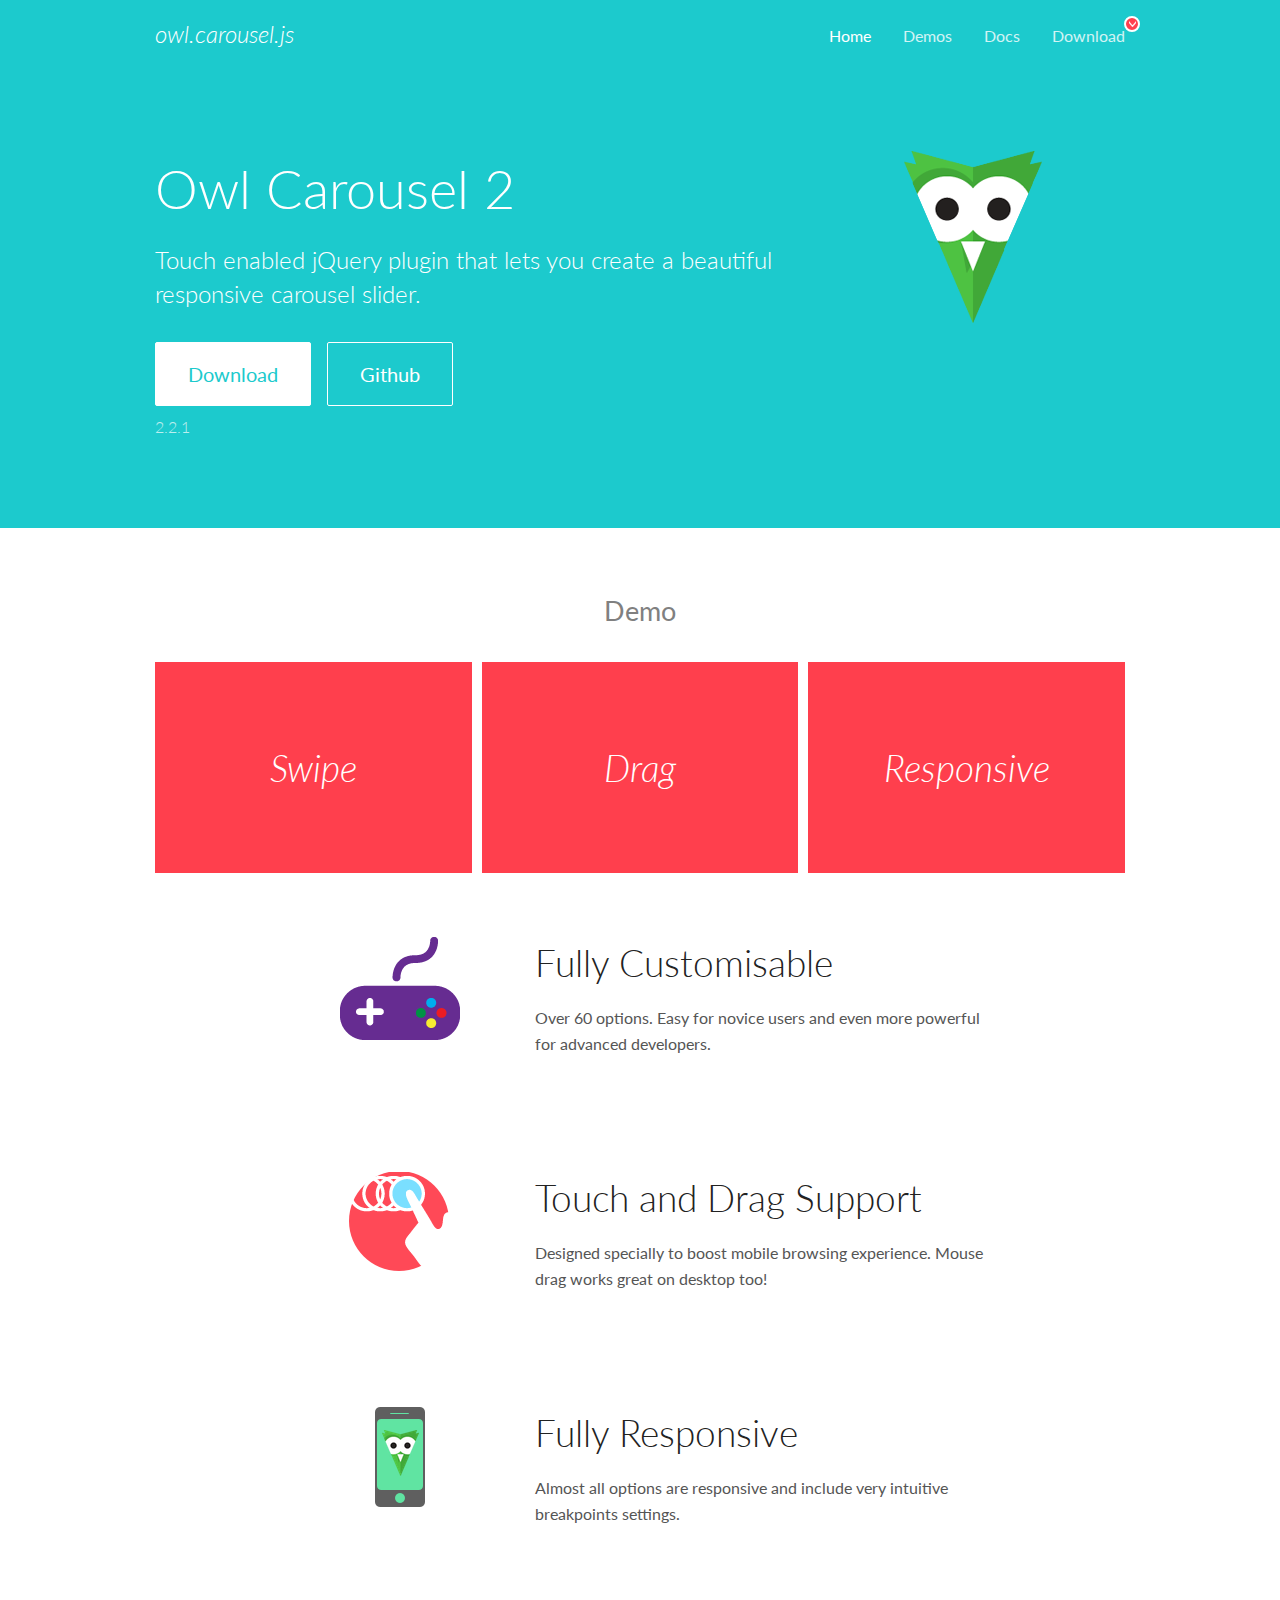
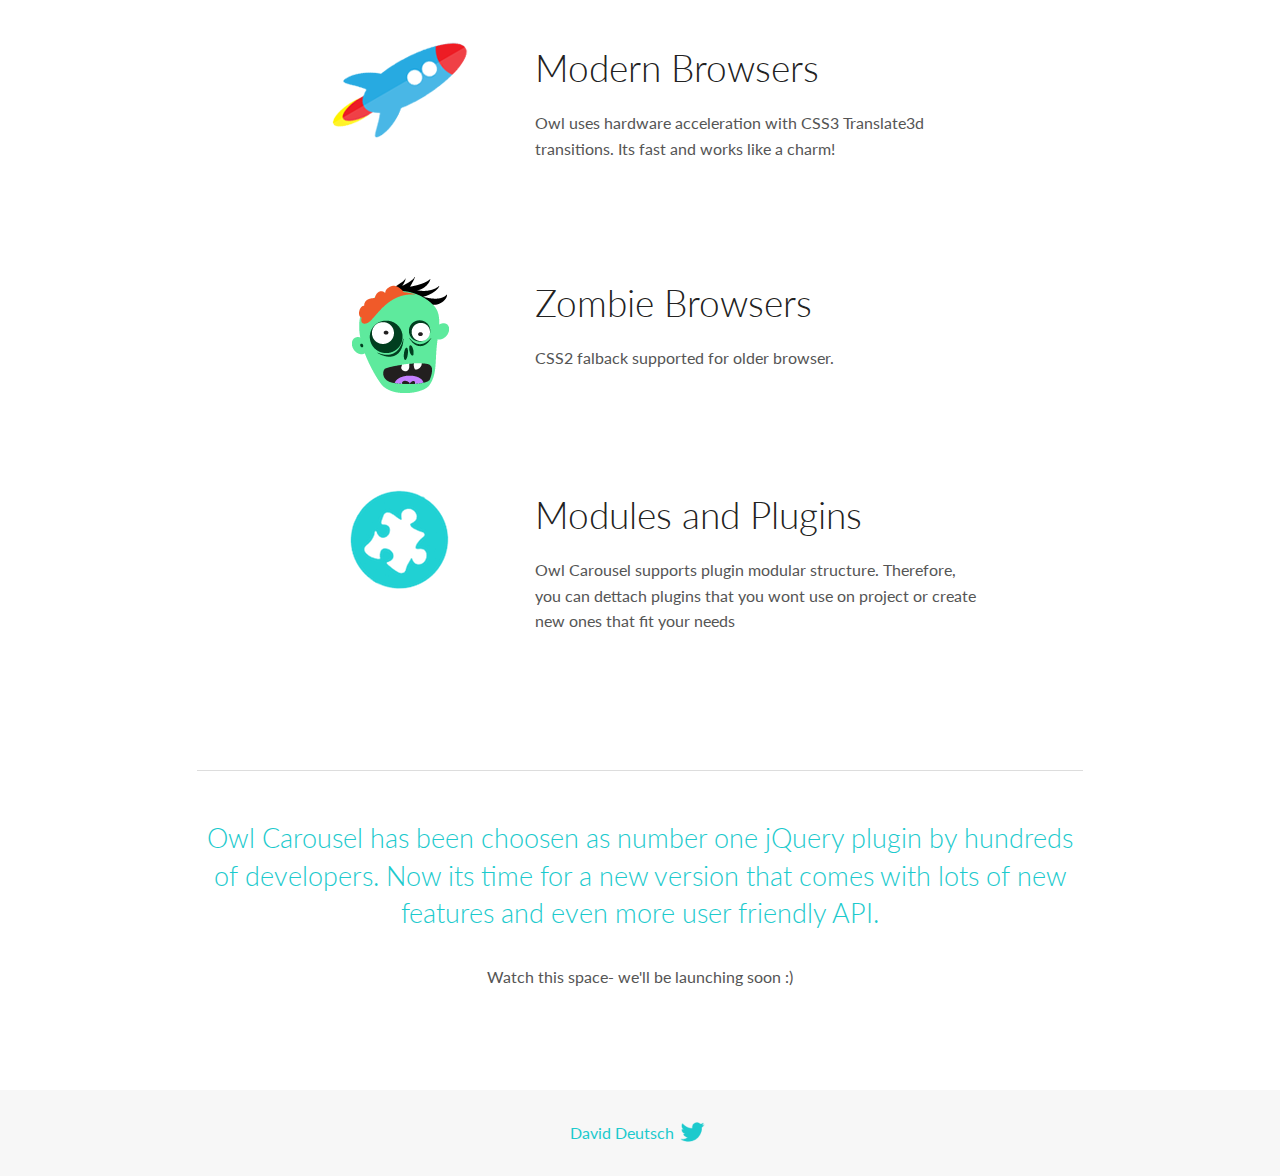
<file: assets/lib/owl.carousel/docs/index.html>
<!DOCTYPE html>
<html lang="en">
  <head>

    <!-- head -->
    <meta charset="utf-8">
    <meta name="msapplication-tap-highlight" content="no" />
    <meta name="viewport" content="width=device-width, initial-scale=1.0" />
    <meta name="description" content="Touch enabled jQuery plugin that lets you create beautiful responsive carousel slider.">
    <meta name="author" content="David Deutsch">
    <title>
      Home | Owl Carousel | 2.2.1
    </title>

    <!-- Stylesheets -->
    <link href='https://fonts.googleapis.com/css?family=Lato:300,400,700,400italic,300italic' rel='stylesheet' type='text/css'>
    <link rel="stylesheet" href="assets/css/docs.theme.min.css">

    <!-- Owl Stylesheets -->
    <link rel="stylesheet" href="assets/owlcarousel/assets/owl.carousel.min.css">
    <link rel="stylesheet" href="assets/owlcarousel/assets/owl.theme.default.min.css">

    <!-- HTML5 shim and Respond.js IE8 support of HTML5 elements and media queries -->

    <!--[if lt IE 9]>
      <script src="https://oss.maxcdn.com/libs/html5shiv/3.7.0/html5shiv.js"></script>
      <script src="https://oss.maxcdn.com/libs/respond.js/1.3.0/respond.min.js"></script>
    <![endif]-->

    <!-- Favicons -->
    <link rel="apple-touch-icon-precomposed" sizes="144x144" href="assets/ico/apple-touch-icon-144-precomposed.png">
    <link rel="shortcut icon" href="assets/ico/favicon.png">
    <link rel="shortcut icon" href="favicon.ico">

    <!-- Yeah i know js should not be in header. Its required for demos.-->

    <!-- javascript -->
    <script src="assets/vendors/jquery.min.js"></script>
    <script src="assets/owlcarousel/owl.carousel.js"></script>
  </head>
  <body>

    <!-- header -->
    <header class="header">
      <div class="row">
        <div class="large-12 columns">
          <div class="brand left">
            <h3>
              <a href="/OwlCarousel2/">owl.carousel.js</a> 
            </h3>
          </div>
          <a id="toggle-nav" class="right">
            <span></span> <span></span> <span></span> 
          </a> 
          <div class="nav-bar">
            <ul class="clearfix">
              <li class="active">
                <a href="/OwlCarousel2/index.html">Home</a> 
              </li>
              <li> <a href="/OwlCarousel2/demos/demos.html">Demos</a>  </li>
              <li> <a href="/OwlCarousel2/docs/started-welcome.html">Docs</a>  </li>
              <li>
                <a href="https://github.com/OwlCarousel2/OwlCarousel2/archive/2.2.1.zip">Download</a> 
                <span class="download"></span> 
              </li>
            </ul>
          </div>
        </div>
      </div>
    </header>

    <!-- home panel -->
    <section id="hero">
      <div class="row">
        <div class="large-8 medium-8 columns">
          <h1>Owl Carousel 2</h1>
          <h4>Touch enabled jQuery plugin that lets you create a beautiful responsive carousel slider.</h4>
          <a href="https://github.com/OwlCarousel2/OwlCarousel2/archive/2.2.1.zip" class="hero-button">Download</a> 
          <a href="https://github.com/OwlCarousel2/OwlCarousel2" class="hero-button outline">Github</a> 
          <p>2.2.1</p>
        </div>
        <div class="large-4 medium-4 columns">
          <img class="owl-logo" src="assets/img/owl-logo.png" alt="mr. Owl">
        </div>
      </div>
    </section>

    <!-- body -->
    <div class="home-demo">
      <div class="row">
        <div class="large-12 columns">
          <h3>Demo</h3>
          <div class="owl-carousel">
            <div class="item">
              <h2>Swipe</h2>
            </div>
            <div class="item">
              <h2>Drag</h2>
            </div>
            <div class="item">
              <h2>Responsive</h2>
            </div>
            <div class="item">
              <h2>CSS3</h2>
            </div>
            <div class="item">
              <h2>Fast</h2>
            </div>
            <div class="item">
              <h2>Easy</h2>
            </div>
            <div class="item">
              <h2>Free</h2>
            </div>
            <div class="item">
              <h2>Upgradable</h2>
            </div>
            <div class="item">
              <h2>Tons of options</h2>
            </div>
            <div class="item">
              <h2>Infinity</h2>
            </div>
            <div class="item">
              <h2>Auto Width</h2>
            </div>
          </div>
        </div>
      </div>
    </div>
    <script>
      var owl = $('.owl-carousel');
      owl.owlCarousel({
        margin: 10,
        loop: true,
        responsive: {
          0: {
            items: 1
          },
          600: {
            items: 2
          },
          1000: {
            items: 3
          }
        }
      })
    </script>

    <!-- features -->
    <div id="features">
      <div class="row">
        <div class="small-12 medium-9 small-centered columns">
          <section class="row feature">
            <div class="medium-4 small-12 columns">
              <img src="assets/img/feature-options.png" alt="">
            </div>
            <div class="medium-8 small-12 columns">
              <h2>Fully Customisable</h2>
              <p>Over 60 options. Easy for novice users and even more powerful for advanced developers.</p>
            </div>
          </section>
          <section class="row feature">
            <div class="medium-4 small-12 columns">
              <img src="assets/img/feature-drag.png" alt="">
            </div>
            <div class="medium-8 small-12 columns">
              <h2>Touch and Drag Support</h2>
              <p>Designed specially to boost mobile browsing experience. Mouse drag works great on desktop too!</p>
            </div>
          </section>
          <section class="row feature">
            <div class="medium-4 small-12 columns">
              <img src="assets/img/feature-responsive.png" alt="">
            </div>
            <div class="medium-8 small-12 columns">
              <h2>Fully Responsive</h2>
              <p>Almost all options are responsive and include very intuitive breakpoints settings.</p>
            </div>
          </section>
          <section class="row feature">
            <div class="medium-4 small-12 columns">
              <img src="assets/img/feature-modern.png" alt="">
            </div>
            <div class="medium-8 small-12 columns">
              <h2>Modern Browsers</h2>
              <p>Owl uses hardware acceleration with CSS3 Translate3d transitions. Its fast and works like a charm! </p>
            </div>
          </section>
          <section class="row feature">
            <div class="medium-4 small-12 columns">
              <img src="assets/img/feature-zombie.png" alt="">
            </div>
            <div class="medium-8 small-12 columns">
              <h2>Zombie Browsers</h2>
              <p>CSS2 falback supported for older browser.</p>
            </div>
          </section>
          <section class="row feature">
            <div class="medium-4 small-12 columns">
              <img src="assets/img/feature-module.png" alt="">
            </div>
            <div class="medium-8 small-12 columns">
              <h2>Modules and Plugins</h2>
              <p>Owl Carousel supports plugin modular structure. Therefore, you can dettach plugins that you wont use on project or create new ones that fit your needs</p>
            </div>
          </section>
        </div>
      </div>
    </div>

    <!-- footer -->
    <section id="teaser-text">
      <div class="row">
        <div class="small-12 medium-11 small-centered columns">
          <hr>
          <h3 id="owl-carousel-has-been-choosen-as-number-one-jquery-plugin-by-hundreds-of-developers-now-its-time-for-a-new-version-that-comes-with-lots-of-new-features-and-even-more-user-friendly-api-">Owl Carousel has been choosen as number one jQuery plugin by hundreds of developers. Now its time for a new version that comes with lots of new features and even more user friendly API.</h3>
          <p>Watch this space- we&#39;ll be launching soon :)</p>
        </div>
      </div>
    </section>

    <!-- footer -->
    <footer class="footer">
      <div class="row">
        <div class="large-12 columns">
          <h5>
            <a href="/OwlCarousel2/docs/support-contact.html">David Deutsch</a> 
            <a id="custom-tweet-button" href="https://twitter.com/share?url=https://github.com/OwlCarousel2/OwlCarousel2&text=Owl Carousel - This is so awesome! " target="_blank"></a> 
          </h5>
        </div>
      </div>
    </footer>

    <!-- vendors -->
    <script src="assets/vendors/highlight.js"></script>
    <script src="assets/js/app.js"></script>
  </body>
</html>
</file>
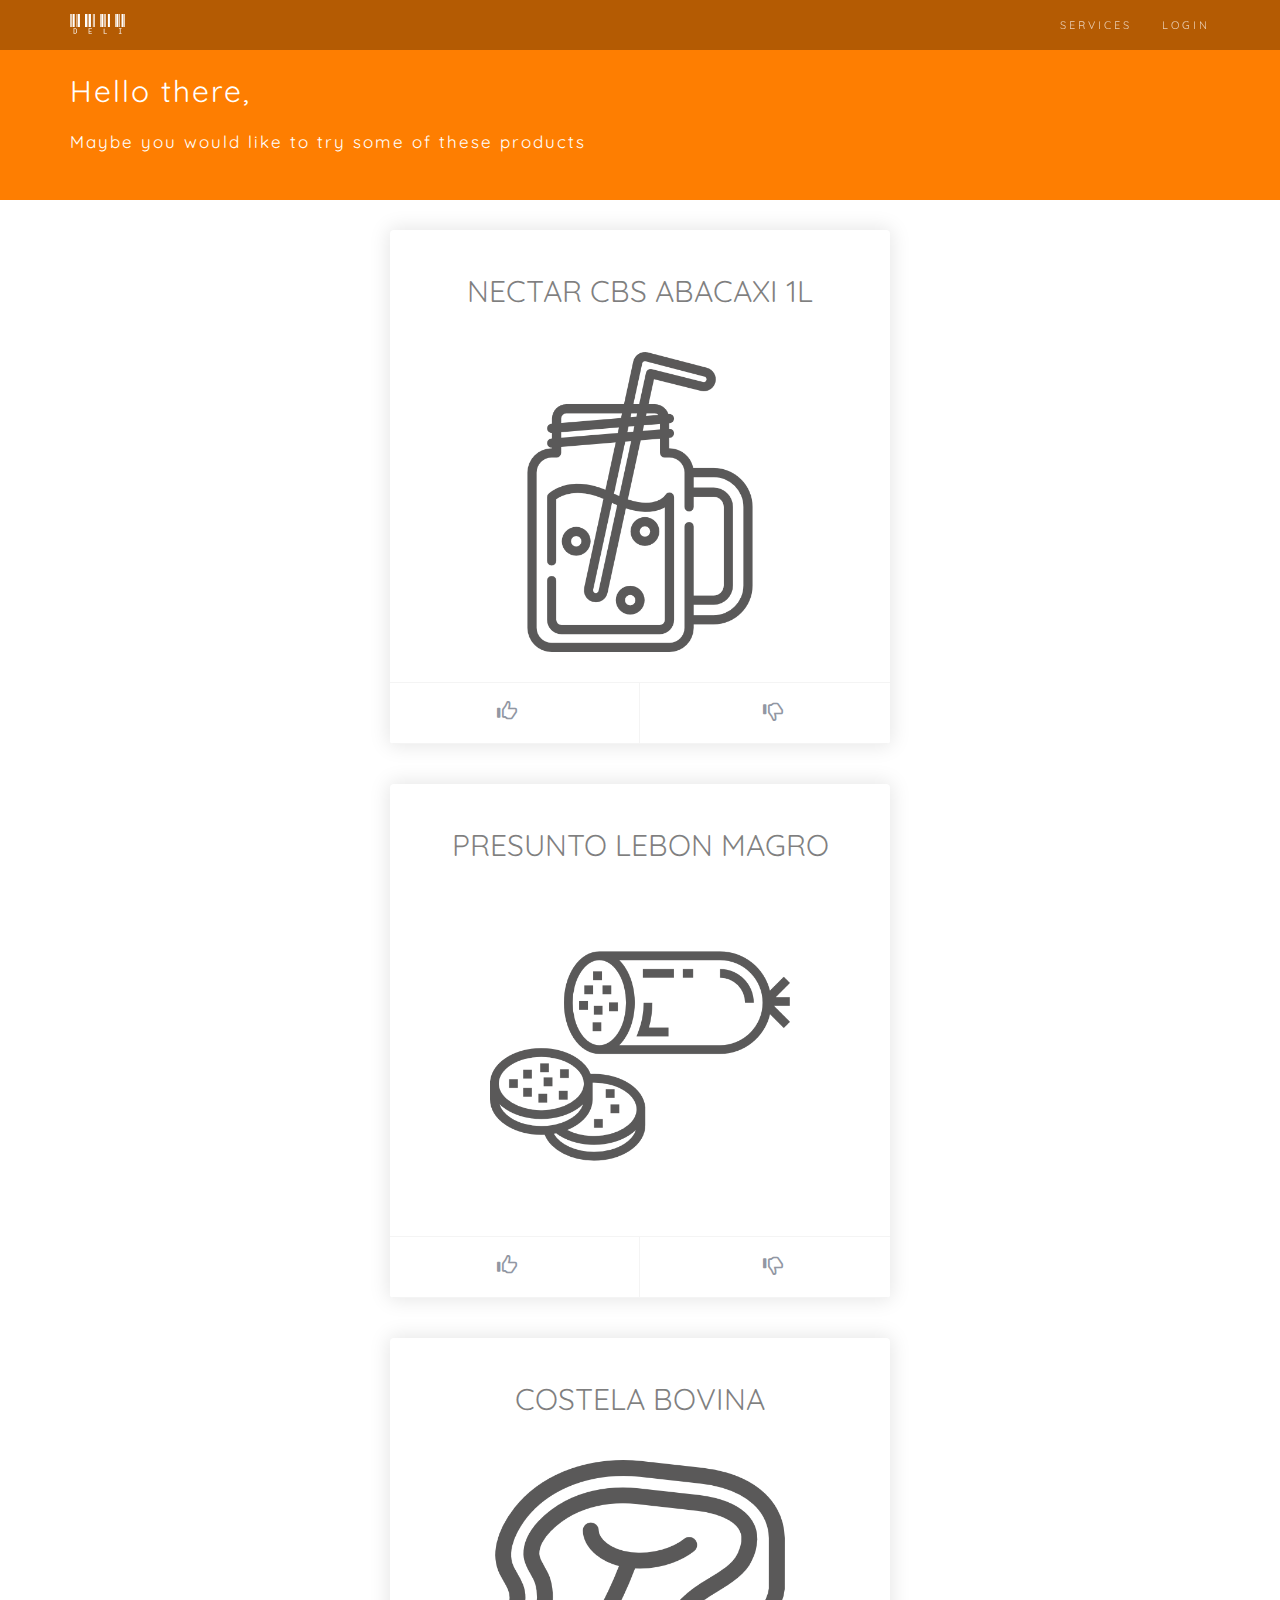
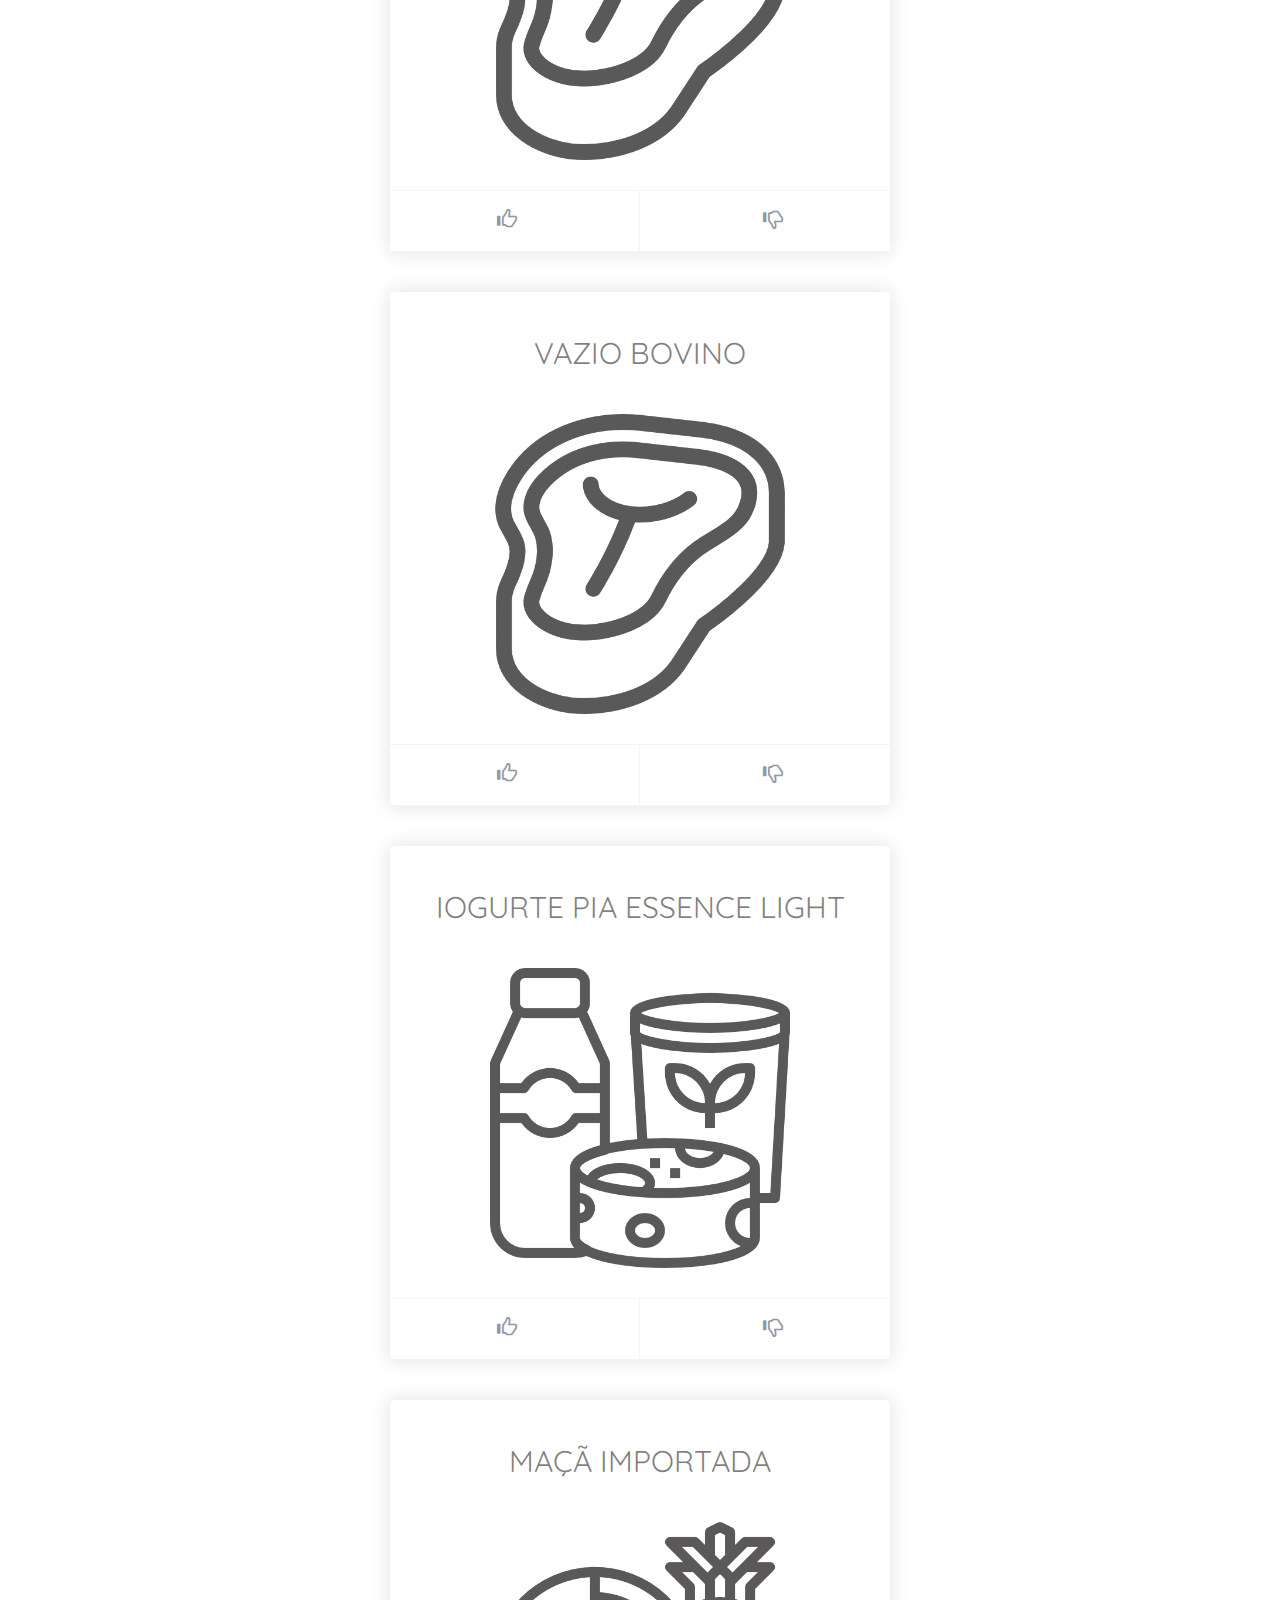
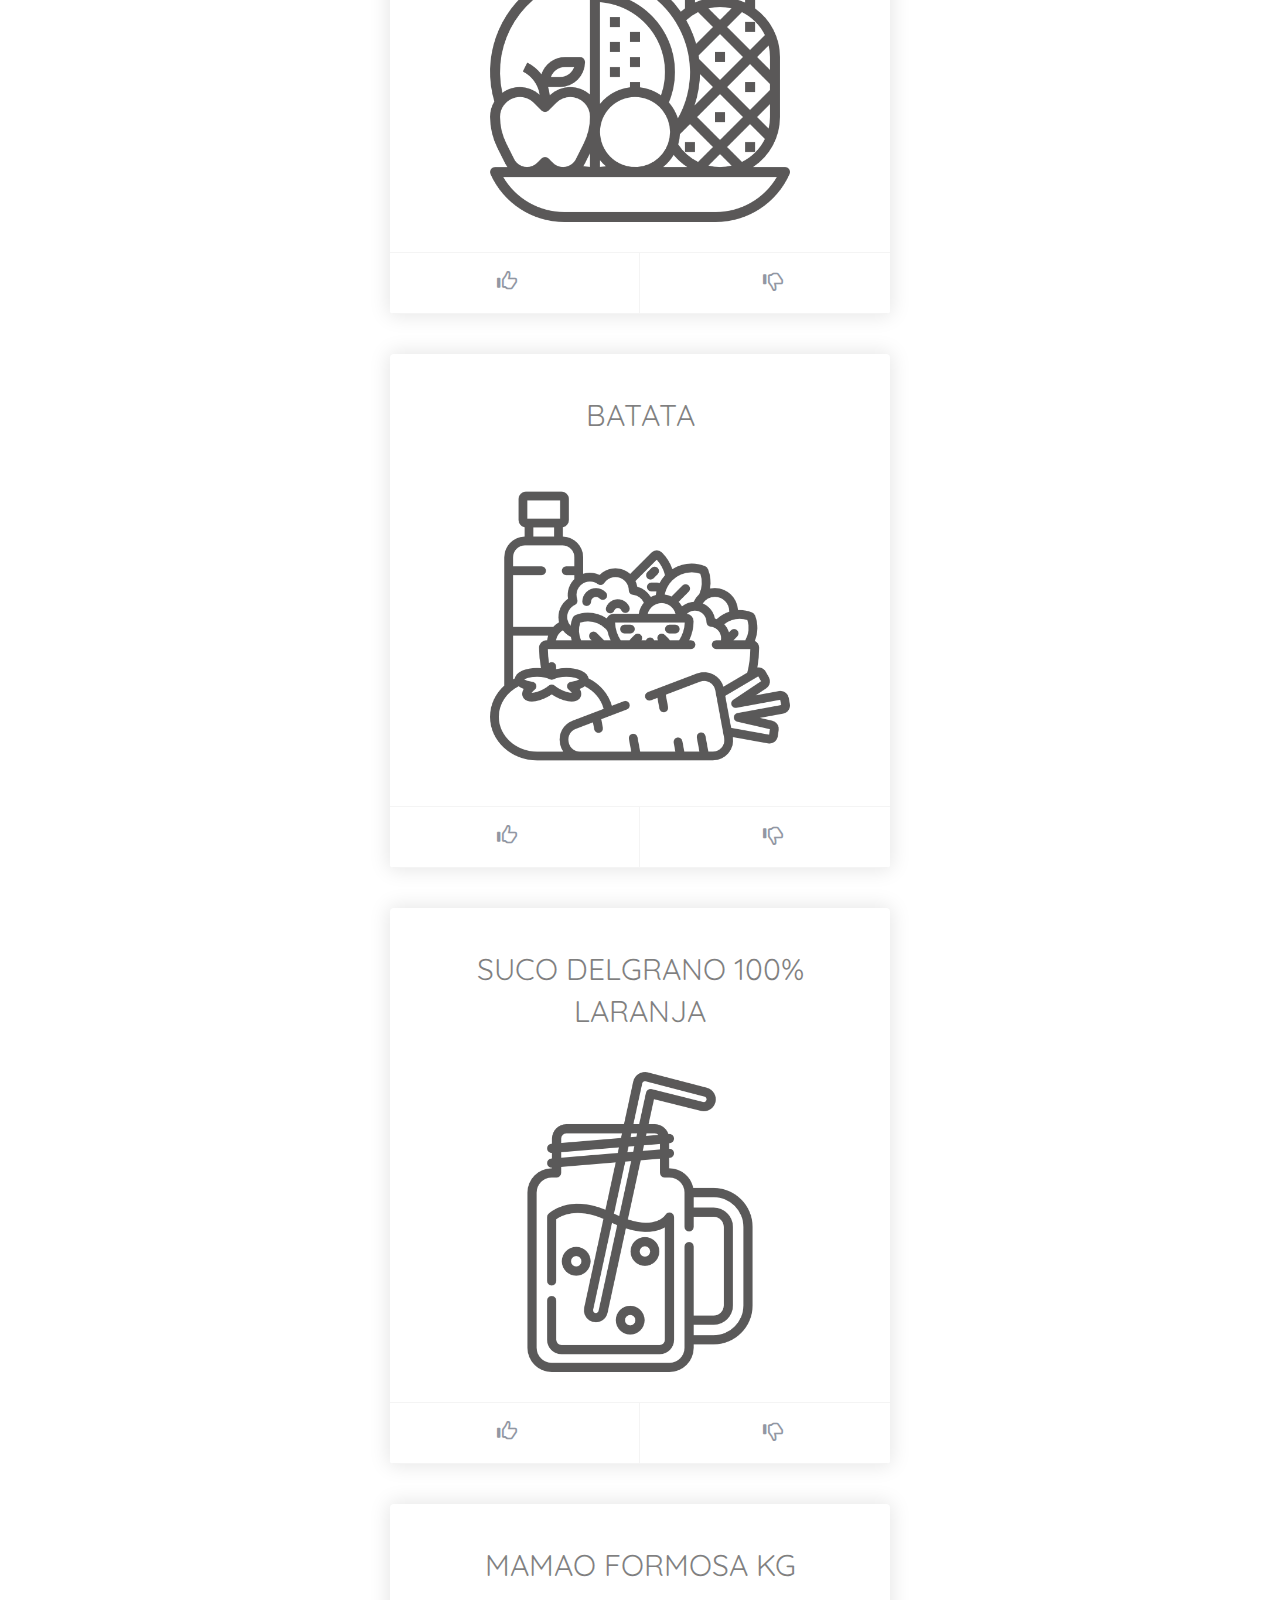
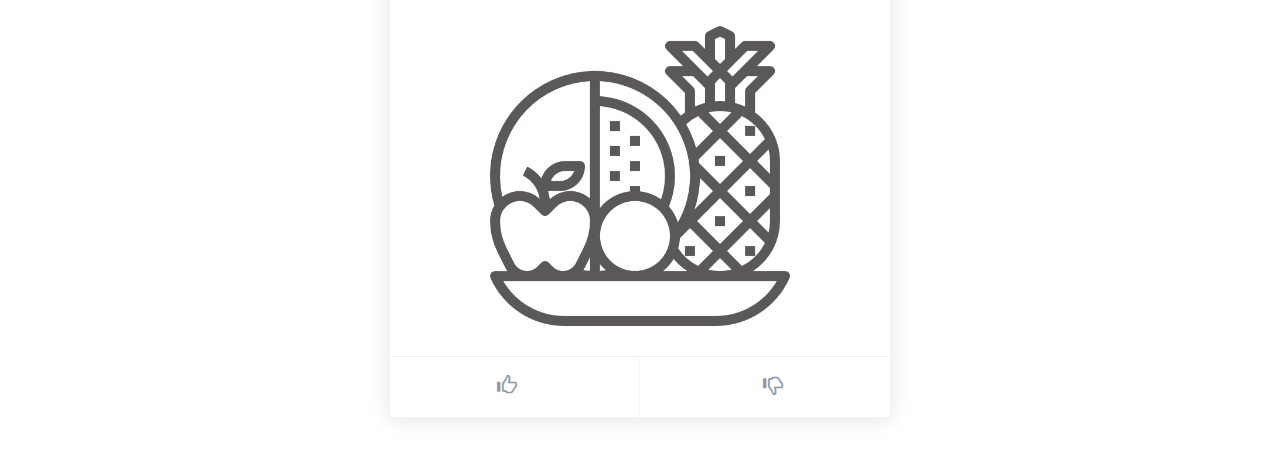
<file: deliOffers.html>
<!DOCTYPE html>
<html lang="en-US" dir="ltr">
<head>
    <meta charset="utf-8">
    <meta http-equiv="X-UA-Compatible" content="IE=edge">
    <meta name="viewport" content="width=device-width, initial-scale=1">
    <title>Venture iO</title>

    <link href="assets/lib/bootstrap/dist/css/bootstrap.min.css" rel="stylesheet">
    <!-- Template specific stylesheets-->
    <link href="https://fonts.googleapis.com/css?family=Roboto+Condensed:400,700" rel="stylesheet">
    <link href="https://fonts.googleapis.com/css?family=Volkhov:400i" rel="stylesheet">
    <link href="https://fonts.googleapis.com/css?family=Open+Sans:300,400,600,700,800" rel="stylesheet">
    <link href="https://fonts.googleapis.com/css?family=Libre+Barcode+39+Extended+Text" rel="stylesheet">
    <link href="assets/lib/animate.css/animate.css" rel="stylesheet">
    <link href="assets/lib/components-font-awesome/css/font-awesome.min.css" rel="stylesheet">
    <link href="assets/lib/et-line-font/et-line-font.css" rel="stylesheet">
    <link href="assets/lib/flexslider/flexslider.css" rel="stylesheet">
    <link href="assets/lib/owl.carousel/dist/assets/owl.carousel.min.css" rel="stylesheet">
    <link href="assets/lib/owl.carousel/dist/assets/owl.theme.default.min.css" rel="stylesheet">
    <link href="assets/lib/magnific-popup/dist/magnific-popup.css" rel="stylesheet">
    <link href="assets/lib/simple-text-rotator/simpletextrotator.css" rel="stylesheet">
    <link href='https://fonts.googleapis.com/css?family=Roboto:400,700,400italic' rel='stylesheet' type='text/css'>
    <link href="cdnjs.cloudflare.com/ajax/libs/d3/3.5.5/d3.min.js" rel="script">
    <link href="https://fonts.googleapis.com/css?family=Quicksand" rel="stylesheet">
    <link href="//netdna.bootstrapcdn.com/bootstrap/3.0.0/css/bootstrap.min.css" rel="stylesheet" id="bootstrap-css">
    <script src="//netdna.bootstrapcdn.com/bootstrap/3.0.0/js/bootstrap.min.js"></script>
    <script src="//code.jquery.com/jquery-1.11.1.min.js"></script>
    <!-- Main stylesheet and color file-->
    <link href="assets/css/style.css" rel="stylesheet">
</head>
<body>
    <nav class="navbar navbar-custom navbar-fixed-top" role="navigation">
        <div class="container">
            <div class="navbar-header">
                <button class="navbar-toggle" type="button" data-toggle="collapse" data-target="#custom-collapse"><span
                        class="sr-only">Toggle navigation</span><span class="icon-bar"></span><span
                        class="icon-bar"></span><span class="icon-bar"></span></button>
                <a class="navbar-brand barcode-font" href="index.html">DELI</a>
            </div>
            <div class="collapse navbar-collapse" id="custom-collapse">
                <ul class="nav navbar-nav navbar-right">
                    <li><a class="quicksand" href="services.html">Services</a></li>
                    <li><a class="quicksand" href="login.html">Login</a></li>
                </ul>
            </div>
        </div>
    </nav>
    <div class="transaction-page-header colored">
        <div class="container">
            <h3 class="titan-title-size-2 quicksand">Hello there,</h3>
            <h4 class="titan-title-size-1 quicksand">Maybe you would like to try some of these products</h4>
        </div>
    </div>
    <section>
        <div class="container">
            <div class="box image">
                <div class="box-header">
                    <h2 class="quicksand">NECTAR CBS ABACAXI 1L</h2>
                </div>
                <div class="box-content">
                    <div class="content">
                        <img src="assets/images/001-juice.png" alt="" />
                    </div>
                </div>
                <div class="box-buttons">
                    <div class="row">
                        <button><span class="glyphicon glyphicon-thumbs-up"></span></button>
                        <button><span class="glyphicon glyphicon-thumbs-down"></span></button>
                    </div>
                </div>
            </div>
            <div class="box image">
                <div class="box-header">
                    <h2 class="quicksand">PRESUNTO LEBON MAGRO</h2>
                </div>
                <div class="box-content">
                    <div class="content">
                        <img src="assets/images/004-sausage.png" alt="" />
                    </div>
                </div>
                <div class="box-buttons">
                    <div class="row">
                        <button><span class="glyphicon glyphicon-thumbs-up"></span></button>
                        <button><span class="glyphicon glyphicon-thumbs-down"></span></button>
                    </div>
                </div>
            </div>
            <div class="box image">
                <div class="box-header">
                    <h2 class="quicksand">COSTELA BOVINA</h2>
                </div>
                <div class="box-content">
                    <div class="content">
                        <img src="assets/images/002-thick-steak.png" alt="" />
                    </div>
                </div>
                <div class="box-buttons">
                    <div class="row">
                        <button><span class="glyphicon glyphicon-thumbs-up"></span></button>
                        <button><span class="glyphicon glyphicon-thumbs-down"></span></button>
                    </div>
                </div>
            </div>
            <div class="box image">
                <div class="box-header">
                    <h2 class="quicksand">VAZIO BOVINO</h2>
                </div>
                <div class="box-content">
                    <div class="content">
                        <img src="assets/images/002-thick-steak.png" alt="" />
                    </div>
                </div>
                <div class="box-buttons">
                    <div class="row">
                        <button><span class="glyphicon glyphicon-thumbs-up"></span></button>
                        <button><span class="glyphicon glyphicon-thumbs-down"></span></button>
                    </div>
                </div>
            </div>
            <div class="box image">
                <div class="box-header">
                    <h2 class="quicksand">IOGURTE PIA ESSENCE LIGHT</h2>
                </div>
                <div class="box-content">
                    <div class="content">
                        <img src="assets/images/006-milky.png" alt="" />
                    </div>
                </div>
                <div class="box-buttons">
                    <div class="row">
                        <button><span class="glyphicon glyphicon-thumbs-up"></span></button>
                        <button><span class="glyphicon glyphicon-thumbs-down"></span></button>
                    </div>
                </div>
            </div>
            <div class="box image">
                <div class="box-header">
                    <h2 class="quicksand">MAÇÃ IMPORTADA</h2>
                </div>
                <div class="box-content">
                    <div class="content">
                        <img src="assets/images/fruit.png" alt="" />
                    </div>
                </div>
                <div class="box-buttons">
                    <div class="row">
                        <button><span class="glyphicon glyphicon-thumbs-up"></span></button>
                        <button><span class="glyphicon glyphicon-thumbs-down"></span></button>
                    </div>
                </div>
            </div>
            <div class="box image">
                <div class="box-header">
                    <h2 class="quicksand">BATATA</h2>
                </div>
                <div class="box-content">
                    <div class="content">
                        <img src="assets/images/005-diet.png" alt="" />
                    </div>
                </div>
                <div class="box-buttons">
                    <div class="row">
                        <button><span class="glyphicon glyphicon-thumbs-up"></span></button>
                        <button><span class="glyphicon glyphicon-thumbs-down"></span></button>
                    </div>
                </div>
            </div>
            <div class="box image">
                <div class="box-header">
                    <h2 class="quicksand">SUCO DELGRANO 100% LARANJA</h2>
                </div>
                <div class="box-content">
                    <div class="content">
                        <img src="assets/images/001-juice.png" alt="" />
                    </div>
                </div>
                <div class="box-buttons">
                    <div class="row">
                        <button><span class="glyphicon glyphicon-thumbs-up"></span></button>
                        <button><span class="glyphicon glyphicon-thumbs-down"></span></button>
                    </div>
                </div>
            </div>
            <div class="box image">
                <div class="box-header">
                    <h2 class="quicksand">MAMAO FORMOSA KG</h2>
                </div>
                <div class="box-content">
                    <div class="content">
                        <img src="assets/images/fruit.png" alt="" />
                    </div>
                </div>
                <div class="box-buttons">
                    <div class="row">
                        <button><span class="glyphicon glyphicon-thumbs-up"></span></button>
                        <button><span class="glyphicon glyphicon-thumbs-down"></span></button>
                    </div>
                </div>
            </div>
        </div>
    </section>
    <div class="scroll-up"><a href="#totop"><i class="fa fa-angle-double-up"></i></a></div>

</body>
</html>
</file>
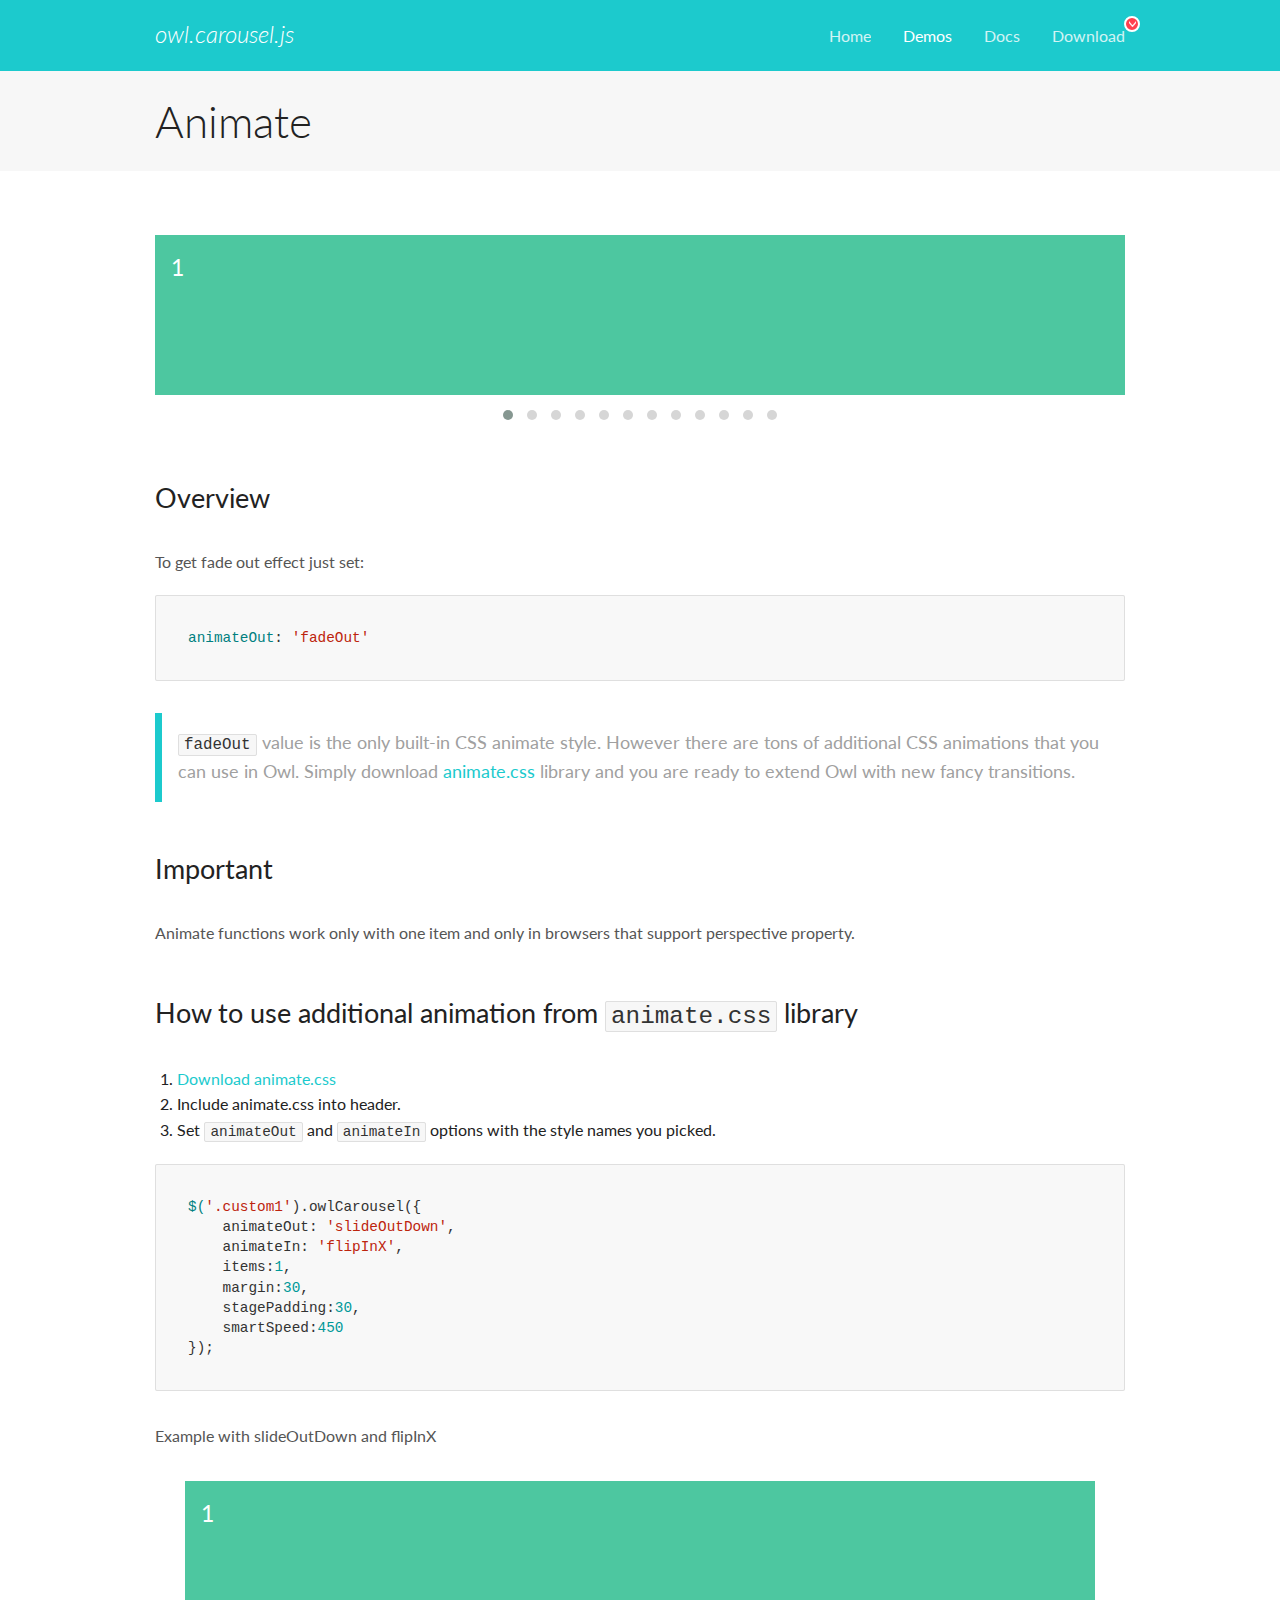
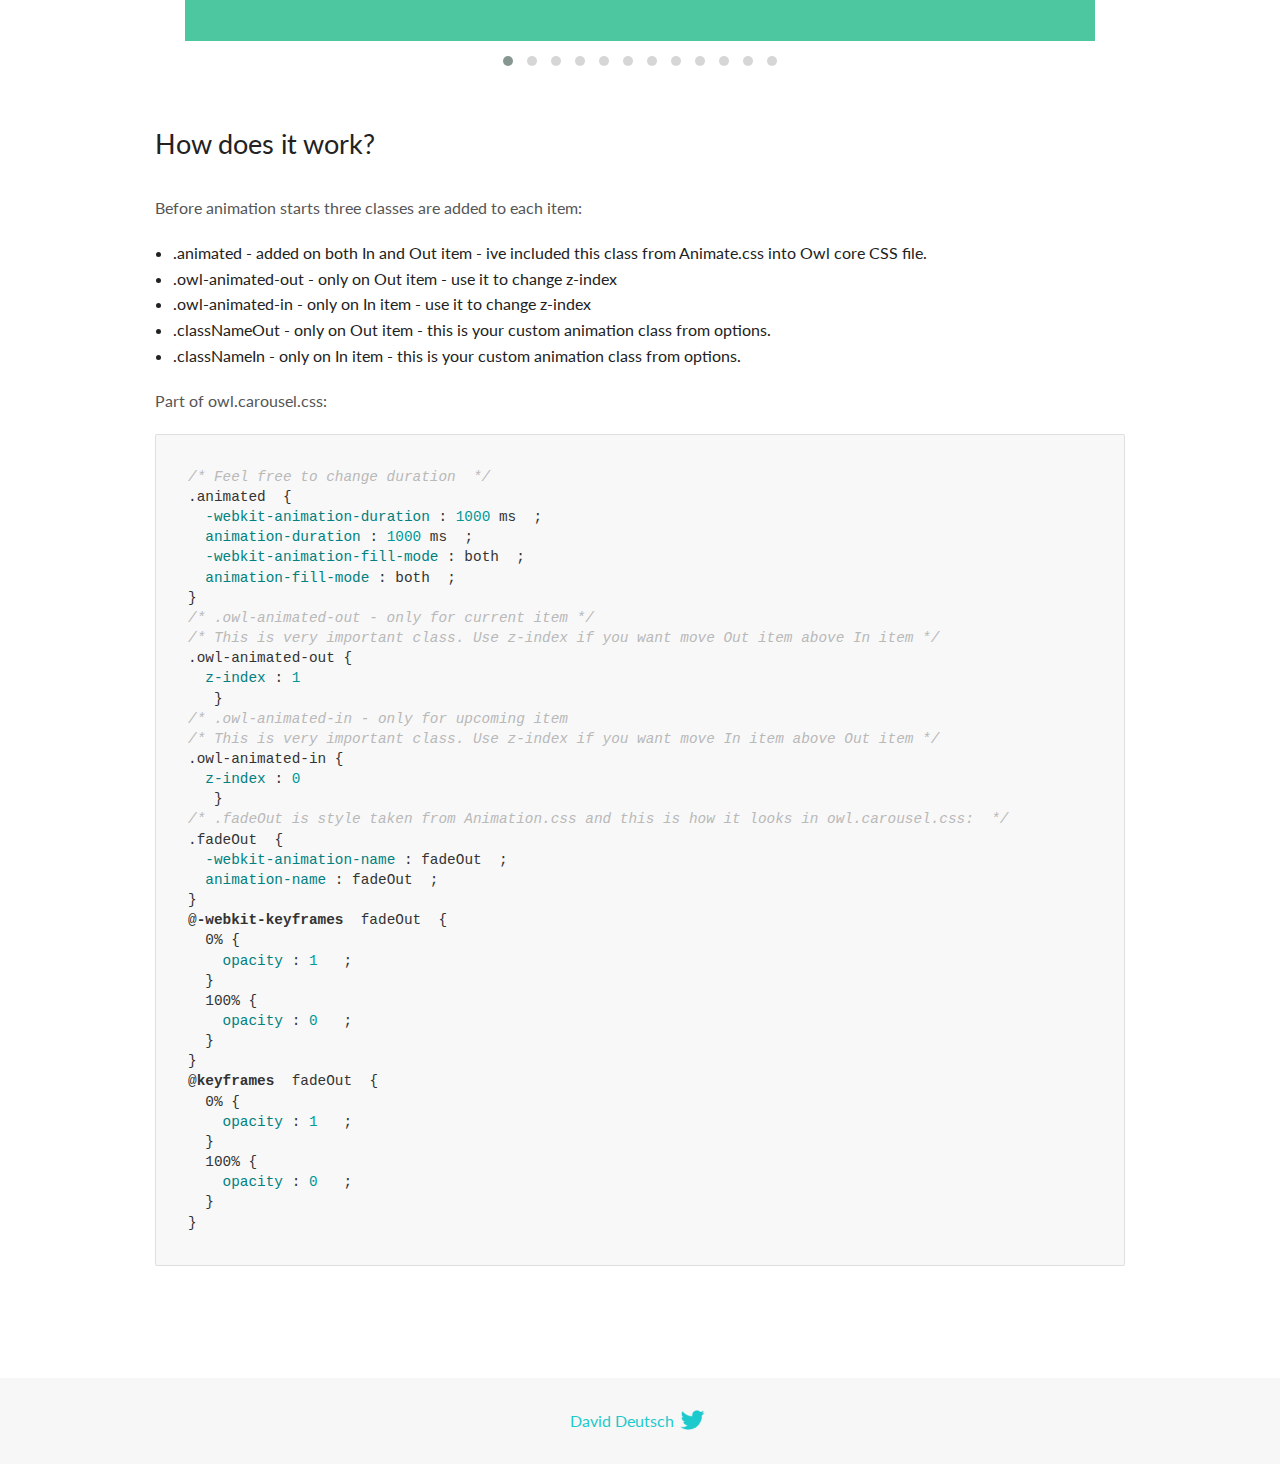
<file: assets/lib/owl.carousel/docs/demos/animate.html>
<!DOCTYPE html>
<html lang="en">
  <head>

    <!-- head -->
    <meta charset="utf-8">
    <meta name="msapplication-tap-highlight" content="no" />
    <meta name="viewport" content="width=device-width, initial-scale=1.0" />
    <meta name="description" content="Animate carousel">
    <meta name="author" content="David Deutsch">
    <title>
      Animate Demo | Owl Carousel | 2.2.1
    </title>

    <!-- Stylesheets -->
    <link href='https://fonts.googleapis.com/css?family=Lato:300,400,700,400italic,300italic' rel='stylesheet' type='text/css'>
    <link rel="stylesheet" href="../assets/css/docs.theme.min.css">

    <!-- Owl Stylesheets -->
    <link rel="stylesheet" href="../assets/owlcarousel/assets/owl.carousel.min.css">
    <link rel="stylesheet" href="../assets/owlcarousel/assets/owl.theme.default.min.css">

    <!-- HTML5 shim and Respond.js IE8 support of HTML5 elements and media queries -->

    <!--[if lt IE 9]>
      <script src="https://oss.maxcdn.com/libs/html5shiv/3.7.0/html5shiv.js"></script>
      <script src="https://oss.maxcdn.com/libs/respond.js/1.3.0/respond.min.js"></script>
    <![endif]-->

    <!-- Favicons -->
    <link rel="apple-touch-icon-precomposed" sizes="144x144" href="../assets/ico/apple-touch-icon-144-precomposed.png">
    <link rel="shortcut icon" href="../assets/ico/favicon.png">
    <link rel="shortcut icon" href="favicon.ico">

    <!-- Yeah i know js should not be in header. Its required for demos.-->

    <!-- javascript -->
    <script src="../assets/vendors/jquery.min.js"></script>
    <script src="../assets/owlcarousel/owl.carousel.js"></script>
  </head>
  <body>

    <!-- header -->
    <header class="header">
      <div class="row">
        <div class="large-12 columns">
          <div class="brand left">
            <h3>
              <a href="/OwlCarousel2/">owl.carousel.js</a> 
            </h3>
          </div>
          <a id="toggle-nav" class="right">
            <span></span> <span></span> <span></span> 
          </a> 
          <div class="nav-bar">
            <ul class="clearfix">
              <li> <a href="/OwlCarousel2/index.html">Home</a>  </li>
              <li class="active">
                <a href="/OwlCarousel2/demos/demos.html">Demos</a> 
              </li>
              <li> <a href="/OwlCarousel2/docs/started-welcome.html">Docs</a>  </li>
              <li>
                <a href="https://github.com/OwlCarousel2/OwlCarousel2/archive/2.2.1.zip">Download</a> 
                <span class="download"></span> 
              </li>
            </ul>
          </div>
        </div>
      </div>
    </header>

    <!-- title -->
    <section class="title">
      <div class="row">
        <div class="large-12 columns">
          <h1>Animate</h1>
        </div>
      </div>
    </section>

    <!--  Demos -->
    <section id="demos">
      <div class="row">
        <div class="large-12 columns">
          <div class="fadeOut owl-carousel owl-theme">
            <div class="item">
              <h4>1</h4>
            </div>
            <div class="item">
              <h4>2</h4>
            </div>
            <div class="item">
              <h4>3</h4>
            </div>
            <div class="item">
              <h4>4</h4>
            </div>
            <div class="item">
              <h4>5</h4>
            </div>
            <div class="item">
              <h4>6</h4>
            </div>
            <div class="item">
              <h4>7</h4>
            </div>
            <div class="item">
              <h4>8</h4>
            </div>
            <div class="item">
              <h4>9</h4>
            </div>
            <div class="item">
              <h4>10</h4>
            </div>
            <div class="item">
              <h4>11</h4>
            </div>
            <div class="item">
              <h4>12</h4>
            </div>
          </div>
          <h3 id="overview">Overview</h3>
          <p>To get fade out effect just set:</p>
          <pre><code>animateOut: &#39;fadeOut&#39;</code></pre>
          <blockquote>
            <p><code>fadeOut</code> value is the only built-in CSS animate style. However there are tons of additional CSS animations that you can use in Owl. Simply download
              <a href="https://daneden.github.io/animate.css/">animate.css</a>  library and you are ready to extend Owl with new fancy transitions.</p>
          </blockquote>
          <h3 id="important">Important</h3>
          <p>Animate functions work only with one item and only in browsers that support perspective property.</p>
          <h3 id="how-to-use-additional-animation-from-animate-css-library">How to use additional animation from <code>animate.css</code> library</h3>
          <ol>
            <li> <a href="https://daneden.github.io/animate.css/">Download animate.css</a>  </li>
            <li>Include animate.css into header.</li>
            <li>Set <code>animateOut</code> and <code>animateIn</code> options with the style names you picked.</li>
          </ol>
          <pre><code>$(&#39;.custom1&#39;).owlCarousel({
    animateOut: &#39;slideOutDown&#39;,
    animateIn: &#39;flipInX&#39;,
    items:1,
    margin:30,
    stagePadding:30,
    smartSpeed:450
});</code></pre>
          <p>Example with slideOutDown and flipInX</p>
          <div class="custom1 owl-carousel owl-theme">
            <div class="item">
              <h4>1</h4>
            </div>
            <div class="item">
              <h4>2</h4>
            </div>
            <div class="item">
              <h4>3</h4>
            </div>
            <div class="item">
              <h4>4</h4>
            </div>
            <div class="item">
              <h4>5</h4>
            </div>
            <div class="item">
              <h4>6</h4>
            </div>
            <div class="item">
              <h4>7</h4>
            </div>
            <div class="item">
              <h4>8</h4>
            </div>
            <div class="item">
              <h4>9</h4>
            </div>
            <div class="item">
              <h4>10</h4>
            </div>
            <div class="item">
              <h4>11</h4>
            </div>
            <div class="item">
              <h4>12</h4>
            </div>
          </div>
          <h3 id="how-does-it-work-">How does it work?</h3>
          <p>Before animation starts three classes are added to each item:</p>
          <ul>
            <li>.animated - added on both In and Out item - ive included this class from Animate.css into Owl core CSS file.</li>
            <li>.owl-animated-out - only on Out item - use it to change z-index</li>
            <li>.owl-animated-in - only on In item - use it to change z-index</li>
            <li>.classNameOut - only on Out item - this is your custom animation class from options.</li>
            <li>.classNameIn - only on In item - this is your custom animation class from options.</li>
          </ul>
          <p>Part of owl.carousel.css:</p>
          <pre><code class="language-css"><span class="comment">/* Feel free to change duration  */</span> 
<span class="class">.animated</span>  <span class="rules">{
  <span class="rule"><span class="attribute">-webkit-animation-duration</span> :<span class="value"> <span class="number">1000</span> ms</span> </span> ;
  <span class="rule"><span class="attribute">animation-duration</span> :<span class="value"> <span class="number">1000</span> ms</span> </span> ;
  <span class="rule"><span class="attribute">-webkit-animation-fill-mode</span> :<span class="value"> both</span> </span> ;
  <span class="rule"><span class="attribute">animation-fill-mode</span> :<span class="value"> both</span> </span> ;
<span class="rule">}</span> </span> 
<span class="comment">/* .owl-animated-out - only for current item */</span> 
<span class="comment">/* This is very important class. Use z-index if you want move Out item above In item */</span> 
<span class="class">.owl-animated-out</span> <span class="rules">{
  <span class="rule"><span class="attribute">z-index</span> :<span class="value"> <span class="number">1</span> 
</span> </span> </span> }
<span class="comment">/* .owl-animated-in - only for upcoming item
/* This is very important class. Use z-index if you want move In item above Out item */</span> 
<span class="class">.owl-animated-in</span> <span class="rules">{
  <span class="rule"><span class="attribute">z-index</span> :<span class="value"> <span class="number">0</span> 
</span> </span> </span> }
<span class="comment">/* .fadeOut is style taken from Animation.css and this is how it looks in owl.carousel.css:  */</span> 
<span class="class">.fadeOut</span>  <span class="rules">{
  <span class="rule"><span class="attribute">-webkit-animation-name</span> :<span class="value"> fadeOut</span> </span> ;
  <span class="rule"><span class="attribute">animation-name</span> :<span class="value"> fadeOut</span> </span> ;
<span class="rule">}</span> </span> 
<span class="at_rule">@<span class="keyword">-webkit-keyframes</span>  fadeOut </span> {
  0% <span class="rules">{
    <span class="rule"><span class="attribute">opacity</span> :<span class="value"> <span class="number">1</span> </span> </span> ;
  <span class="rule">}</span> </span> 
  100% <span class="rules">{
    <span class="rule"><span class="attribute">opacity</span> :<span class="value"> <span class="number">0</span> </span> </span> ;
  <span class="rule">}</span> </span> 
}
<span class="at_rule">@<span class="keyword">keyframes</span>  fadeOut </span> {
  0% <span class="rules">{
    <span class="rule"><span class="attribute">opacity</span> :<span class="value"> <span class="number">1</span> </span> </span> ;
  <span class="rule">}</span> </span> 
  100% <span class="rules">{
    <span class="rule"><span class="attribute">opacity</span> :<span class="value"> <span class="number">0</span> </span> </span> ;
  <span class="rule">}</span> </span> 
}</code></pre>
          <link rel="stylesheet" href="../assets/css/animate.css">
          <script>
            jQuery(document).ready(function($) {
              $('.fadeOut').owlCarousel({
                items: 1,
                animateOut: 'fadeOut',
                loop: true,
                margin: 10,
              });
              $('.custom1').owlCarousel({
                animateOut: 'slideOutDown',
                animateIn: 'flipInX',
                items: 1,
                margin: 30,
                stagePadding: 30,
                smartSpeed: 450
              });
            });
          </script>
        </div>
      </div>
    </section>

    <!-- footer -->
    <footer class="footer">
      <div class="row">
        <div class="large-12 columns">
          <h5>
            <a href="/OwlCarousel2/docs/support-contact.html">David Deutsch</a> 
            <a id="custom-tweet-button" href="https://twitter.com/share?url=https://github.com/OwlCarousel2/OwlCarousel2&text=Owl Carousel - This is so awesome! " target="_blank"></a> 
          </h5>
        </div>
      </div>
    </footer>

    <!-- vendors -->
    <script src="../assets/vendors/highlight.js"></script>
    <script src="../assets/js/app.js"></script>
  </body>
</html>
</file>
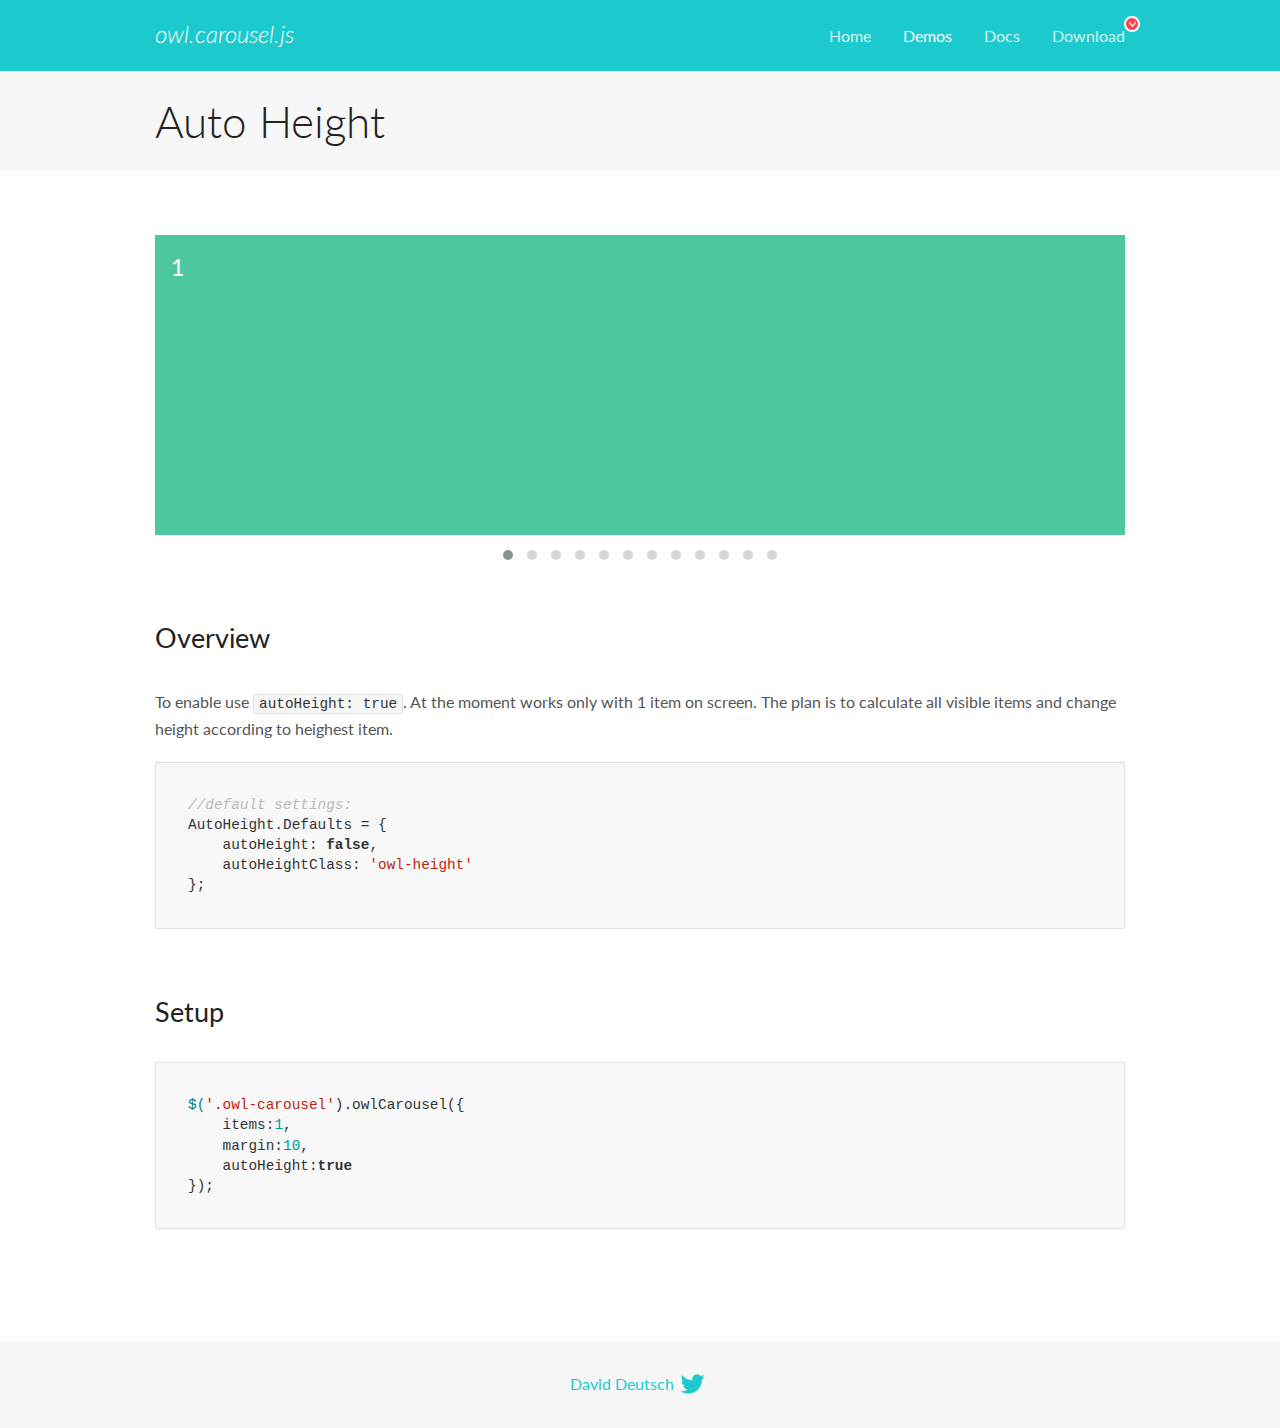
<file: assets/lib/owl.carousel/docs/demos/autoheight.html>
<!DOCTYPE html>
<html lang="en">
  <head>

    <!-- head -->
    <meta charset="utf-8">
    <meta name="msapplication-tap-highlight" content="no" />
    <meta name="viewport" content="width=device-width, initial-scale=1.0" />
    <meta name="description" content="autoHeight usage demo">
    <meta name="author" content="David Deutsch">
    <title>
      Auto Height Demo | Owl Carousel | 2.2.1
    </title>

    <!-- Stylesheets -->
    <link href='https://fonts.googleapis.com/css?family=Lato:300,400,700,400italic,300italic' rel='stylesheet' type='text/css'>
    <link rel="stylesheet" href="../assets/css/docs.theme.min.css">

    <!-- Owl Stylesheets -->
    <link rel="stylesheet" href="../assets/owlcarousel/assets/owl.carousel.min.css">
    <link rel="stylesheet" href="../assets/owlcarousel/assets/owl.theme.default.min.css">

    <!-- HTML5 shim and Respond.js IE8 support of HTML5 elements and media queries -->

    <!--[if lt IE 9]>
      <script src="https://oss.maxcdn.com/libs/html5shiv/3.7.0/html5shiv.js"></script>
      <script src="https://oss.maxcdn.com/libs/respond.js/1.3.0/respond.min.js"></script>
    <![endif]-->

    <!-- Favicons -->
    <link rel="apple-touch-icon-precomposed" sizes="144x144" href="../assets/ico/apple-touch-icon-144-precomposed.png">
    <link rel="shortcut icon" href="../assets/ico/favicon.png">
    <link rel="shortcut icon" href="favicon.ico">

    <!-- Yeah i know js should not be in header. Its required for demos.-->

    <!-- javascript -->
    <script src="../assets/vendors/jquery.min.js"></script>
    <script src="../assets/owlcarousel/owl.carousel.js"></script>
  </head>
  <body>

    <!-- header -->
    <header class="header">
      <div class="row">
        <div class="large-12 columns">
          <div class="brand left">
            <h3>
              <a href="/OwlCarousel2/">owl.carousel.js</a> 
            </h3>
          </div>
          <a id="toggle-nav" class="right">
            <span></span> <span></span> <span></span> 
          </a> 
          <div class="nav-bar">
            <ul class="clearfix">
              <li> <a href="/OwlCarousel2/index.html">Home</a>  </li>
              <li class="active">
                <a href="/OwlCarousel2/demos/demos.html">Demos</a> 
              </li>
              <li> <a href="/OwlCarousel2/docs/started-welcome.html">Docs</a>  </li>
              <li>
                <a href="https://github.com/OwlCarousel2/OwlCarousel2/archive/2.2.1.zip">Download</a> 
                <span class="download"></span> 
              </li>
            </ul>
          </div>
        </div>
      </div>
    </header>

    <!-- title -->
    <section class="title">
      <div class="row">
        <div class="large-12 columns">
          <h1>Auto Height</h1>
        </div>
      </div>
    </section>

    <!--  Demos -->
    <section id="demos">
      <div class="row">
        <div class="large-12 columns">
          <div class="owl-carousel owl-theme">
            <div class="item" style="height:300px">
              <h4>1</h4>
            </div>
            <div class="item" style="height:100px">
              <h4>2</h4>
            </div>
            <div class="item" style="height:500px">
              <h4>3</h4>
            </div>
            <div class="item" style="height:250px">
              <h4>4</h4>
            </div>
            <div class="item" style="height:400px">
              <h4>5</h4>
            </div>
            <div class="item" style="height:500px">
              <h4>6</h4>
            </div>
            <div class="item" style="height:600px">
              <h4>7</h4>
            </div>
            <div class="item" style="height:400px">
              <h4>8</h4>
            </div>
            <div class="item" style="height:300px">
              <h4>9</h4>
            </div>
            <div class="item" style="height:350px">
              <h4>10</h4>
            </div>
            <div class="item" style="height:200px">
              <h4>11</h4>
            </div>
            <div class="item" style="height:150px">
              <h4>12</h4>
            </div>
          </div>
          <h3 id="overview">Overview</h3>
          <p>To enable use <code>autoHeight: true</code>. At the moment works only with 1 item on screen. The plan is to calculate all visible items and change height according to heighest item.</p>
          <pre><code>//default settings:
AutoHeight.Defaults = {
    autoHeight: false,
    autoHeightClass: &#39;owl-height&#39;
};</code></pre>
          <h3 id="setup">Setup</h3>
          <pre><code>$(&#39;.owl-carousel&#39;).owlCarousel({
    items:1,
    margin:10,
    autoHeight:true
});</code></pre>
          <script>
            $(document).ready(function() {
              $('.owl-carousel').owlCarousel({
                items: 1,
                margin: 10,
                autoHeight: true
              });
            })
          </script>
        </div>
      </div>
    </section>

    <!-- footer -->
    <footer class="footer">
      <div class="row">
        <div class="large-12 columns">
          <h5>
            <a href="/OwlCarousel2/docs/support-contact.html">David Deutsch</a> 
            <a id="custom-tweet-button" href="https://twitter.com/share?url=https://github.com/OwlCarousel2/OwlCarousel2&text=Owl Carousel - This is so awesome! " target="_blank"></a> 
          </h5>
        </div>
      </div>
    </footer>

    <!-- vendors -->
    <script src="../assets/vendors/highlight.js"></script>
    <script src="../assets/js/app.js"></script>
  </body>
</html>
</file>
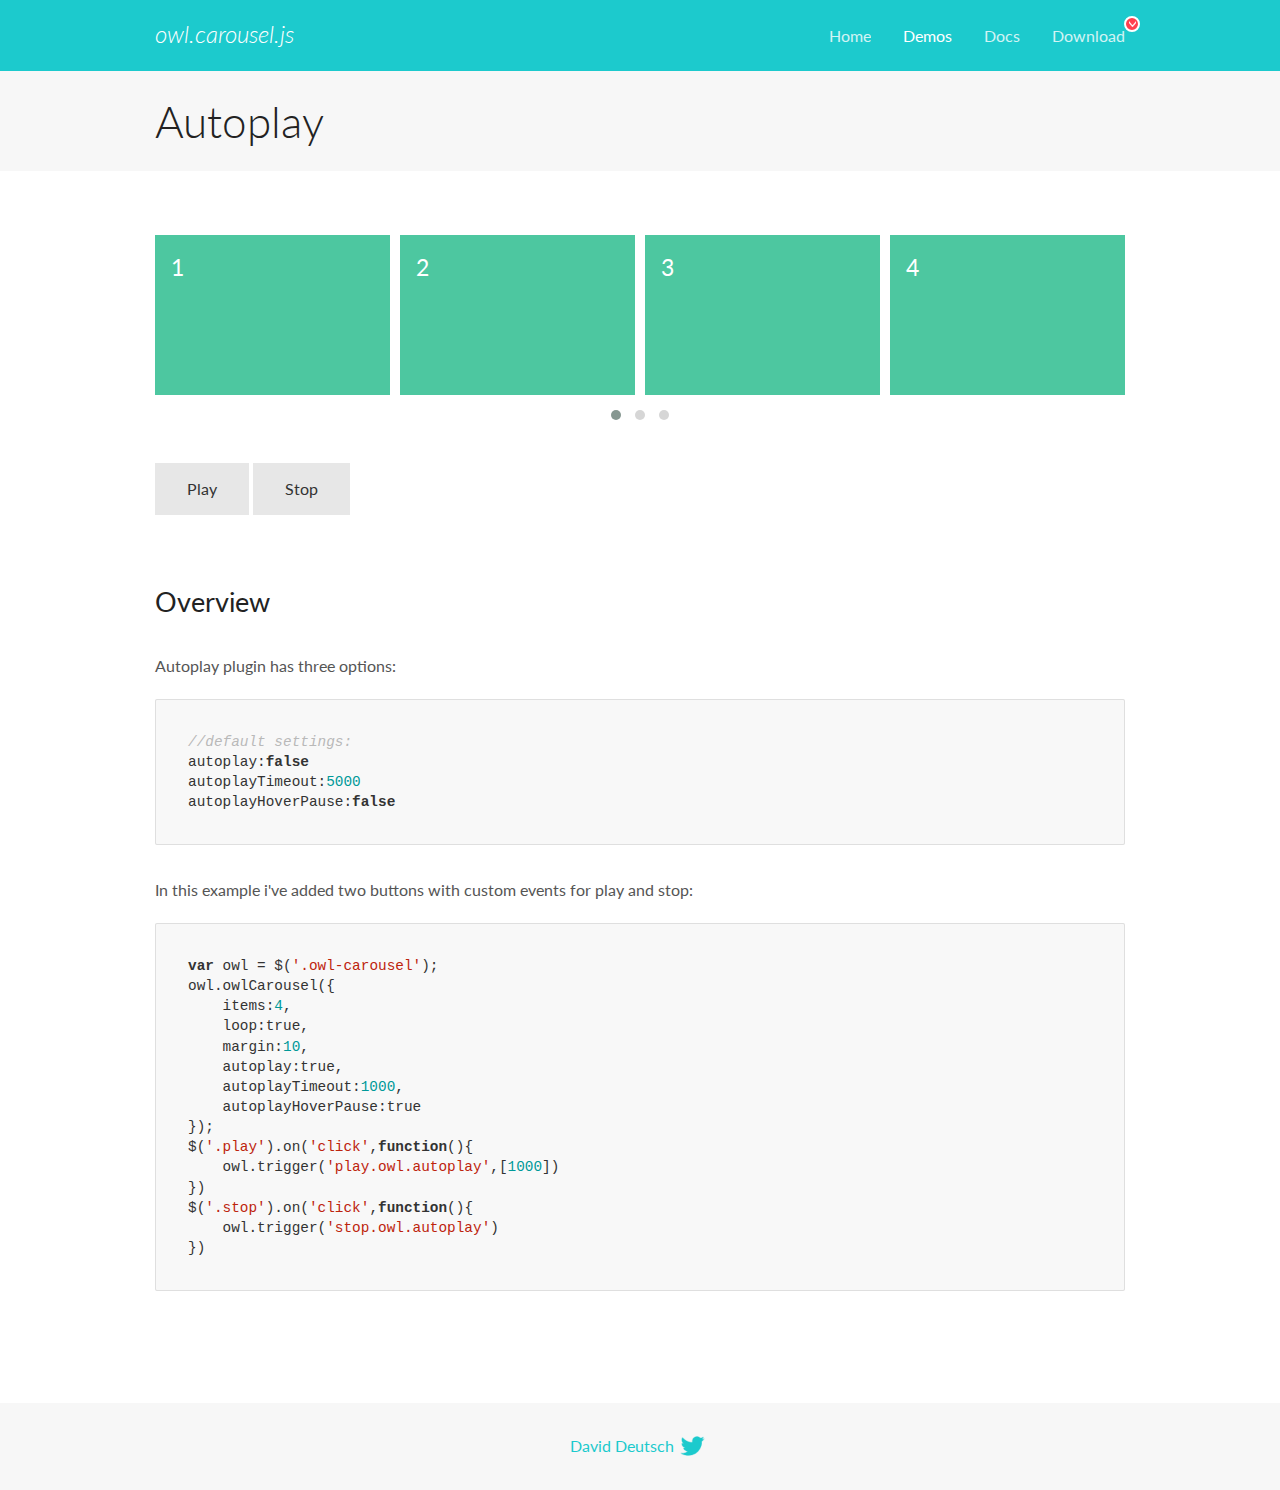
<file: assets/lib/owl.carousel/docs/demos/autoplay.html>
<!DOCTYPE html>
<html lang="en">
  <head>

    <!-- head -->
    <meta charset="utf-8">
    <meta name="msapplication-tap-highlight" content="no" />
    <meta name="viewport" content="width=device-width, initial-scale=1.0" />
    <meta name="description" content="Autoplay usage demo">
    <meta name="author" content="David Deutsch">
    <title>
      Autoplay Demo | Owl Carousel | 2.2.1
    </title>

    <!-- Stylesheets -->
    <link href='https://fonts.googleapis.com/css?family=Lato:300,400,700,400italic,300italic' rel='stylesheet' type='text/css'>
    <link rel="stylesheet" href="../assets/css/docs.theme.min.css">

    <!-- Owl Stylesheets -->
    <link rel="stylesheet" href="../assets/owlcarousel/assets/owl.carousel.min.css">
    <link rel="stylesheet" href="../assets/owlcarousel/assets/owl.theme.default.min.css">

    <!-- HTML5 shim and Respond.js IE8 support of HTML5 elements and media queries -->

    <!--[if lt IE 9]>
      <script src="https://oss.maxcdn.com/libs/html5shiv/3.7.0/html5shiv.js"></script>
      <script src="https://oss.maxcdn.com/libs/respond.js/1.3.0/respond.min.js"></script>
    <![endif]-->

    <!-- Favicons -->
    <link rel="apple-touch-icon-precomposed" sizes="144x144" href="../assets/ico/apple-touch-icon-144-precomposed.png">
    <link rel="shortcut icon" href="../assets/ico/favicon.png">
    <link rel="shortcut icon" href="favicon.ico">

    <!-- Yeah i know js should not be in header. Its required for demos.-->

    <!-- javascript -->
    <script src="../assets/vendors/jquery.min.js"></script>
    <script src="../assets/owlcarousel/owl.carousel.js"></script>
  </head>
  <body>

    <!-- header -->
    <header class="header">
      <div class="row">
        <div class="large-12 columns">
          <div class="brand left">
            <h3>
              <a href="/OwlCarousel2/">owl.carousel.js</a> 
            </h3>
          </div>
          <a id="toggle-nav" class="right">
            <span></span> <span></span> <span></span> 
          </a> 
          <div class="nav-bar">
            <ul class="clearfix">
              <li> <a href="/OwlCarousel2/index.html">Home</a>  </li>
              <li class="active">
                <a href="/OwlCarousel2/demos/demos.html">Demos</a> 
              </li>
              <li> <a href="/OwlCarousel2/docs/started-welcome.html">Docs</a>  </li>
              <li>
                <a href="https://github.com/OwlCarousel2/OwlCarousel2/archive/2.2.1.zip">Download</a> 
                <span class="download"></span> 
              </li>
            </ul>
          </div>
        </div>
      </div>
    </header>

    <!-- title -->
    <section class="title">
      <div class="row">
        <div class="large-12 columns">
          <h1>Autoplay</h1>
        </div>
      </div>
    </section>

    <!--  Demos -->
    <section id="demos">
      <div class="row">
        <div class="large-12 columns">
          <div class="owl-carousel owl-theme">
            <div class="item">
              <h4>1</h4>
            </div>
            <div class="item">
              <h4>2</h4>
            </div>
            <div class="item">
              <h4>3</h4>
            </div>
            <div class="item">
              <h4>4</h4>
            </div>
            <div class="item">
              <h4>5</h4>
            </div>
            <div class="item">
              <h4>6</h4>
            </div>
            <div class="item">
              <h4>7</h4>
            </div>
            <div class="item">
              <h4>8</h4>
            </div>
            <div class="item">
              <h4>9</h4>
            </div>
            <div class="item">
              <h4>10</h4>
            </div>
            <div class="item">
              <h4>11</h4>
            </div>
            <div class="item">
              <h4>12</h4>
            </div>
          </div>
          <a class="button secondary play">Play</a> 
          <a class="button secondary stop">Stop</a> 
          <h3 id="overview">Overview</h3>
          <p>Autoplay plugin has three options:</p>
          <pre><code>//default settings:
autoplay:false
autoplayTimeout:5000
autoplayHoverPause:false</code></pre>
          <p>In this example i&#39;ve added two buttons with custom events for play and stop:</p>
          <pre><code>var owl = $(&#39;.owl-carousel&#39;);
owl.owlCarousel({
    items:4,
    loop:true,
    margin:10,
    autoplay:true,
    autoplayTimeout:1000,
    autoplayHoverPause:true
});
$(&#39;.play&#39;).on(&#39;click&#39;,function(){
    owl.trigger(&#39;play.owl.autoplay&#39;,[1000])
})
$(&#39;.stop&#39;).on(&#39;click&#39;,function(){
    owl.trigger(&#39;stop.owl.autoplay&#39;)
})</code></pre>
          <script>
            $(document).ready(function() {
              var owl = $('.owl-carousel');
              owl.owlCarousel({
                items: 4,
                loop: true,
                margin: 10,
                autoplay: true,
                autoplayTimeout: 1000,
                autoplayHoverPause: true
              });
              $('.play').on('click', function() {
                owl.trigger('play.owl.autoplay', [1000])
              })
              $('.stop').on('click', function() {
                owl.trigger('stop.owl.autoplay')
              })
            })
          </script>
        </div>
      </div>
    </section>

    <!-- footer -->
    <footer class="footer">
      <div class="row">
        <div class="large-12 columns">
          <h5>
            <a href="/OwlCarousel2/docs/support-contact.html">David Deutsch</a> 
            <a id="custom-tweet-button" href="https://twitter.com/share?url=https://github.com/OwlCarousel2/OwlCarousel2&text=Owl Carousel - This is so awesome! " target="_blank"></a> 
          </h5>
        </div>
      </div>
    </footer>

    <!-- vendors -->
    <script src="../assets/vendors/highlight.js"></script>
    <script src="../assets/js/app.js"></script>
  </body>
</html>
</file>
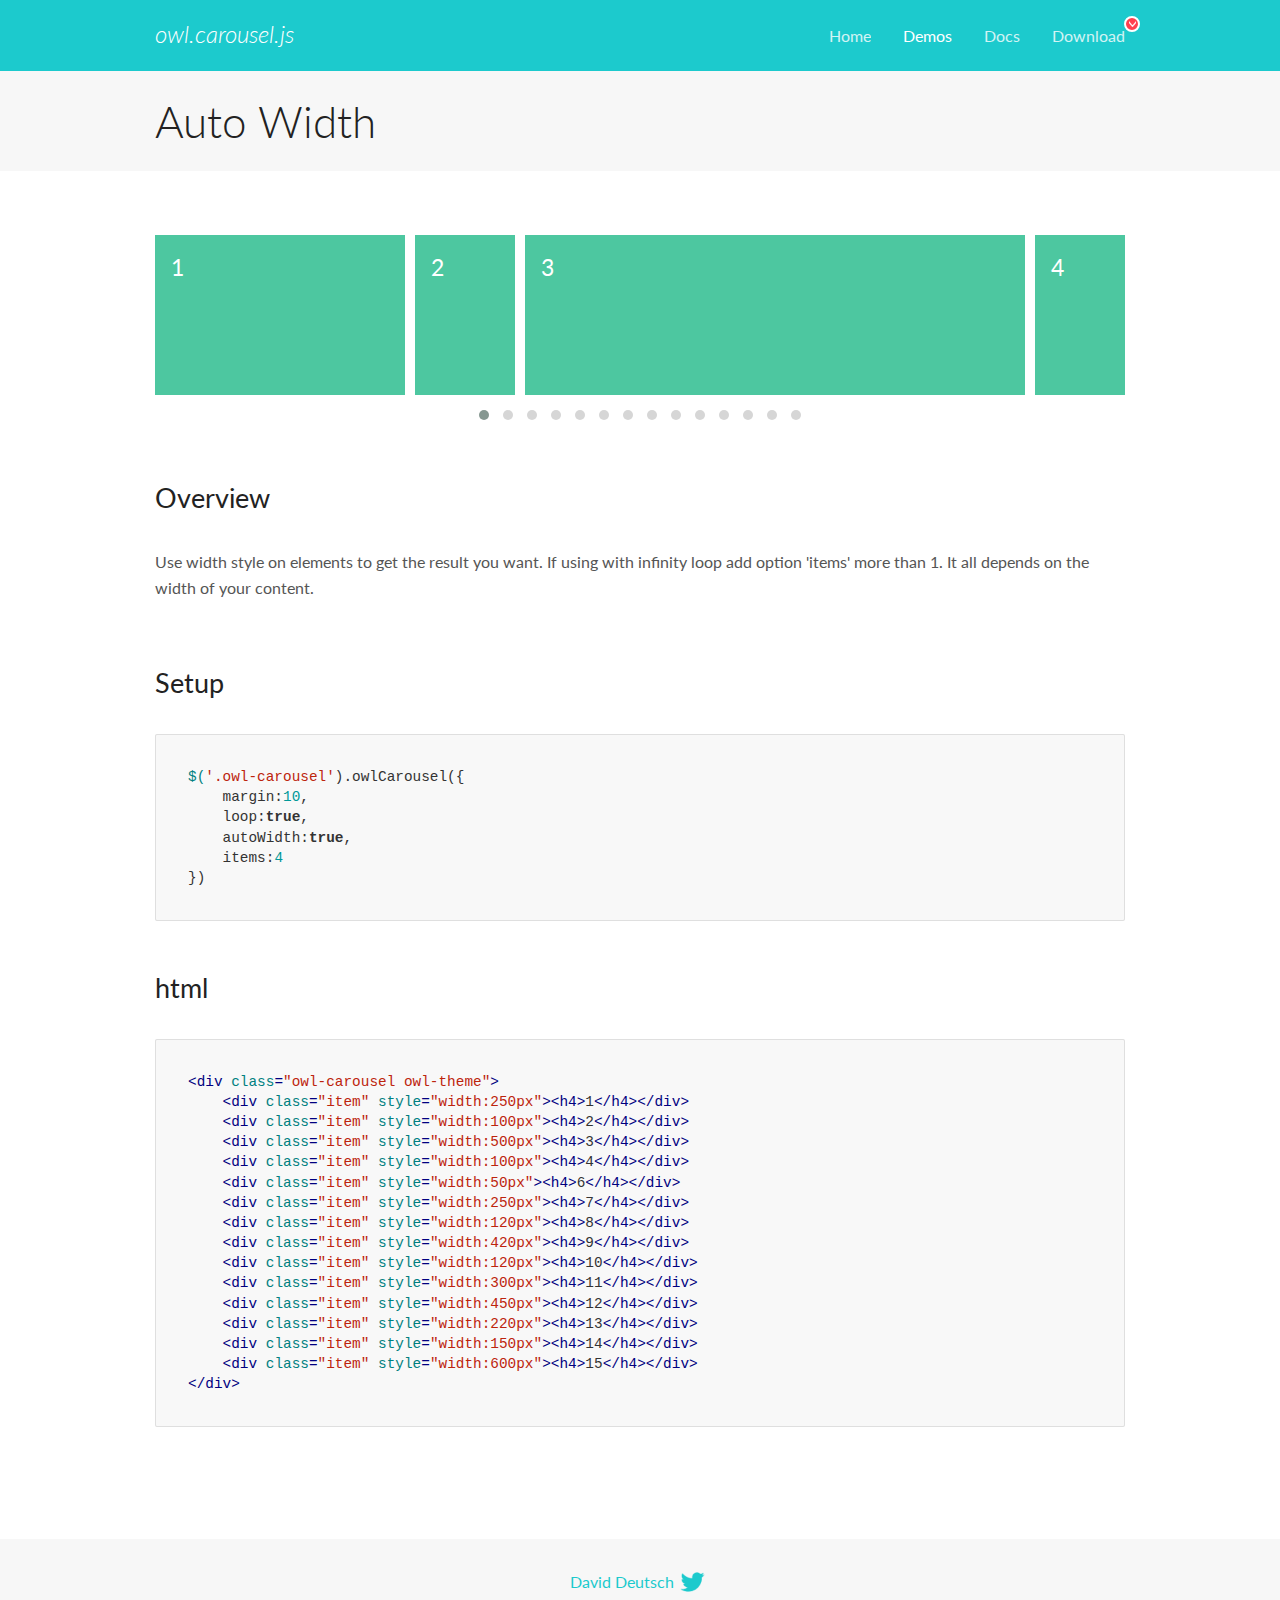
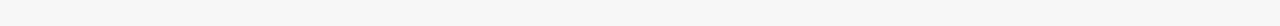
<file: assets/lib/owl.carousel/docs/demos/autowidth.html>
<!DOCTYPE html>
<html lang="en">
  <head>

    <!-- head -->
    <meta charset="utf-8">
    <meta name="msapplication-tap-highlight" content="no" />
    <meta name="viewport" content="width=device-width, initial-scale=1.0" />
    <meta name="description" content="Auto Width">
    <meta name="author" content="David Deutsch">
    <title>
      Auto Width Demo | Owl Carousel | 2.2.1
    </title>

    <!-- Stylesheets -->
    <link href='https://fonts.googleapis.com/css?family=Lato:300,400,700,400italic,300italic' rel='stylesheet' type='text/css'>
    <link rel="stylesheet" href="../assets/css/docs.theme.min.css">

    <!-- Owl Stylesheets -->
    <link rel="stylesheet" href="../assets/owlcarousel/assets/owl.carousel.min.css">
    <link rel="stylesheet" href="../assets/owlcarousel/assets/owl.theme.default.min.css">

    <!-- HTML5 shim and Respond.js IE8 support of HTML5 elements and media queries -->

    <!--[if lt IE 9]>
      <script src="https://oss.maxcdn.com/libs/html5shiv/3.7.0/html5shiv.js"></script>
      <script src="https://oss.maxcdn.com/libs/respond.js/1.3.0/respond.min.js"></script>
    <![endif]-->

    <!-- Favicons -->
    <link rel="apple-touch-icon-precomposed" sizes="144x144" href="../assets/ico/apple-touch-icon-144-precomposed.png">
    <link rel="shortcut icon" href="../assets/ico/favicon.png">
    <link rel="shortcut icon" href="favicon.ico">

    <!-- Yeah i know js should not be in header. Its required for demos.-->

    <!-- javascript -->
    <script src="../assets/vendors/jquery.min.js"></script>
    <script src="../assets/owlcarousel/owl.carousel.js"></script>
  </head>
  <body>

    <!-- header -->
    <header class="header">
      <div class="row">
        <div class="large-12 columns">
          <div class="brand left">
            <h3>
              <a href="/OwlCarousel2/">owl.carousel.js</a> 
            </h3>
          </div>
          <a id="toggle-nav" class="right">
            <span></span> <span></span> <span></span> 
          </a> 
          <div class="nav-bar">
            <ul class="clearfix">
              <li> <a href="/OwlCarousel2/index.html">Home</a>  </li>
              <li class="active">
                <a href="/OwlCarousel2/demos/demos.html">Demos</a> 
              </li>
              <li> <a href="/OwlCarousel2/docs/started-welcome.html">Docs</a>  </li>
              <li>
                <a href="https://github.com/OwlCarousel2/OwlCarousel2/archive/2.2.1.zip">Download</a> 
                <span class="download"></span> 
              </li>
            </ul>
          </div>
        </div>
      </div>
    </header>

    <!-- title -->
    <section class="title">
      <div class="row">
        <div class="large-12 columns">
          <h1>Auto Width</h1>
        </div>
      </div>
    </section>

    <!--  Demos -->
    <section id="demos">
      <div class="row">
        <div class="large-12 columns">
          <div class="owl-carousel owl-theme">
            <div class="item" style="width:250px">
              <h4>1</h4>
            </div>
            <div class="item" style="width:100px">
              <h4>2</h4>
            </div>
            <div class="item" style="width:500px">
              <h4>3</h4>
            </div>
            <div class="item" style="width:100px">
              <h4>4</h4>
            </div>
            <div class="item" style="width:50px">
              <h4>6</h4>
            </div>
            <div class="item" style="width:250px">
              <h4>7</h4>
            </div>
            <div class="item" style="width:120px">
              <h4>8</h4>
            </div>
            <div class="item" style="width:420px">
              <h4>9</h4>
            </div>
            <div class="item" style="width:120px">
              <h4>10</h4>
            </div>
            <div class="item" style="width:300px">
              <h4>11</h4>
            </div>
            <div class="item" style="width:450px">
              <h4>12</h4>
            </div>
            <div class="item" style="width:220px">
              <h4>13</h4>
            </div>
            <div class="item" style="width:150px">
              <h4>14</h4>
            </div>
            <div class="item" style="width:600px">
              <h4>15</h4>
            </div>
          </div>
          <h3 id="overview">Overview</h3>
          <p>Use width style on elements to get the result you want. If using with infinity loop add option &#39;items&#39; more than 1. It all depends on the width of your content.</p>
          <h3 id="setup">Setup</h3>
          <pre><code>$(&#39;.owl-carousel&#39;).owlCarousel({
    margin:10,
    loop:true,
    autoWidth:true,
    items:4
})</code></pre>
          <h3 id="html">html</h3>
          <pre><code>&lt;div class=&quot;owl-carousel owl-theme&quot;&gt;
    &lt;div class=&quot;item&quot; style=&quot;width:250px&quot;&gt;&lt;h4&gt;1&lt;/h4&gt;&lt;/div&gt;
    &lt;div class=&quot;item&quot; style=&quot;width:100px&quot;&gt;&lt;h4&gt;2&lt;/h4&gt;&lt;/div&gt;
    &lt;div class=&quot;item&quot; style=&quot;width:500px&quot;&gt;&lt;h4&gt;3&lt;/h4&gt;&lt;/div&gt;
    &lt;div class=&quot;item&quot; style=&quot;width:100px&quot;&gt;&lt;h4&gt;4&lt;/h4&gt;&lt;/div&gt;
    &lt;div class=&quot;item&quot; style=&quot;width:50px&quot;&gt;&lt;h4&gt;6&lt;/h4&gt;&lt;/div&gt;
    &lt;div class=&quot;item&quot; style=&quot;width:250px&quot;&gt;&lt;h4&gt;7&lt;/h4&gt;&lt;/div&gt;
    &lt;div class=&quot;item&quot; style=&quot;width:120px&quot;&gt;&lt;h4&gt;8&lt;/h4&gt;&lt;/div&gt;
    &lt;div class=&quot;item&quot; style=&quot;width:420px&quot;&gt;&lt;h4&gt;9&lt;/h4&gt;&lt;/div&gt;
    &lt;div class=&quot;item&quot; style=&quot;width:120px&quot;&gt;&lt;h4&gt;10&lt;/h4&gt;&lt;/div&gt;
    &lt;div class=&quot;item&quot; style=&quot;width:300px&quot;&gt;&lt;h4&gt;11&lt;/h4&gt;&lt;/div&gt;
    &lt;div class=&quot;item&quot; style=&quot;width:450px&quot;&gt;&lt;h4&gt;12&lt;/h4&gt;&lt;/div&gt;
    &lt;div class=&quot;item&quot; style=&quot;width:220px&quot;&gt;&lt;h4&gt;13&lt;/h4&gt;&lt;/div&gt;
    &lt;div class=&quot;item&quot; style=&quot;width:150px&quot;&gt;&lt;h4&gt;14&lt;/h4&gt;&lt;/div&gt;
    &lt;div class=&quot;item&quot; style=&quot;width:600px&quot;&gt;&lt;h4&gt;15&lt;/h4&gt;&lt;/div&gt;
&lt;/div&gt;</code></pre>
          <script>
            $(document).ready(function() {
              $('.owl-carousel').owlCarousel({
                margin: 10,
                loop: true,
                autoWidth: true,
                items: 4
              })
            })
          </script>
        </div>
      </div>
    </section>

    <!-- footer -->
    <footer class="footer">
      <div class="row">
        <div class="large-12 columns">
          <h5>
            <a href="/OwlCarousel2/docs/support-contact.html">David Deutsch</a> 
            <a id="custom-tweet-button" href="https://twitter.com/share?url=https://github.com/OwlCarousel2/OwlCarousel2&text=Owl Carousel - This is so awesome! " target="_blank"></a> 
          </h5>
        </div>
      </div>
    </footer>

    <!-- vendors -->
    <script src="../assets/vendors/highlight.js"></script>
    <script src="../assets/js/app.js"></script>
  </body>
</html>
</file>
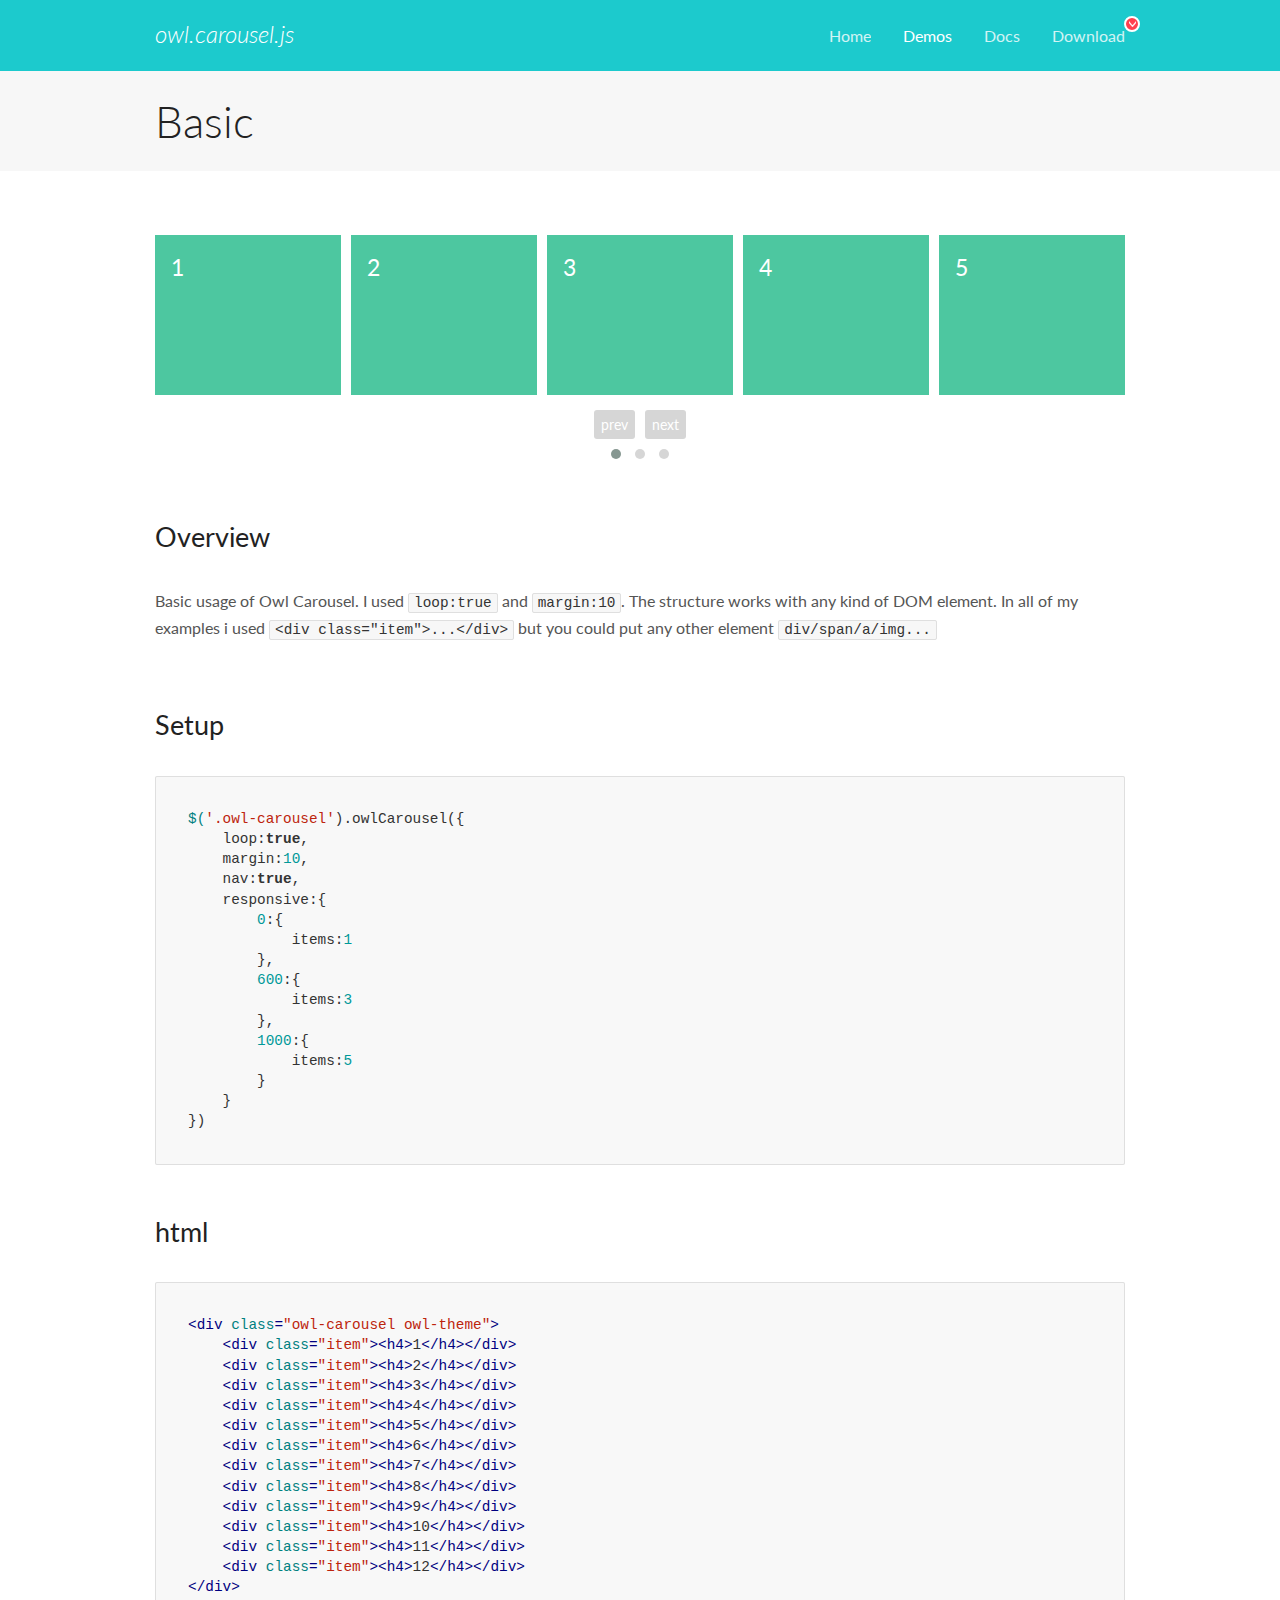
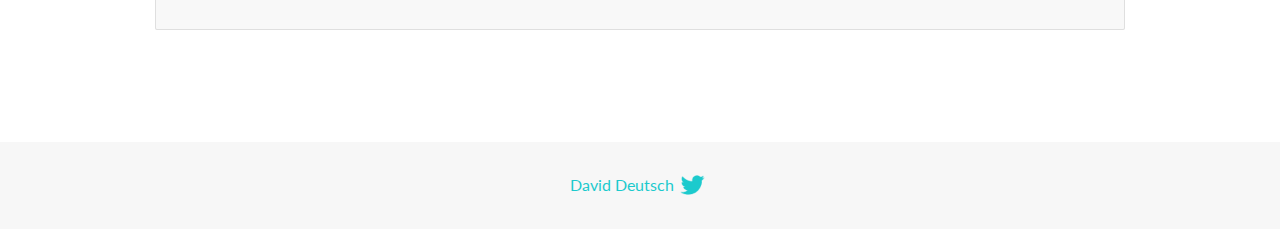
<file: assets/lib/owl.carousel/docs/demos/basic.html>
<!DOCTYPE html>
<html lang="en">
  <head>

    <!-- head -->
    <meta charset="utf-8">
    <meta name="msapplication-tap-highlight" content="no" />
    <meta name="viewport" content="width=device-width, initial-scale=1.0" />
    <meta name="description" content="Basic usage demo">
    <meta name="author" content="David Deutsch">
    <title>
      Basic Demo | Owl Carousel | 2.2.1
    </title>

    <!-- Stylesheets -->
    <link href='https://fonts.googleapis.com/css?family=Lato:300,400,700,400italic,300italic' rel='stylesheet' type='text/css'>
    <link rel="stylesheet" href="../assets/css/docs.theme.min.css">

    <!-- Owl Stylesheets -->
    <link rel="stylesheet" href="../assets/owlcarousel/assets/owl.carousel.min.css">
    <link rel="stylesheet" href="../assets/owlcarousel/assets/owl.theme.default.min.css">

    <!-- HTML5 shim and Respond.js IE8 support of HTML5 elements and media queries -->

    <!--[if lt IE 9]>
      <script src="https://oss.maxcdn.com/libs/html5shiv/3.7.0/html5shiv.js"></script>
      <script src="https://oss.maxcdn.com/libs/respond.js/1.3.0/respond.min.js"></script>
    <![endif]-->

    <!-- Favicons -->
    <link rel="apple-touch-icon-precomposed" sizes="144x144" href="../assets/ico/apple-touch-icon-144-precomposed.png">
    <link rel="shortcut icon" href="../assets/ico/favicon.png">
    <link rel="shortcut icon" href="favicon.ico">

    <!-- Yeah i know js should not be in header. Its required for demos.-->

    <!-- javascript -->
    <script src="../assets/vendors/jquery.min.js"></script>
    <script src="../assets/owlcarousel/owl.carousel.js"></script>
  </head>
  <body>

    <!-- header -->
    <header class="header">
      <div class="row">
        <div class="large-12 columns">
          <div class="brand left">
            <h3>
              <a href="/OwlCarousel2/">owl.carousel.js</a> 
            </h3>
          </div>
          <a id="toggle-nav" class="right">
            <span></span> <span></span> <span></span> 
          </a> 
          <div class="nav-bar">
            <ul class="clearfix">
              <li> <a href="/OwlCarousel2/index.html">Home</a>  </li>
              <li class="active">
                <a href="/OwlCarousel2/demos/demos.html">Demos</a> 
              </li>
              <li> <a href="/OwlCarousel2/docs/started-welcome.html">Docs</a>  </li>
              <li>
                <a href="https://github.com/OwlCarousel2/OwlCarousel2/archive/2.2.1.zip">Download</a> 
                <span class="download"></span> 
              </li>
            </ul>
          </div>
        </div>
      </div>
    </header>

    <!-- title -->
    <section class="title">
      <div class="row">
        <div class="large-12 columns">
          <h1>Basic</h1>
        </div>
      </div>
    </section>

    <!--  Demos -->
    <section id="demos">
      <div class="row">
        <div class="large-12 columns">
          <div class="owl-carousel owl-theme">
            <div class="item">
              <h4>1</h4>
            </div>
            <div class="item">
              <h4>2</h4>
            </div>
            <div class="item">
              <h4>3</h4>
            </div>
            <div class="item">
              <h4>4</h4>
            </div>
            <div class="item">
              <h4>5</h4>
            </div>
            <div class="item">
              <h4>6</h4>
            </div>
            <div class="item">
              <h4>7</h4>
            </div>
            <div class="item">
              <h4>8</h4>
            </div>
            <div class="item">
              <h4>9</h4>
            </div>
            <div class="item">
              <h4>10</h4>
            </div>
            <div class="item">
              <h4>11</h4>
            </div>
            <div class="item">
              <h4>12</h4>
            </div>
          </div>
          <h3 id="overview">Overview</h3>
          <p>Basic usage of Owl Carousel. I used <code>loop:true</code> and <code>margin:10</code>. The structure works with any kind of DOM element. In all of my examples i used <code>&lt;div class=&quot;item&quot;&gt;...&lt;/div&gt;</code> but you could
            put any other element <code>div/span/a/img...</code></p>
          <h3 id="setup">Setup</h3>
          <pre><code>$(&#39;.owl-carousel&#39;).owlCarousel({
    loop:true,
    margin:10,
    nav:true,
    responsive:{
        0:{
            items:1
        },
        600:{
            items:3
        },
        1000:{
            items:5
        }
    }
})</code></pre>
          <h3 id="html">html</h3>
          <pre><code>&lt;div class=&quot;owl-carousel owl-theme&quot;&gt;
    &lt;div class=&quot;item&quot;&gt;&lt;h4&gt;1&lt;/h4&gt;&lt;/div&gt;
    &lt;div class=&quot;item&quot;&gt;&lt;h4&gt;2&lt;/h4&gt;&lt;/div&gt;
    &lt;div class=&quot;item&quot;&gt;&lt;h4&gt;3&lt;/h4&gt;&lt;/div&gt;
    &lt;div class=&quot;item&quot;&gt;&lt;h4&gt;4&lt;/h4&gt;&lt;/div&gt;
    &lt;div class=&quot;item&quot;&gt;&lt;h4&gt;5&lt;/h4&gt;&lt;/div&gt;
    &lt;div class=&quot;item&quot;&gt;&lt;h4&gt;6&lt;/h4&gt;&lt;/div&gt;
    &lt;div class=&quot;item&quot;&gt;&lt;h4&gt;7&lt;/h4&gt;&lt;/div&gt;
    &lt;div class=&quot;item&quot;&gt;&lt;h4&gt;8&lt;/h4&gt;&lt;/div&gt;
    &lt;div class=&quot;item&quot;&gt;&lt;h4&gt;9&lt;/h4&gt;&lt;/div&gt;
    &lt;div class=&quot;item&quot;&gt;&lt;h4&gt;10&lt;/h4&gt;&lt;/div&gt;
    &lt;div class=&quot;item&quot;&gt;&lt;h4&gt;11&lt;/h4&gt;&lt;/div&gt;
    &lt;div class=&quot;item&quot;&gt;&lt;h4&gt;12&lt;/h4&gt;&lt;/div&gt;
&lt;/div&gt;</code></pre>
          <script>
            $(document).ready(function() {
              var owl = $('.owl-carousel');
              owl.owlCarousel({
                margin: 10,
                nav: true,
                loop: true,
                responsive: {
                  0: {
                    items: 1
                  },
                  600: {
                    items: 3
                  },
                  1000: {
                    items: 5
                  }
                }
              })
            })
          </script>
        </div>
      </div>
    </section>

    <!-- footer -->
    <footer class="footer">
      <div class="row">
        <div class="large-12 columns">
          <h5>
            <a href="/OwlCarousel2/docs/support-contact.html">David Deutsch</a> 
            <a id="custom-tweet-button" href="https://twitter.com/share?url=https://github.com/OwlCarousel2/OwlCarousel2&text=Owl Carousel - This is so awesome! " target="_blank"></a> 
          </h5>
        </div>
      </div>
    </footer>

    <!-- vendors -->
    <script src="../assets/vendors/highlight.js"></script>
    <script src="../assets/js/app.js"></script>
  </body>
</html>
</file>
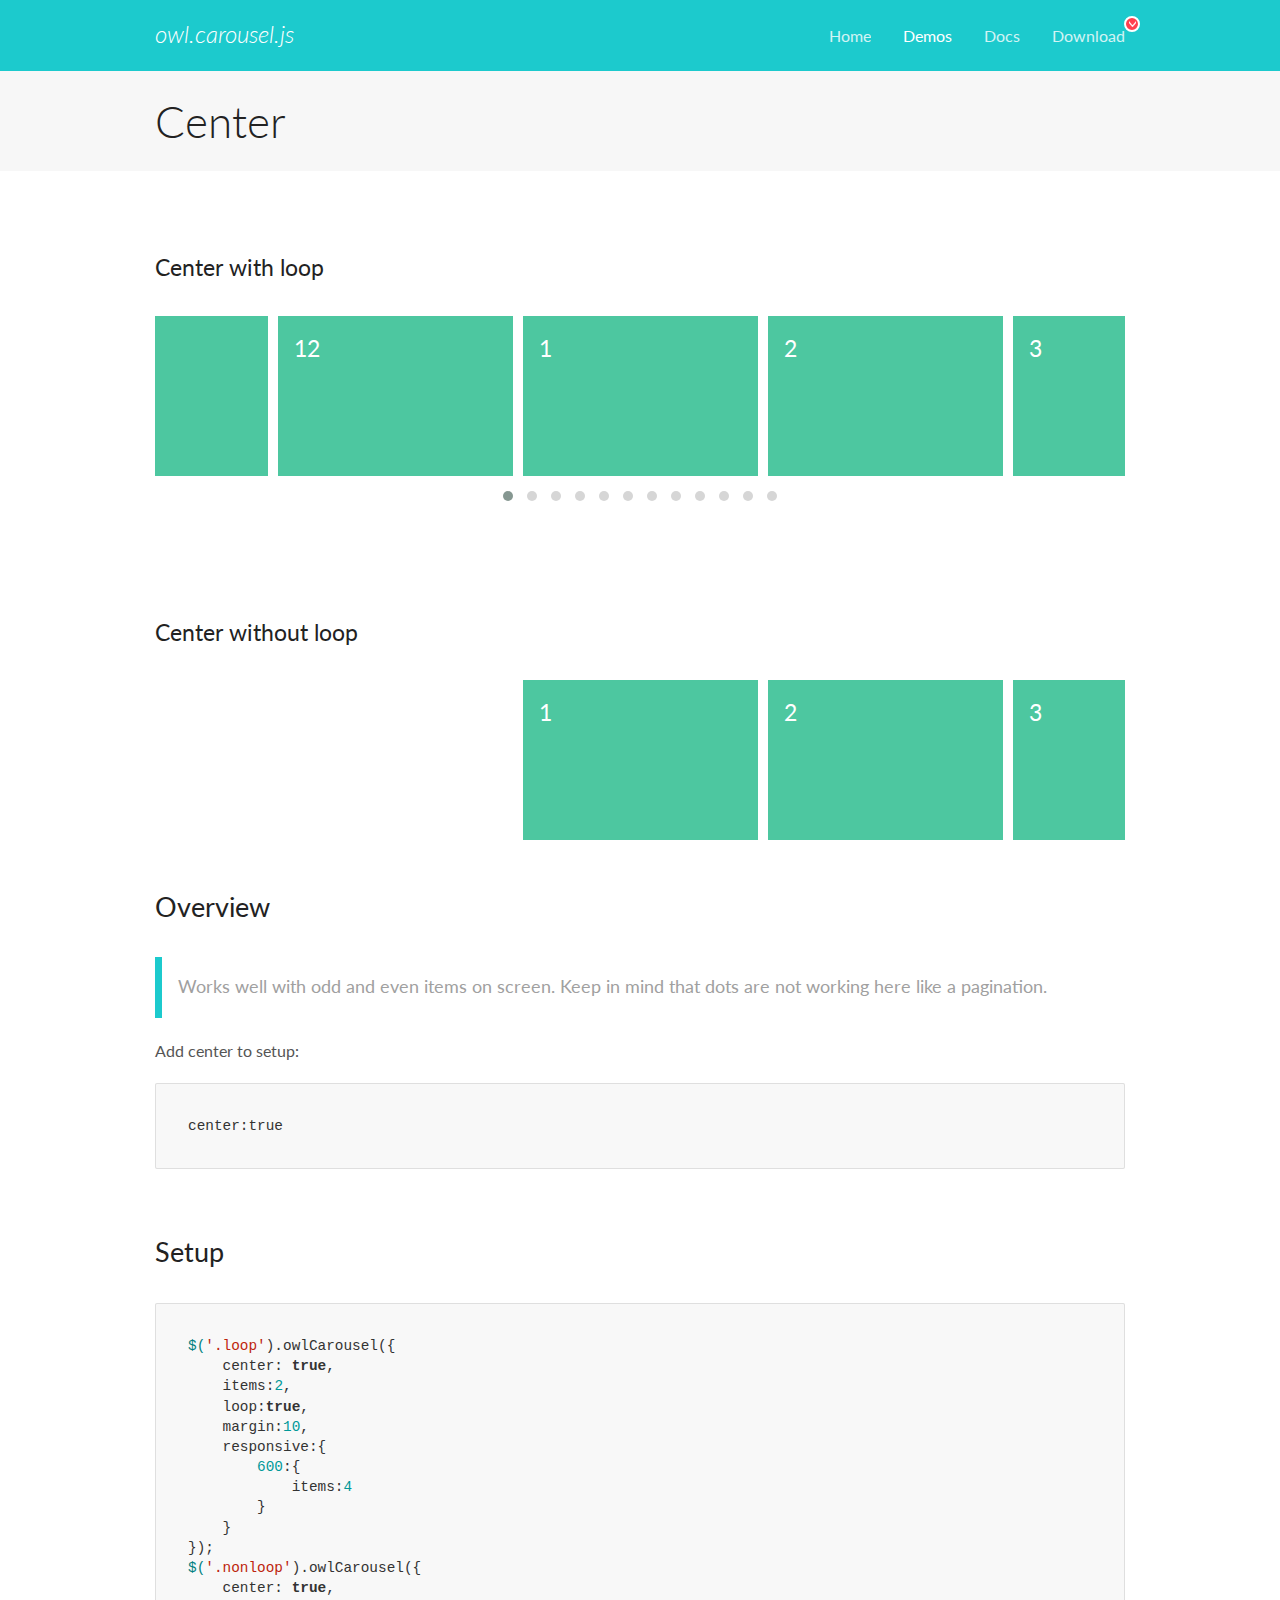
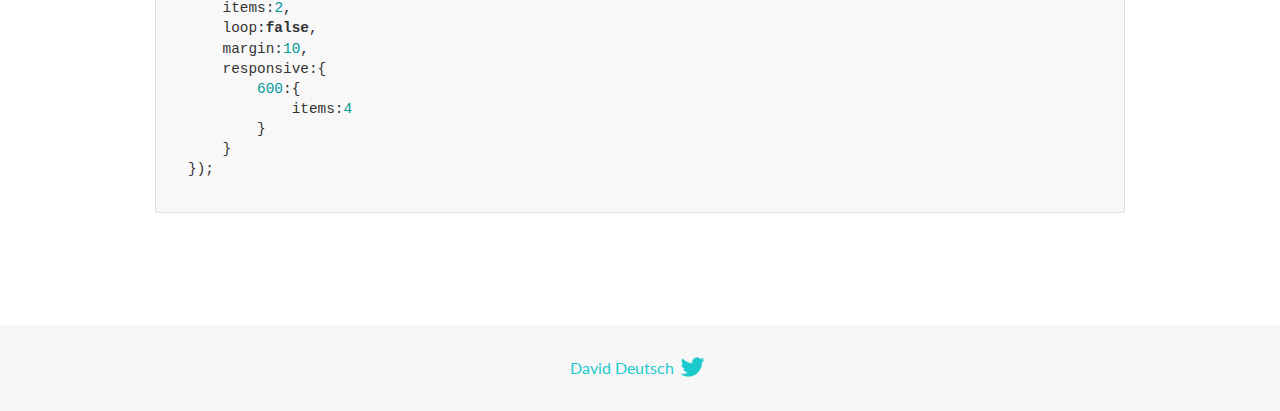
<file: assets/lib/owl.carousel/docs/demos/center.html>
<!DOCTYPE html>
<html lang="en">
  <head>

    <!-- head -->
    <meta charset="utf-8">
    <meta name="msapplication-tap-highlight" content="no" />
    <meta name="viewport" content="width=device-width, initial-scale=1.0" />
    <meta name="description" content="Center carousel">
    <meta name="author" content="David Deutsch">
    <title>
      Center Demo | Owl Carousel | 2.2.1
    </title>

    <!-- Stylesheets -->
    <link href='https://fonts.googleapis.com/css?family=Lato:300,400,700,400italic,300italic' rel='stylesheet' type='text/css'>
    <link rel="stylesheet" href="../assets/css/docs.theme.min.css">

    <!-- Owl Stylesheets -->
    <link rel="stylesheet" href="../assets/owlcarousel/assets/owl.carousel.min.css">
    <link rel="stylesheet" href="../assets/owlcarousel/assets/owl.theme.default.min.css">

    <!-- HTML5 shim and Respond.js IE8 support of HTML5 elements and media queries -->

    <!--[if lt IE 9]>
      <script src="https://oss.maxcdn.com/libs/html5shiv/3.7.0/html5shiv.js"></script>
      <script src="https://oss.maxcdn.com/libs/respond.js/1.3.0/respond.min.js"></script>
    <![endif]-->

    <!-- Favicons -->
    <link rel="apple-touch-icon-precomposed" sizes="144x144" href="../assets/ico/apple-touch-icon-144-precomposed.png">
    <link rel="shortcut icon" href="../assets/ico/favicon.png">
    <link rel="shortcut icon" href="favicon.ico">

    <!-- Yeah i know js should not be in header. Its required for demos.-->

    <!-- javascript -->
    <script src="../assets/vendors/jquery.min.js"></script>
    <script src="../assets/owlcarousel/owl.carousel.js"></script>
  </head>
  <body>

    <!-- header -->
    <header class="header">
      <div class="row">
        <div class="large-12 columns">
          <div class="brand left">
            <h3>
              <a href="/OwlCarousel2/">owl.carousel.js</a> 
            </h3>
          </div>
          <a id="toggle-nav" class="right">
            <span></span> <span></span> <span></span> 
          </a> 
          <div class="nav-bar">
            <ul class="clearfix">
              <li> <a href="/OwlCarousel2/index.html">Home</a>  </li>
              <li class="active">
                <a href="/OwlCarousel2/demos/demos.html">Demos</a> 
              </li>
              <li> <a href="/OwlCarousel2/docs/started-welcome.html">Docs</a>  </li>
              <li>
                <a href="https://github.com/OwlCarousel2/OwlCarousel2/archive/2.2.1.zip">Download</a> 
                <span class="download"></span> 
              </li>
            </ul>
          </div>
        </div>
      </div>
    </header>

    <!-- title -->
    <section class="title">
      <div class="row">
        <div class="large-12 columns">
          <h1>Center</h1>
        </div>
      </div>
    </section>

    <!--  Demos -->
    <section id="demos">
      <div class="row">
        <div class="large-12 columns">
          <h4 id="center-with-loop">Center with loop</h4>
          <div class="loop owl-carousel owl-theme">
            <div class="item">
              <h4>1</h4>
            </div>
            <div class="item">
              <h4>2</h4>
            </div>
            <div class="item">
              <h4>3</h4>
            </div>
            <div class="item">
              <h4>4</h4>
            </div>
            <div class="item">
              <h4>5</h4>
            </div>
            <div class="item">
              <h4>6</h4>
            </div>
            <div class="item">
              <h4>7</h4>
            </div>
            <div class="item">
              <h4>8</h4>
            </div>
            <div class="item">
              <h4>9</h4>
            </div>
            <div class="item">
              <h4>10</h4>
            </div>
            <div class="item">
              <h4>11</h4>
            </div>
            <div class="item">
              <h4>12</h4>
            </div>
          </div>
          <br>
          <h4 id="center-without-loop">Center without loop</h4>
          <div class="nonloop owl-carousel">
            <div class="item">
              <h4>1</h4>
            </div>
            <div class="item">
              <h4>2</h4>
            </div>
            <div class="item">
              <h4>3</h4>
            </div>
            <div class="item">
              <h4>4</h4>
            </div>
            <div class="item">
              <h4>5</h4>
            </div>
            <div class="item">
              <h4>6</h4>
            </div>
            <div class="item">
              <h4>7</h4>
            </div>
            <div class="item">
              <h4>8</h4>
            </div>
            <div class="item">
              <h4>9</h4>
            </div>
            <div class="item">
              <h4>10</h4>
            </div>
            <div class="item">
              <h4>11</h4>
            </div>
            <div class="item">
              <h4>12</h4>
            </div>
          </div>
          <h3 id="overview">Overview</h3>
          <blockquote>
            <p>Works well with odd and even items on screen. Keep in mind that dots are not working here like a pagination.</p>
          </blockquote>
          <p>Add center to setup:</p>
          <pre><code>center:true</code></pre>
          <h3 id="setup">Setup</h3>
          <pre><code>$(&#39;.loop&#39;).owlCarousel({
    center: true,
    items:2,
    loop:true,
    margin:10,
    responsive:{
        600:{
            items:4
        }
    }
});
$(&#39;.nonloop&#39;).owlCarousel({
    center: true,
    items:2,
    loop:false,
    margin:10,
    responsive:{
        600:{
            items:4
        }
    }
});</code></pre>
          <script>
            jQuery(document).ready(function($) {
              $('.loop').owlCarousel({
                center: true,
                items: 2,
                loop: true,
                margin: 10,
                responsive: {
                  600: {
                    items: 4
                  }
                }
              });
              $('.nonloop').owlCarousel({
                center: true,
                items: 2,
                loop: false,
                margin: 10,
                responsive: {
                  600: {
                    items: 4
                  }
                }
              });
            });
          </script>
        </div>
      </div>
    </section>

    <!-- footer -->
    <footer class="footer">
      <div class="row">
        <div class="large-12 columns">
          <h5>
            <a href="/OwlCarousel2/docs/support-contact.html">David Deutsch</a> 
            <a id="custom-tweet-button" href="https://twitter.com/share?url=https://github.com/OwlCarousel2/OwlCarousel2&text=Owl Carousel - This is so awesome! " target="_blank"></a> 
          </h5>
        </div>
      </div>
    </footer>

    <!-- vendors -->
    <script src="../assets/vendors/highlight.js"></script>
    <script src="../assets/js/app.js"></script>
  </body>
</html>
</file>
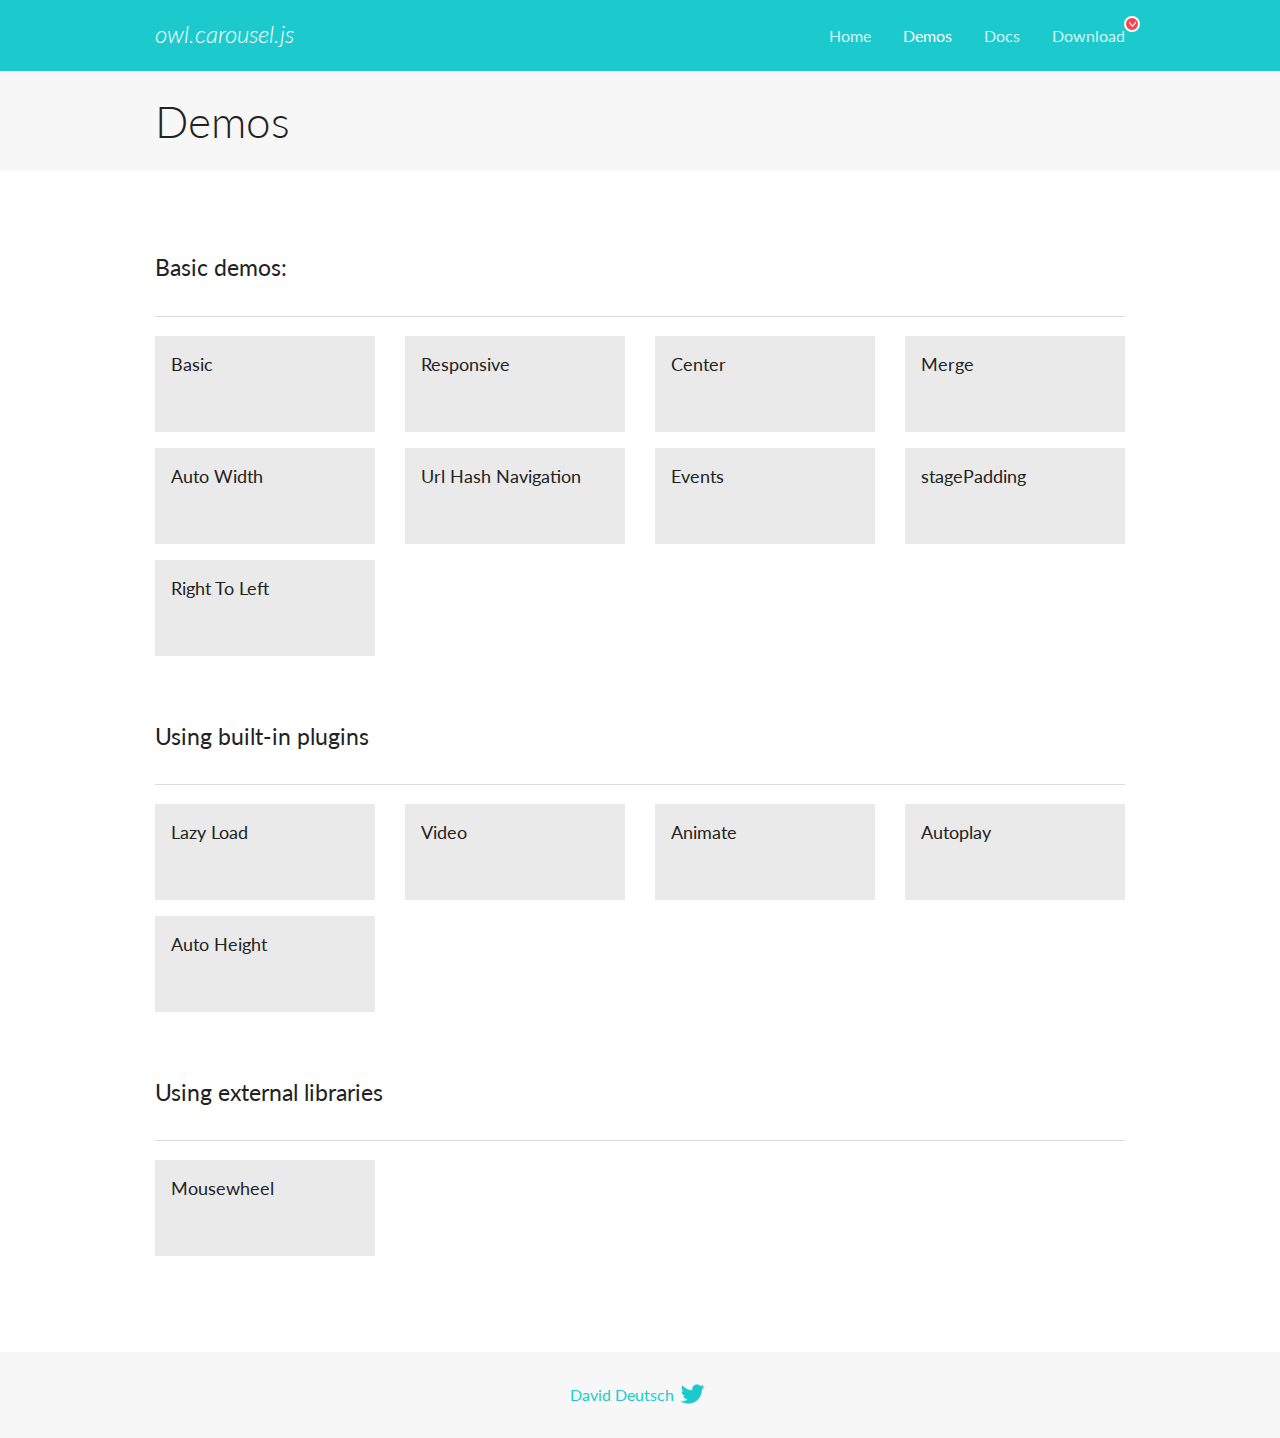
<file: assets/lib/owl.carousel/docs/demos/demos.html>
<!DOCTYPE html>
<html lang="en">
  <head>

    <!-- head -->
    <meta charset="utf-8">
    <meta name="msapplication-tap-highlight" content="no" />
    <meta name="viewport" content="width=device-width, initial-scale=1.0" />
    <meta name="description" content="A list of Owl Carousel examples.">
    <meta name="author" content="David Deutsch">
    <title>
      Demos | Owl Carousel | 2.2.1
    </title>

    <!-- Stylesheets -->
    <link href='https://fonts.googleapis.com/css?family=Lato:300,400,700,400italic,300italic' rel='stylesheet' type='text/css'>
    <link rel="stylesheet" href="../assets/css/docs.theme.min.css">

    <!-- Owl Stylesheets -->
    <link rel="stylesheet" href="../assets/owlcarousel/assets/owl.carousel.min.css">
    <link rel="stylesheet" href="../assets/owlcarousel/assets/owl.theme.default.min.css">

    <!-- HTML5 shim and Respond.js IE8 support of HTML5 elements and media queries -->

    <!--[if lt IE 9]>
      <script src="https://oss.maxcdn.com/libs/html5shiv/3.7.0/html5shiv.js"></script>
      <script src="https://oss.maxcdn.com/libs/respond.js/1.3.0/respond.min.js"></script>
    <![endif]-->

    <!-- Favicons -->
    <link rel="apple-touch-icon-precomposed" sizes="144x144" href="../assets/ico/apple-touch-icon-144-precomposed.png">
    <link rel="shortcut icon" href="../assets/ico/favicon.png">
    <link rel="shortcut icon" href="favicon.ico">

    <!-- Yeah i know js should not be in header. Its required for demos.-->

    <!-- javascript -->
    <script src="../assets/vendors/jquery.min.js"></script>
    <script src="../assets/owlcarousel/owl.carousel.js"></script>
  </head>
  <body>

    <!-- header -->
    <header class="header">
      <div class="row">
        <div class="large-12 columns">
          <div class="brand left">
            <h3>
              <a href="/OwlCarousel2/">owl.carousel.js</a> 
            </h3>
          </div>
          <a id="toggle-nav" class="right">
            <span></span> <span></span> <span></span> 
          </a> 
          <div class="nav-bar">
            <ul class="clearfix">
              <li> <a href="/OwlCarousel2/index.html">Home</a>  </li>
              <li class="active">
                <a href="/OwlCarousel2/demos/demos.html">Demos</a> 
              </li>
              <li> <a href="/OwlCarousel2/docs/started-welcome.html">Docs</a>  </li>
              <li>
                <a href="https://github.com/OwlCarousel2/OwlCarousel2/archive/2.2.1.zip">Download</a> 
                <span class="download"></span> 
              </li>
            </ul>
          </div>
        </div>
      </div>
    </header>

    <!-- title -->
    <section class="title">
      <div class="row">
        <div class="large-12 columns">
          <h1>Demos</h1>
        </div>
      </div>
    </section>

    <!--  Demos -->
    <section id="demos">
      <div class="row">
        <div class="large-12 columns">
          <h4 id="basic-demos-">Basic demos:</h4>
          <hr>
          <div class="demo-list">
            <div class="row">
              <div class="small-6 medium-4 large-3 columns">
                <a href="basic.html" class="demo-block">
                  <h5>Basic </h5>
                </a> 
              </div>
              <div class="small-6 medium-4 large-3 columns">
                <a href="responsive.html" class="demo-block">
                  <h5>Responsive </h5>
                </a> 
              </div>
              <div class="small-6 medium-4 large-3 columns">
                <a href="center.html" class="demo-block">
                  <h5>Center </h5>
                </a> 
              </div>
              <div class="small-6 medium-4 large-3 columns">
                <a href="merge.html" class="demo-block">
                  <h5>Merge </h5>
                </a> 
              </div>
              <div class="small-6 medium-4 large-3 columns">
                <a href="autowidth.html" class="demo-block">
                  <h5>Auto Width </h5>
                </a> 
              </div>
              <div class="small-6 medium-4 large-3 columns">
                <a href="urlhashnav.html" class="demo-block">
                  <h5>Url Hash Navigation </h5>
                </a> 
              </div>
              <div class="small-6 medium-4 large-3 columns">
                <a href="events.html" class="demo-block">
                  <h5>Events </h5>
                </a> 
              </div>
              <div class="small-6 medium-4 large-3 columns">
                <a href="stagepadding.html" class="demo-block">
                  <h5>stagePadding </h5>
                </a> 
              </div>
              <div class="small-6 medium-4 large-3 columns">
                <a href="rtl.html" class="demo-block">
                  <h5>Right To Left </h5>
                </a> 
              </div>
            </div>
          </div>
          <h4 id="using-built-in-plugins">Using built-in plugins</h4>
          <hr>
          <div class="demo-list">
            <div class="row">
              <div class="small-6 medium-4 large-3 columns">
                <a href="lazyLoad.html" class="demo-block">
                  <h5>Lazy Load </h5>
                </a> 
              </div>
              <div class="small-6 medium-4 large-3 columns">
                <a href="video.html" class="demo-block">
                  <h5>Video </h5>
                </a> 
              </div>
              <div class="small-6 medium-4 large-3 columns">
                <a href="animate.html" class="demo-block">
                  <h5>Animate </h5>
                </a> 
              </div>
              <div class="small-6 medium-4 large-3 columns">
                <a href="autoplay.html" class="demo-block">
                  <h5>Autoplay </h5>
                </a> 
              </div>
              <div class="small-6 medium-4 large-3 columns">
                <a href="autoheight.html" class="demo-block">
                  <h5>Auto Height </h5>
                </a> 
              </div>
            </div>
          </div>
          <h4 id="using-external-libraries">Using external libraries</h4>
          <hr>
          <div class="demo-list">
            <div class="row">
              <div class="small-6 medium-4 large-3 columns">
                <a href="mousewheel.html" class="demo-block">
                  <h5>Mousewheel </h5>
                </a> 
              </div>
            </div>
          </div>
        </div>
      </div>
    </section>

    <!-- footer -->
    <footer class="footer">
      <div class="row">
        <div class="large-12 columns">
          <h5>
            <a href="/OwlCarousel2/docs/support-contact.html">David Deutsch</a> 
            <a id="custom-tweet-button" href="https://twitter.com/share?url=https://github.com/OwlCarousel2/OwlCarousel2&text=Owl Carousel - This is so awesome! " target="_blank"></a> 
          </h5>
        </div>
      </div>
    </footer>

    <!-- vendors -->
    <script src="../assets/vendors/highlight.js"></script>
    <script src="../assets/js/app.js"></script>
  </body>
</html>
</file>
<file: assets/lib/et-line-font/et-line-font.css>
@font-face {
	font-family: 'et-line';
	src:url('fonts/et-line.eot');
	src:url('fonts/et-line.eot?#iefix') format('embedded-opentype'),
		url('fonts/et-line.woff') format('woff'),
		url('fonts/et-line.ttf') format('truetype'),
		url('fonts/et-line.svg#et-line') format('svg');
	font-weight: normal;
	font-style: normal;
}

/* Use the following CSS code if you want to use data attributes for inserting your icons */
[data-icon]:before {
	font-family: 'et-line';
	content: attr(data-icon);
	speak: none;
	font-weight: normal;
	font-variant: normal;
	text-transform: none;
	line-height: 1;
	-webkit-font-smoothing: antialiased;
	-moz-osx-font-smoothing: grayscale;
	display:inline-block;
}

/* Use the following CSS code if you want to have a class per icon */
/*
Instead of a list of all class selectors,
you can use the generic selector below, but it's slower:
[class*="icon-"] {
*/
.icon-mobile, .icon-laptop, .icon-desktop, .icon-tablet, .icon-phone, .icon-document, .icon-documents, .icon-search, .icon-clipboard, .icon-newspaper, .icon-notebook, .icon-book-open, .icon-browser, .icon-calendar, .icon-presentation, .icon-picture, .icon-pictures, .icon-video, .icon-camera, .icon-printer, .icon-toolbox, .icon-briefcase, .icon-wallet, .icon-gift, .icon-bargraph, .icon-grid, .icon-expand, .icon-focus, .icon-edit, .icon-adjustments, .icon-ribbon, .icon-hourglass, .icon-lock, .icon-megaphone, .icon-shield, .icon-trophy, .icon-flag, .icon-map, .icon-puzzle, .icon-basket, .icon-envelope, .icon-streetsign, .icon-telescope, .icon-gears, .icon-key, .icon-paperclip, .icon-attachment, .icon-pricetags, .icon-lightbulb, .icon-layers, .icon-pencil, .icon-tools, .icon-tools-2, .icon-scissors, .icon-paintbrush, .icon-magnifying-glass, .icon-circle-compass, .icon-linegraph, .icon-mic, .icon-strategy, .icon-beaker, .icon-caution, .icon-recycle, .icon-anchor, .icon-profile-male, .icon-profile-female, .icon-bike, .icon-wine, .icon-hotairballoon, .icon-globe, .icon-genius, .icon-map-pin, .icon-dial, .icon-chat, .icon-heart, .icon-cloud, .icon-upload, .icon-download, .icon-target, .icon-hazardous, .icon-piechart, .icon-speedometer, .icon-global, .icon-compass, .icon-lifesaver, .icon-clock, .icon-aperture, .icon-quote, .icon-scope, .icon-alarmclock, .icon-refresh, .icon-happy, .icon-sad, .icon-facebook, .icon-twitter, .icon-googleplus, .icon-rss, .icon-tumblr, .icon-linkedin, .icon-dribbble {
	font-family: 'et-line';
	speak: none;
	font-style: normal;
	font-weight: normal;
	font-variant: normal;
	text-transform: none;
	line-height: 1;
	-webkit-font-smoothing: antialiased;
	-moz-osx-font-smoothing: grayscale;
	display:inline-block;
}
.icon-mobile:before {
	content: "\e000";
}
.icon-laptop:before {
	content: "\e001";
}
.icon-desktop:before {
	content: "\e002";
}
.icon-tablet:before {
	content: "\e003";
}
.icon-phone:before {
	content: "\e004";
}
.icon-document:before {
	content: "\e005";
}
.icon-documents:before {
	content: "\e006";
}
.icon-search:before {
	content: "\e007";
}
.icon-clipboard:before {
	content: "\e008";
}
.icon-newspaper:before {
	content: "\e009";
}
.icon-notebook:before {
	content: "\e00a";
}
.icon-book-open:before {
	content: "\e00b";
}
.icon-browser:before {
	content: "\e00c";
}
.icon-calendar:before {
	content: "\e00d";
}
.icon-presentation:before {
	content: "\e00e";
}
.icon-picture:before {
	content: "\e00f";
}
.icon-pictures:before {
	content: "\e010";
}
.icon-video:before {
	content: "\e011";
}
.icon-camera:before {
	content: "\e012";
}
.icon-printer:before {
	content: "\e013";
}
.icon-toolbox:before {
	content: "\e014";
}
.icon-briefcase:before {
	content: "\e015";
}
.icon-wallet:before {
	content: "\e016";
}
.icon-gift:before {
	content: "\e017";
}
.icon-bargraph:before {
	content: "\e018";
}
.icon-grid:before {
	content: "\e019";
}
.icon-expand:before {
	content: "\e01a";
}
.icon-focus:before {
	content: "\e01b";
}
.icon-edit:before {
	content: "\e01c";
}
.icon-adjustments:before {
	content: "\e01d";
}
.icon-ribbon:before {
	content: "\e01e";
}
.icon-hourglass:before {
	content: "\e01f";
}
.icon-lock:before {
	content: "\e020";
}
.icon-megaphone:before {
	content: "\e021";
}
.icon-shield:before {
	content: "\e022";
}
.icon-trophy:before {
	content: "\e023";
}
.icon-flag:before {
	content: "\e024";
}
.icon-map:before {
	content: "\e025";
}
.icon-puzzle:before {
	content: "\e026";
}
.icon-basket:before {
	content: "\e027";
}
.icon-envelope:before {
	content: "\e028";
}
.icon-streetsign:before {
	content: "\e029";
}
.icon-telescope:before {
	content: "\e02a";
}
.icon-gears:before {
	content: "\e02b";
}
.icon-key:before {
	content: "\e02c";
}
.icon-paperclip:before {
	content: "\e02d";
}
.icon-attachment:before {
	content: "\e02e";
}
.icon-pricetags:before {
	content: "\e02f";
}
.icon-lightbulb:before {
	content: "\e030";
}
.icon-layers:before {
	content: "\e031";
}
.icon-pencil:before {
	content: "\e032";
}
.icon-tools:before {
	content: "\e033";
}
.icon-tools-2:before {
	content: "\e034";
}
.icon-scissors:before {
	content: "\e035";
}
.icon-paintbrush:before {
	content: "\e036";
}
.icon-magnifying-glass:before {
	content: "\e037";
}
.icon-circle-compass:before {
	content: "\e038";
}
.icon-linegraph:before {
	content: "\e039";
}
.icon-mic:before {
	content: "\e03a";
}
.icon-strategy:before {
	content: "\e03b";
}
.icon-beaker:before {
	content: "\e03c";
}
.icon-caution:before {
	content: "\e03d";
}
.icon-recycle:before {
	content: "\e03e";
}
.icon-anchor:before {
	content: "\e03f";
}
.icon-profile-male:before {
	content: "\e040";
}
.icon-profile-female:before {
	content: "\e041";
}
.icon-bike:before {
	content: "\e042";
}
.icon-wine:before {
	content: "\e043";
}
.icon-hotairballoon:before {
	content: "\e044";
}
.icon-globe:before {
	content: "\e045";
}
.icon-genius:before {
	content: "\e046";
}
.icon-map-pin:before {
	content: "\e047";
}
.icon-dial:before {
	content: "\e048";
}
.icon-chat:before {
	content: "\e049";
}
.icon-heart:before {
	content: "\e04a";
}
.icon-cloud:before {
	content: "\e04b";
}
.icon-upload:before {
	content: "\e04c";
}
.icon-download:before {
	content: "\e04d";
}
.icon-target:before {
	content: "\e04e";
}
.icon-hazardous:before {
	content: "\e04f";
}
.icon-piechart:before {
	content: "\e050";
}
.icon-speedometer:before {
	content: "\e051";
}
.icon-global:before {
	content: "\e052";
}
.icon-compass:before {
	content: "\e053";
}
.icon-lifesaver:before {
	content: "\e054";
}
.icon-clock:before {
	content: "\e055";
}
.icon-aperture:before {
	content: "\e056";
}
.icon-quote:before {
	content: "\e057";
}
.icon-scope:before {
	content: "\e058";
}
.icon-alarmclock:before {
	content: "\e059";
}
.icon-refresh:before {
	content: "\e05a";
}
.icon-happy:before {
	content: "\e05b";
}
.icon-sad:before {
	content: "\e05c";
}
.icon-facebook:before {
	content: "\e05d";
}
.icon-twitter:before {
	content: "\e05e";
}
.icon-googleplus:before {
	content: "\e05f";
}
.icon-rss:before {
	content: "\e060";
}
.icon-tumblr:before {
	content: "\e061";
}
.icon-linkedin:before {
	content: "\e062";
}
.icon-dribbble:before {
	content: "\e063";
}
</file>
<file: assets/lib/simple-text-rotator/simpletextrotator.css>
.rotating {
  display: inline-block;
  -webkit-transform-style: preserve-3d;
  -moz-transform-style: preserve-3d;
  -ms-transform-style: preserve-3d;
  -o-transform-style: preserve-3d;
  transform-style: preserve-3d;
  -webkit-transform: rotateX(0) rotateY(0) rotateZ(0);
  -moz-transform: rotateX(0) rotateY(0) rotateZ(0);
  -ms-transform: rotateX(0) rotateY(0) rotateZ(0);
  -o-transform: rotateX(0) rotateY(0) rotateZ(0);
  transform: rotateX(0) rotateY(0) rotateZ(0);
  -webkit-transition: 0.5s;
  -moz-transition: 0.5s;
  -ms-transition: 0.5s;
  -o-transition: 0.5s;
  transition: 0.5s;
  -webkit-transform-origin-x: 50%;
}

.rotating.flip {
  position: relative;
}

.rotating .front, .rotating .back {
  left: 0;
  top: 0;
  -webkit-backface-visibility: hidden;
  -moz-backface-visibility: hidden;
  -ms-backface-visibility: hidden;
  -o-backface-visibility: hidden;
  backface-visibility: hidden;
}

.rotating .front {
  position: absolute;
  display: inline-block;
  -webkit-transform: translate3d(0,0,1px);
  -moz-transform: translate3d(0,0,1px);
  -ms-transform: translate3d(0,0,1px);
  -o-transform: translate3d(0,0,1px);
  transform: translate3d(0,0,1px);
}

.rotating.flip .front {
  z-index: 1;
}

.rotating .back {
  display: block;
  opacity: 0;
}

.rotating.spin {
  -webkit-transform: rotate(360deg) scale(0);
  -moz-transform: rotate(360deg) scale(0);
  -ms-transform: rotate(360deg) scale(0);
  -o-transform: rotate(360deg) scale(0);
  transform: rotate(360deg) scale(0);
}



.rotating.flip .back {
  z-index: 2;
  display: block;
  opacity: 1;
  
  -webkit-transform: rotateY(180deg) translate3d(0,0,0);
  -moz-transform: rotateY(180deg) translate3d(0,0,0);
  -ms-transform: rotateY(180deg) translate3d(0,0,0);
  -o-transform: rotateY(180deg) translate3d(0,0,0);
  transform: rotateY(180deg) translate3d(0,0,0);
}

.rotating.flip.up .back {
  -webkit-transform: rotateX(180deg) translate3d(0,0,0);
  -moz-transform: rotateX(180deg) translate3d(0,0,0);
  -ms-transform: rotateX(180deg) translate3d(0,0,0);
  -o-transform: rotateX(180deg) translate3d(0,0,0);
  transform: rotateX(180deg) translate3d(0,0,0);
}

.rotating.flip.cube .front {
  -webkit-transform: translate3d(0,0,100px) scale(0.9,0.9);
  -moz-transform: translate3d(0,0,100px) scale(0.85,0.85);
  -ms-transform: translate3d(0,0,100px) scale(0.85,0.85);
  -o-transform: translate3d(0,0,100px) scale(0.85,0.85);
  transform: translate3d(0,0,100px) scale(0.85,0.85);
}

.rotating.flip.cube .back {
  -webkit-transform: rotateY(180deg) translate3d(0,0,100px) scale(0.9,0.9);
  -moz-transform: rotateY(180deg) translate3d(0,0,100px) scale(0.85,0.85);
  -ms-transform: rotateY(180deg) translate3d(0,0,100px) scale(0.85,0.85);
  -o-transform: rotateY(180deg) translate3d(0,0,100px) scale(0.85,0.85);
  transform: rotateY(180deg) translate3d(0,0,100px) scale(0.85,0.85);
}

.rotating.flip.cube.up .back {
  -webkit-transform: rotateX(180deg) translate3d(0,0,100px) scale(0.9,0.9);
  -moz-transform: rotateX(180deg) translate3d(0,0,100px) scale(0.85,0.85);
  -ms-transform: rotateX(180deg) translate3d(0,0,100px) scale(0.85,0.85);
  -o-transform: rotateX(180deg) translate3d(0,0,100px) scale(0.85,0.85);
  transform: rotateX(180deg) translate3d(0,0,100px) scale(0.85,0.85);
}
</file>
<file: assets/css/style.css>
/*--------------------------------------------------------------
	Common
--------------------------------------------------------------*/
html {
  overflow-y: scroll;
  overflow-x: hidden;
  -ms-overflow-style: scrollbar;
}

body {
  background: #fff;
  font: 400 12px/1.8 "Open Sans", sans-serif;
  color: #666;
  -webkit-font-smoothing: antialiased;
}

img {
  max-width: 100%;
  height: auto;
}

iframe {
  border: 0;
}

.align-center {
  text-align: center;
}

.align-left {
  text-align: left !important;
}

.position-relative {
  position: relative;
}

.leftauto {
  right: 0 !important;
  left: auto !important;
}

/* Transition elsements */
a,
.btn {
  transition: all 0.125s ease-in-out 0s;
}

.client-logo,
.gallery-caption,
.gallery-image:after,
.gallery-image img,
.price-table,
.team-detail,
.team-image:after,
.work-caption,
.work-image > img,
.work-image:after,
.post-thumbnail,
.post-video,
.post-images-slider {
  transition: all 0.3s ease-in-out 0s;
}

/* Reset box-shadow */
.btn,
.well,
.panel,
.progress,
.form-control,
.form-control:hover,
.form-control:focus,
.navbar-custom .dropdown-menu {
  box-shadow: none;
}

/* Reset border-radius */
.well,
.label,
.alert,
.progress,
.form-control,
.modal-content,
.panel-heading,
.panel-group .panel,
.nav-tabs > li > a,
.nav-pills > li > a {
  border-radius: 2px;
}

.pr-remove {
  /*vertical-align: middle !important;*/
  text-align: center;
}

.examples {
  border-radius: 2px;
  padding: 7px 5px;
  margin: 0 0 40px;
}

.examples.bg-dark {
  background: #333;
  border: 0;
}

.et-icons .box1 {
  border: 1px solid #e5e5e5;
  display: block;
  width: 25%;
  float: left;
  padding: 0;
  font-size: 13px;
  margin: -1px 0 0 -1px;
}

.et-icons .box1 > span {
  display: inline-block;
  border-right: 1px solid #e5e5e5;
  min-width: 60px;
  min-height: 60px;
  text-align: center;
  line-height: 60px;
  font-size: 28px;
  margin-right: 5px;
}

.fa-icons > div {
  padding: 0;
  border: 1px solid #e5e5e5;
  margin: -1px 0 0 -1px;
  font-size: 13px;
}

.fa-icons > div > i {
  display: inline-block;
  margin-right: 5px;
  min-width: 40px;
  min-height: 40px;
  border-right: 1px solid #f1f1f1;
  line-height: 40px;
  text-align: center;
  font-size: 14px;
}

.help-block ul {
  list-style: none;
  padding: 0;
  margin: 0;
}

/* Sections */
.navbar-custom + .main {
  margin-top: 50px;
}

.main {
  position: relative;
  background-color: #fff;
  z-index: 1;
}

.module,
.module-small {
  position: relative;
  padding: 140px 0;
  background-repeat: no-repeat;
  background-position: 50% 50%;
  background-size: cover;
}

/* Module header */
.module-small {
  padding: 70px 0;
}

.module-extra-small {
  padding: 25px 0px;
}

.module-medium {
  padding: 75px 0px;
}

.holder-w {
  position: relative;
  display: table-cell;
  vertical-align: middle;
  height: 1px;
  width: 50%;
}

.holder-w:before {
  border-top: 1px solid #eaeaea;
  position: relative;
  display: block;
  content: "";
  top: 1px;
  height: 1px;
  width: 100%;
}

/* Sections dividers */
.divider-w {
  border-top: 1px solid #eaeaea;
  margin: 0;
}

.divider-d {
  border-top: 1px solid #202020;
  margin: 0;
}

/* Half-image */
.side-image {
  position: absolute;
  height: 100%;
  background-repeat: no-repeat;
  background-position: 50% 50%;
  background-size: cover;
}

.side-image-text {
  background: #fff;
  border-top: 1px solid #e5e5e5;
  border-bottom: 1px solid #e5e5e5;
  padding: 140px 60px 140px;
}

/* Dark background */
.bg-dark,
.bg-dark-30,
.bg-dark-60,
.bg-dark-90,
.bg-dark .module-title,
.bg-dark-30 .module-title,
.bg-dark-60 .module-title,
.bg-dark-90 .module-title,
.bg-dark .module-subtitle,
.bg-dark-30 .module-subtitle,
.bg-dark-60 .module-subtitle,
.bg-dark-90 .module-subtitle,
.bg-dark .alt-module-subtitle h5,
.bg-dark-30 .alt-module-subtitle h5,
.bg-dark-60 .alt-module-subtitle h5,
.bg-dark-90 .alt-module-subtitle h5 {
  color: #fff;
}

.bg-dark {
  background: #111;
}

.bg-dark-30:before {
  position: absolute;
  background: rgba(2, 2, 2, 0.4);
  content: " ";
  height: 100%;
  width: 100%;
  left: 0;
  top: 0;
}

.bg-dark-60:before {
  position: absolute;
  background: rgba(34, 34, 34, 0.8);
  content: " ";
  height: 100%;
  width: 100%;
  left: 0;
  top: 0;
}

.bg-dark-90:before {
  position: absolute;
  background: rgba(34, 34, 34, 0.9);
  content: " ";
  height: 100%;
  width: 100%;
  left: 0;
  top: 0;
}

.bg-gradient:before {
  position: absolute;
  background: url([data-uri]);
  /* FF3.6+ */
  /* Chrome,Safari4+ */
  /* Chrome10+,Safari5.1+ */
  /* Opera 11.10+ */
  /* IE10+ */
  background: linear-gradient(to bottom, rgba(40, 115, 113, 0.57) 25%, rgba(115, 54, 31, 0.67) 75%);
  /* W3C */
  filter: progid:DXImageTransform.Microsoft.gradient( startColorstr='#00ffffff', endColorstr='#000000',GradientType=0 );
  /* IE6-8 */
  content: " ";
  height: 100%;
  width: 100%;
  left: 0;
  top: 0;
}

.bg-light {
  background: #f6f6f6;
}

.parallax-bg {
  background-attachment: fixed;
  background-size: cover;
}

/* Vertical margin, padding */
.p-0 {
  padding: 0 !important;
}

.pt-0 {
  padding-top: 0 !important;
}

.pt-10 {
  padding-top: 10px !important;
}

.pt-20 {
  padding-top: 20px !important;
}

.pt-30 {
  padding-top: 30px !important;
}

.pt-40 {
  padding-top: 40px !important;
}

.pt-50 {
  padding-top: 50px !important;
}

.pt-140 {
  padding-top: 140px !important;
}

.pb-0 {
  padding-bottom: 0 !important;
}

.pb-10 {
  padding-bottom: 10px !important;
}

.pb-20 {
  padding-bottom: 20px !important;
}

.pb-30 {
  padding-bottom: 30px !important;
}

.pb-40 {
  padding-bottom: 40px !important;
}

.pb-50 {
  padding-bottom: 50px !important;
}

.pb-140 {
  padding-bottom: 140px !important;
}

.m-0 {
  margin: 0 !important;
}

.mt-0 {
  margin-top: 0 !important;
}

.mt-10 {
  margin-top: 10px !important;
}

.mt-20 {
  margin-top: 20px !important;
}

.mt-30 {
  margin-top: 30px !important;
}

.mt-40 {
  margin-top: 40px !important;
}

.mt-50 {
  margin-top: 50px !important;
}

.mt-60 {
  margin-top: 60px !important;
}

.mt-70 {
  margin-top: 70px !important;
}

.mt-80 {
  margin-top: 80px !important;
}

.mb-0 {
  margin-bottom: 0 !important;
}

.mb-10 {
  margin-bottom: 10px !important;
}

.mb-20 {
  margin-bottom: 20px !important;
}

.mb-40 {
  margin-bottom: 40px !important;
}

.mb-50 {
  margin-bottom: 50px !important;
}

.mb-60 {
  margin-bottom: 60px !important;
}

.mb-70 {
  margin-bottom: 70px !important;
}

.mb-80 {
  margin-bottom: 80px !important;
}

@media only screen and (max-width: 991px) {
  .mt-sm-0 {
    margin-top: 0 !important;
  }
  .mt-sm-10 {
    margin-top: 10px !important;
  }
  .mt-sm-20 {
    margin-top: 20px !important;
  }
  .mt-sm-30 {
    margin-top: 30px !important;
  }
  .mt-sm-40 {
    margin-top: 40px !important;
  }
  .mt-sm-50 {
    margin-top: 50px !important;
  }
  .mt-sm-60 {
    margin-top: 60px !important;
  }
  .mt-sm-70 {
    margin-top: 70px !important;
  }
  .mt-sm-80 {
    margin-top: 80px !important;
  }
  .mb-sm-0 {
    margin-bottom: 0 !important;
  }
  .mb-sm-10 {
    margin-bottom: 10px !important;
  }
  .mb-sm-20 {
    margin-bottom: 20px !important;
  }
  .mb-sm-30 {
    margin-bottom: 30px !important;
  }
  .mb-sm-40 {
    margin-bottom: 40px !important;
  }
  .mb-sm-50 {
    margin-bottom: 50px !important;
  }
  .mb-sm-60 {
    margin-bottom: 60px !important;
  }
  .mb-sm-70 {
    margin-bottom: 70px !important;
  }
  .mb-sm-80 {
    margin-bottom: 80px !important;
  }
}

@media only screen and (max-width: 767px) {
  .mt-xs-0 {
    margin-top: 0 !important;
  }
  .mt-xs-10 {
    margin-top: 10px !important;
  }
  .mt-xs-20 {
    margin-top: 20px !important;
  }
  .mt-xs-30 {
    margin-top: 30px !important;
  }
  .mt-xs-40 {
    margin-top: 40px !important;
  }
  .mt-xs-50 {
    margin-top: 50px !important;
  }
  .mt-xs-60 {
    margin-top: 60px !important;
  }
  .mt-xs-70 {
    margin-top: 70px !important;
  }
  .mt-xs-80 {
    margin-top: 80px !important;
  }
  .mb-xs-0 {
    margin-bottom: 0 !important;
  }
  .mb-xs-10 {
    margin-bottom: 10px !important;
  }
  .mb-xs-20 {
    margin-bottom: 20px !important;
  }
  .mb-xs-30 {
    margin-bottom: 30px !important;
  }
  .mb-xs-40 {
    margin-bottom: 40px !important;
  }
  .mb-xs-50 {
    margin-bottom: 50px !important;
  }
  .mb-xs-60 {
    margin-bottom: 60px !important;
  }
  .mb-xs-70 {
    margin-bottom: 70px !important;
  }
  .mb-xs-80 {
    margin-bottom: 80px !important;
  }
}

/* Scroll to top */
.scroll-up {
  position: fixed;
  display: none;
  bottom: 7px;
  right: 7px;
  z-index: 999;
}

.scroll-up a {
  background: #fff;
  display: block;
  height: 30px;
  width: 30px;
  text-align: center;
  line-height: 28px;
  font-size: 20px;
  color: #000;
  opacity: 0.6;
  border-radius: 15px;
}

.scroll-up a:hover,
.scroll-up a:active {
  opacity: 1;
  color: #000;
  font-size: 30px;
}

/* Video */
.video-controls-box {
  position: absolute !important;
  bottom: 40px;
  left: 0;
  width: 100%;
  z-index: 1;
}

.video-controls-box a {
  display: inline-block;
  color: #fff;
  margin: 0 5px 0 0;
}

/* Landing Page */
.landing-reason:before {
  position: absolute;
  content: " ";
  width: 100%;
  height: 100%;
  left: 0;
  top: 0;
  background-color: rgba(66, 26, 107, 0.9);
}

.landing-reason {
  color: #fff;
  font-size: 13px;
}

.landing-image-text {
  padding-top: 65px;
  padding-bottom: 0px;
}

.landing-image-text h2 {
  margin-top: 0px;
  margin-bottom: 15px;
}

.landing-screenshot:before {
  position: absolute;
  content: " ";
  width: 100%;
  height: 100%;
  left: 0;
  top: 0;
  background-color: rgba(0, 138, 177, 0.8);
}

.alert i {
  margin-right: 5px;
}

/*--------------------------------------------------------------
	Buttons
--------------------------------------------------------------*/
.btn {
  border-radius: 0;
  font-family: "Roboto Condensed", sans-serif;
  text-transform: uppercase;
  letter-spacing: 2px;
  font-size: 11px;
  padding: 8px 37px;
}

.btn.active.focus,
.btn.active:focus,
.btn.focus,
.btn:active.focus,
.btn:active:focus,
.btn:focus {
  outline: 0;
}

.btn.btn-round {
  border-radius: 2px;
}

.btn.btn-circle {
  border-radius: 30px;
}

.btn.btn-w {
  background: rgba(255, 255, 255, 0.8);
  color: #111;
}

.btn.btn-w:hover,
.btn.btn-w:focus {
  background: white;
  color: #111;
}

.btn.btn-g {
  background: #e5e5e5;
  color: #111;
}

.btn.btn-g:hover,
.btn.btn-g:focus {
  background: #d8d8d8;
  color: #111;
}

.btn.btn-border-w {
  background: transparent;
  border: 1px solid rgba(255, 255, 255, 0.75);
  color: #fff;
}

.btn.btn-border-w:hover,
.btn.btn-border-w:focus {
  background: #fff;
  border-color: transparent;
  color: #111;
}

.btn.btn-d {
  background: rgba(17, 17, 17, 0.8);
  color: #fff;
}

.btn.btn-d:hover,
.btn.btn-d:focus {
  background: #111111;
}

.btn.btn-b {
  background: #111111;
  color: #fff;
}

.btn.btn-b:hover,
.btn.btn-b:focus {
  background: rgba(17, 17, 17, 0.8);
}

.btn-border-d {
  background: transparent;
  border: 1px solid #111111;
  color: #111;
}

.btn.btn-border-d:hover,
.btn.btn-border-d:focus {
  background: #111111;
  color: #fff;
}

.btn.btn-font-w {
  background: rgba(255, 255, 255, 0.8);
  color: #fff;
}

.btn.btn-font-w:hover {
  background: #fff;
  color: #111;
}

/* Buttons size */
.btn.btn-lg {
  padding: 12px 45px;
  font-size: 13px;
}

.btn.btn-sm {
  padding: 6px 25px;
  font-size: 10px;
  letter-spacing: 1px;
}

.btn.btn-xs {
  padding: 4px 19px;
  font-size: 10px;
  letter-spacing: 0;
}

.btn-list .btn {
  margin: 5px 0;
}

.search-btn {
  position: absolute;
  background: transparent;
  border: none;
  overflow: hidden;
  top: 50%;
  right: 1px;
  width: 42px;
  height: 40px;
  line-height: 38px;
  font-size: 14px;
  outline: none;
  color: #999;
  margin-top: -20px;
}

.image-button {
  margin: 0px 5px;
}

/*--------------------------------------------------------------
	Forms
--------------------------------------------------------------*/
/* Selection */
::-moz-selection {
  background: #000;
  color: #fff;
}

::-webkit-selection {
  background: #000;
  color: #fff;
}

::selection {
  background: #000;
  color: #fff;
}

/* Forms common style */
.form-control {
  font-family: "Roboto Condensed", sans-serif;
  text-transform: uppercase;
  letter-spacing: 2px;
  font-size: 11px;
  height: 33px;
  border: 1px solid #EAEAEA;
  border-radius: 2px;
  transition: all 0.4s ease-in-out 0s;
}

.form-control:focus {
  border-color: #CACACA;
}

/* Forms size */
.input-lg,
.form-horizontal .form-group-lg .form-control {
  height: 43px;
  font-size: 13px;
}

.input-sm, .form-horizontal .form-group-sm .form-control {
  height: 29px;
  font-size: 10px;
}

.rqst-form {
  margin-top: 27px;
}

.rqst-form .btn {
  margin-top: 5px;
}

.input-group-addon {
  border: 1px solid #e4e4e4 !important;
}

/*--------------------------------------------------------------
	Typography
--------------------------------------------------------------*/
a {
  color: #111;
}

a:hover, a:focus {
  text-decoration: none;
  color: #aaa;
  outline: 0;
}

.bg-dark a {
  color: #aaa;
}

.bg-dark a:hover, .bg-dark a:focus {
  color: #fff;
}

h1, h2, h3, h4, h5, h6 {
  line-height: 1.4;
  font-weight: 400;
}

p, ol, ul, blockquote {
  margin: 0 0 65px;
}

blockquote {
  border: 0;
  font-style: italic;
  font-size: 15px;
  padding: 0;
}

.font-alt {
  font-family: "Roboto Condensed", sans-serif;
  text-transform: uppercase;
}

.slogan {
  font-size: 20px;
}

@media (max-width: 850px) {
    .slogan {
        font-size: 15px;
    }
}

.font-serif {
  font-family: Volkhov, "Times New Roman", sans-serif;
  font-style: italic;
}

.large-text {
  font-size: 24px !important;
}

.rotate {
  text-shadow: none !important;
}

.module-title {
  position: relative;
  letter-spacing: 4px;
  text-align: center;
  font-weight: 400;
  font-size: 30px;
  color: #111;
  margin: 0 0 70px;
}

.module-subtitle {
  text-align: right;
  color: #111;
  margin-bottom: 70px;
}

.module-icon {
  text-align: center;
  font-size: 32px;
  margin-bottom: 20px;
}

.module-title + .module-subtitle {
  margin-top: -35px;
}

/* Restaurant module header */
.alt-module-subtitle {
  display: table;
}

.alt-module-subtitle h5 {
  display: table-cell;
  white-space: pre;
  padding: 0 8px;
  color: #111;
}

/* Finance case study header */
.finance-image-content {
  border: 1px solid #e5e5e5;
  padding: 60px 0px;
}

.finance-image-content .module-title {
  margin-bottom: 20px;
}

.finance-image-content .alt-features-item {
  margin-top: 40px;
}

/* Landing Page */
.landing-reason .module-title {
  color: #e6af4b;
}

.landing-reason .module-title + .module-subtitle {
  margin-top: -60px;
  margin-bottom: 40px;
}

.free-trial {
  background-color: rgba(88, 20, 158, 0.9);
  color: #FFFFFF;
}

.free-trial .color-golden {
  color: #e6af4b;
}

/*  Special Portfolio Page  */
.special-portfolio-header-title {
  border: 1px solid rgba(255, 255, 255, 0.7);
  font-size: 50px;
  padding: 40px 0px;
  letter-spacing: 8px;
}

/*--------------------------------------------------------------
	Slider & Carousel
--------------------------------------------------------------*/
/* -------------------------------------------------------------------
General Styles - FlexSlider
------------------------------------------------------------------- */
.flex-direction-nav a,
.flex-control-nav > li > a {
  transition: all 0.3s ease-in-out 0s;
}

.flex-direction-nav a {
  position: absolute;
  display: block;
  height: 100%;
  width: 50%;
  top: 0;
  z-index: 10;
  overflow: hidden;
  opacity: 0;
  margin: 0;
}

.flex-direction-nav .flex-prev {
  opacity: 0;
  left: 0;
  cursor: url(../images/prev-light.png), e-resize;
}

.flex-direction-nav .flex-next {
  opacity: 0;
  right: 0;
  cursor: url(../images/next-light.png), e-resize;
}

.flex-control-nav {
  position: absolute;
  width: auto;
  left: 50%;
  bottom: 20px;
  z-index: 11;
  text-align: center;
  -webkit-transform: translateX(-50%);
  -ms-transform: translateX(-50%);
  transform: translateX(-50%);
}

.flex-control-nav > li {
  display: inline-block;
  margin: 5px 3px;
}

.flex-control-nav > li > a {
  background: transparent;
  border: 1px solid #fff;
  display: block;
  height: 6px;
  width: 6px;
  border-radius: 6px;
}

.flex-control-nav > li > a:hover,
.flex-control-nav > li > a.flex-active {
  background: #fff;
}

/* -------------------------------------------------------------------
Hero Slider
------------------------------------------------------------------- */
.hero-slider {
  margin: 0 !important;
}

.hero-slider .slides > li {
  display: none;
  -webkit-backface-visibility: hidden;
}

.hero-slider,
.hero-slider .flex-viewport {
  height: 100% !important;
  width: 100%;
  padding: 0;
  margin: 0;
}

.hero-slider .slides {
  height: 100% !important;
  transition-delay: 1s;
}

.hero-slider .flex-direction-nav a {
  width: 15%;
}

.hero-slider .slides li {
  background-size: cover;
  background-position: center center;
  background-repeat: no-repeat;
  height: 100% !important;
  width: 100%;
  padding: 0;
  margin: 0;
  -webkit-background-size: cover;
  -moz-background-size: cover;
  -o-background-size: cover;
}

/* Caption */
.titan-caption {
  position: relative;
  display: table;
  height: 100%;
  width: 70%;
  margin: 0 auto;
}

.titan-caption {
  position: relative;
  display: table;
  height: 100%;
  width: 100%;
  margin: 0 auto;
  background: rgba(254, 126, 1, 0.8) 10%;
}

.caption-content {
  display: table-cell;
  vertical-align: middle;
  text-align: center;
}

/*
Photography Page Slider
*/
.photography-page .image-caption {
  bottom: 20px;
  position: absolute;
  width: 35%;
}

.photography-page .image-caption .caption-text {
  font-size: 24px;
  text-transform: capitalize;
  letter-spacing: 1px;
}

.photography-page .flex-control-nav {
  left: 80%;
  bottom: 20px;
  z-index: 11;
}

/* -------------------------------------------------------------------
General Styles - Owlcarousel
------------------------------------------------------------------- */
.owl-controls {
  margin-top: 40px;
}

.owl-pagination div {
  display: inline-block;
}

.owl-controls .owl-page span {
  background: transparent;
  border: 1px solid #111;
  display: block;
  height: 6px;
  width: 6px;
  margin: 0 3px 5px;
  border-radius: 6px;
  transition: all 0.3s ease-in-out 0s;
}

.owl-controls .owl-page.active span,
.owl-controls.clickable .owl-page:hover span {
  background: #111;
}

.owl-controls .owl-buttons > div {
  display: inline-block;
  margin: 5px;
  font-size: 14px;
  color: #111;
}

/*--------------------------------------------------------------
	Preloader
--------------------------------------------------------------*/
.page-loader {
  position: fixed;
  background: #000;
  bottom: 0;
  right: 0;
  left: 0;
  top: 0;
  z-index: 9998;
}

.loader {
  position: absolute;
  border-left: 2px solid #ffffff;
  border-top: 2px solid rgba(255, 255, 255, 0.2);
  border-right: 2px solid rgba(255, 255, 255, 0.2);
  border-bottom: 2px solid rgba(255, 255, 255, 0.2);
  height: 46px;
  width: 46px;
  left: 50%;
  top: 50%;
  margin: -23px 0 0 -23px;
  text-indent: -9999em;
  font-size: 10px;
  z-index: 9999;
  -webkit-animation: load 0.8s infinite linear;
  -moz-animation: load 0.8s infinite linear;
  ms-animation: load 0.8s infinite linear;
  o-animation: load 0.8s infinite linear;
  animation: load 0.8s infinite linear;
}

.loader,
.loader:after {
  border-radius: 50%;
  width: 46px;
  height: 46px;
}

@-webkit-keyframes load {
  0% {
    -webkit-transform: rotate(0deg);
    transform: rotate(0deg);
  }
  100% {
    -webkit-transform: rotate(360deg);
    transform: rotate(360deg);
  }
}

@keyframes load {
  0% {
    -webkit-transform: rotate(0deg);
    transform: rotate(0deg);
  }
  100% {
    -webkit-transform: rotate(360deg);
    transform: rotate(360deg);
  }
}

/*--------------------------------------------------------------
	Navbar
--------------------------------------------------------------*/
.navbar-custom {
  background-color: rgba(10, 10, 10, 0.3);
  border: 0;
  border-radius: 0;
  z-index: 1000;
  font-family: "Roboto Condensed", sans-serif;
  text-transform: uppercase;
  letter-spacing: 3px;
  font-size: 11px;
  transition: background, padding 0.4s ease-in-out 0s;
}

.navbar a {
  transition: color 0.125s ease-in-out 0s;
}

.navbar-custom .dropdown-menu {
  background: rgba(26, 26, 26, 0.9);
  border-radius: 0;
  border: 0;
  padding: 0;
  box-shadow: none;
}

.navbar-custom .navbar-brand {
  letter-spacing: 4px;
  font-weight: 400;
  font-size: 22px;
  color: #fff;
}

.navbar-custom .nav li > a {
  position: relative;
  color: rgba(255, 255, 255, 0.7);
}

.navbar-custom .dropdown-menu > li > a {
  border-bottom: 1px solid rgba(73, 71, 71, 0.15) !important;
  padding: 11px 15px;
  letter-spacing: 2px;
  color: #999;
}

.navbar-custom .dropdown-menu .dropdown-menu {
  border-left: 1px solid rgba(73, 71, 71, 0.15);
  left: 100%;
  right: auto;
  top: 0;
  margin-top: 0;
}

.navbar-custom .dropdown-menu.left-side .dropdown-menu {
  border: 0;
  border-right: 1px solid rgba(73, 71, 71, 0.15);
  right: 100%;
  left: auto;
}

.navbar-custom .nav > li > a:focus,
.navbar-custom .nav > li > a:hover,
.navbar-custom .nav .open > a,
.navbar-custom .nav .open > a:focus,
.navbar-custom .nav .open > a:hover,
.navbar-custom .dropdown-menu > li > a:focus,
.navbar-custom .dropdown-menu > li > a:hover {
  background: none;
  color: #fff;
}

.navbar-custom .dropdown-menu > li > a:hover {
  background: rgba(255, 255, 255, 0.1) !important;
}

.navbar-custom .dropdown-toggle:after {
  position: absolute;
  display: block;
  right: 0;
  top: 50%;
  margin-top: -6px;
  font: normal normal normal 14px/1 FontAwesome;
  font-size: 9px;
  content: "\f107";
  text-rendering: auto;
  -webkit-font-smoothing: antialiased;
  -moz-osx-font-smoothing: grayscale;
}

.navbar-custom .navbar-toggle .icon-bar {
  background: #fff;
}

.dropdown-menu {
  min-width: 180px;
  font-size: 11px;
}

.home-section {
  position: relative;
  background-color: #fff;
  width: 100%;
  background-size: cover;
}

.transaction-section {
    position: relative;
    width: 100%;
    height: 200px;
}

.titan-title-size-1 {
    line-height: 2.3;
    letter-spacing: 2px;
     font-size: 17px;
    color: #FFFFFF;
}

.titan-title-size-2 {
  letter-spacing: 2px;
  font-size: 30px;
  color: #FFFFFF;
}

.titan-title-size-3 {
  font-size: 60px;
  color: white;
}

.barcode-font {
  font-family: 'Libre Barcode 39 Extended Text', cursive;
}

.titan-title-size-4 {
  letter-spacing: 10px;
  font-weight: lighter;
  font-size: 150px;
}

/* Agency Page Header */
.agency-page-header:before {
  background: transparent;
}

/* About us Page Header */
.about-page-header:before {
  background: rgba(2, 2, 2, 0.2);
}

/* Service Page Header */
.service-page-header:before {
  background: rgba(2, 2, 2, 0.1);
}

/* Pricing Page Header */
.pricing-page-header {
  background-position: 40% 14%;
  background-repeat: no-repeat;
}

.pricing-page-header:before {
  background: rgba(2, 2, 2, 0.6);
}

/* Gallery Page Header */
.gallery-page-header {
  background-position: 50% 0%;
  background-repeat: no-repeat;
}

.gallery-page-header:before {
  background: rgba(2, 2, 2, 0.2);
}

/* Contact Page Header */
.contact-page-header {
  background-position: 13% 45%;
  background-repeat: no-repeat;
}

.contact-page-header:before {
  background: rgba(2, 2, 2, 0.5);
}

/* FAQ Page Header */
.faq-page-header:before {
  background: rgba(2, 2, 2, 0.15);
}

/* Blog Page Header */
.blog-page-header {
  background-position: 50% 24%;
  background-repeat: no-repeat;
}

.blog-page-header:before {
  background: rgba(2, 2, 2, 0.3);
}

/* Restaurant menu Page Header */
.restaurant-menu-bg:before {
  background: rgba(2, 2, 2, 0.4);
}

.restaurant-page-header:before {
  background: rgba(0, 0, 0, 0.45);
}

.restaurant-image-overlay:before {
  background-color: rgba(2, 2, 2, 0.25);
}

/* Portfolio Page Header */
.portfolio-page-header {
  background-position: 50% 50%;
}

.portfolio-page-header:before {
  background: rgba(45, 45, 45, 0.45);
}

/* Landing Page Header */
.landing-header:before {
  position: absolute;
  background-image: url("../../assets/images/homePageBanner.jpeg");
  background-size: cover;
  background-repeat: no-repeat;
  content: " ";
  height: 100%;
  width: 100%;
  left: 0;
  top: 0;
}

@media (max-width: 975px) {
    .landing-header:before {
        background-position: center;
    }
}

.banner-img {
  margin-top: -145px;
}

.shop-page-header:before {
  background: rgba(34, 34, 34, 0.3);
}

/*--------------------------------------------------------------
	Footer
--------------------------------------------------------------*/
.footer {
  padding: 10px 0;
}

.footer .copyright {
  margin: 0;
}

.footer .footer-social-links {
  text-align: right;
}

.footer .footer-social-links a {
  display: inline-block;
  padding: 0 6px;
}

/* -------------------------------------------------------------
Google map
------------------------------------------------------------- */
#map-section {
  position: relative;
  height: 450px;
  width: 100%;
}

#map {
  height: 100%;
  width: 100%;
}

#map img {
  max-width: none;
}

/*--------------------------------------------------------------
	Services & Features
--------------------------------------------------------------*/
.features-item {
  margin: 20px 0;
  text-align: center;
}

.features-icon,
.alt-features-icon {
  line-height: 1.2;
  font-size: 42px;
  color: #111;
}

.features-title,
.alt-features-title {
  text-transform: uppercase;
  letter-spacing: 2px;
  font-weight: 400;
  font-size: 14px;
  color: #111;
  margin: 16px 0 15px;
}

.alt-features-item {
  position: relative;
  padding-left: 55px;
  margin: 85px 0 0 0;
}

.alt-features-icon {
  position: absolute;
  height: 40px;
  width: 40px;
  left: 0;
  top: 0;
  text-align: center;
  line-height: 40px;
  font-size: 28px;
}

.alt-features-title {
  font-size: 13px;
  margin: 0 0 10px;
}

/* Content box */
.content-box {
  margin: 20px 0;
  text-align: center;
}

.content-box-title {
  font-weight: 400;
  font-size: 18px;
  color: #111;
  margin: 16px 0 15px;
}

/*--------------------------------------------------------------
	Team
--------------------------------------------------------------*/
.team-item {
  position: relative;
  text-align: center;
}

.team-image {
  position: relative;
  overflow: hidden;
}

.team-image img {
  width: 100%;
}

.team-image:after {
  position: absolute;
  background: transparent;
  content: " ";
  display: block;
  height: 100%;
  width: 100%;
  top: 0;
  left: 0;
  z-index: 1;
}

.team-detail {
  position: absolute;
  width: 100%;
  opacity: 0;
  bottom: 100%;
  left: 0;
  z-index: 2;
  text-align: center;
  font-size: 12px;
  color: #aaa;
  padding: 20px;
}

.team-detail h5 {
  font-size: 16px;
}

.team-detail p {
  font-size: 14px;
}

.team-social a {
  display: inline-block;
  color: #aaa;
  padding: 5px 6px;
}

.team-social a:hover {
  color: #FFF;
}

.team-descr {
  margin: 20px 0 0;
}

.team-name {
  font-size: 14px;
  color: #111;
}

.team-role {
  font-size: 11px;
  color: #aaa;
}

.team-item:hover .team-image:after {
  background: rgba(0, 0, 0, 0.6);
}

.team-item:hover .team-detail {
  opacity: 1;
  bottom: 50%;
  -webkit-transform: translateY(50%);
  -ms-transform: translateY(50%);
  transform: translateY(50%);
}

/*--------------------------------------------------------------
	Restaurant Menu
--------------------------------------------------------------*/
.menu {
  border-bottom: 1px dotted #e5e5e5;
  padding: 0 0 10px;
  margin: 0 0 20px;
}

.menu-title,
.menu-price {
  margin: 0 0 10px;
  font-size: 14px;
  color: #111;
}

.menu-price-detail {
  position: relative;
  text-align: right;
}

/*--------------------------------------------------------------
	Price Table
--------------------------------------------------------------*/
.price-table {
  background: #fff;
  border: 1px solid #eaeaea;
  padding: 25px 20px;
  margin: 15px 0 30px;
  border-radius: 2px;
  text-align: center;
}

.price-table:hover {
  border-color: #CACACA;
}

.price-table.best {
  margin: 0 0 30px;
}

.price-table .small {
  margin: 0;
}

.borderline {
  position: relative;
  background: #eaeaea;
  display: block;
  height: 1px;
  width: 100%;
  margin: 20px 0 15px;
}

.borderline:before {
  position: absolute;
  background: #eaeaea;
  content: "";
  bottom: -7px;
  left: 50%;
  height: 14px;
  width: 14px;
  -webkit-transform: rotate(45deg);
  -moz-transform: rotate(45deg);
  -ms-transform: rotate(45deg);
  -o-transform: rotate(45deg);
  margin-left: -7px;
}

.borderline:after {
  position: absolute;
  background: #fff;
  content: "";
  bottom: -5px;
  left: 50%;
  height: 16px;
  width: 16px;
  -webkit-transform: rotate(45deg);
  -moz-transform: rotate(45deg);
  -ms-transform: rotate(45deg);
  -o-transform: rotate(45deg);
  margin-left: -8px;
}

.price-table h4 {
  color: #111;
  margin: 0;
}

.price-table p.price {
  font-size: 60px;
  color: #111;
  padding: 0;
  margin: 0 0 0 -10px;
}

.price-table p.price span {
  display: inline-block;
  vertical-align: top;
  font-size: 16px;
  padding-top: 25px;
}

.price-details {
  list-style: none;
  padding: 0;
  margin: 0 0 23px;
}

.price-details li {
  padding: 7px 0;
}

.price-details li > span {
  text-decoration: line-through;
  color: #aaa;
}

/*--------------------------------------------------------------
	Fun fact
--------------------------------------------------------------*/
.count-item {
  text-align: center;
}

.count-icon {
  line-height: 1.2;
  font-size: 42px;
}

/*--------------------------------------------------------------
	Video Box
--------------------------------------------------------------*/
.video-box {
  text-align: center;
  padding: 40px 0;
}

.video-box-icon > a > i,
.video-box-icon > a > span {
  line-height: 1.8;
  font-size: 40px;
  color: #fff;
}

.video-title {
  letter-spacing: 4px;
  font-size: 30px;
  margin: 10px 0 0;
}

.video-subtitle {
  color: rgba(255, 255, 255, 0.5);
}

/*--------------------------------------------------------------
	Portfolio
--------------------------------------------------------------*/
/* Portfolio filter */
.filter {
  text-align: center;
  list-style: none;
  padding: 0;
  margin: 0 0 70px;
}

.filter > li {
  display: inline-block;
  padding: 0 0 10px;
  margin: 0 25px;
}

/* Portfolio grid */
.works-grid {
  list-style: none;
  padding: 0;
  margin: 0;
}

.works-grid.works-grid-gut {
  margin: 0 0 0 -10px;
}

.works-grid.works-grid-gut .work-item {
  padding: 0 0 10px 10px;
}

.work-item {
  width: 50%;
  float: left;
  margin: 0;
}

.works-grid-3 .work-item {
  width: 33.3333%;
}

.container .works-grid-3 .work-item {
  width: 33.2%;
}

.works-grid-4 .work-item {
  width: 25%;
}

.works-grid-5 .work-item {
  width: 20%;
}

.work-item > a {
  position: relative;
  display: block;
  overflow: hidden;
}

.work-image {
  position: relative;
  overflow: hidden;
}

.work-image img {
  display: block;
  overflow: hidden;
  width: 100%;
}

.work-image:after {
  position: absolute;
  display: block;
  content: "";
  height: 100%;
  width: 100%;
  top: 0;
  left: 0;
}

.work-caption {
  width: 100%;
  padding: 0 20px;
  opacity: 0;
  position: absolute;
  bottom: 100%;
  left: 0;
  text-align: center;
  overflow: hidden;
}

.work-title {
  font-size: 14px;
  color: #fff;
  margin: 0 0 6px;
}

.work-descr {
  color: #aaa;
}

.work-item:hover .work-image:after {
  background: rgba(0, 0, 0, 0.6);
}

.work-item:hover .work-image > img {
  -webkit-transform: scale(1.1) rotate(2deg);
  -ms-transform: scale(1.1) rotate(2deg);
  transform: scale(1.1) rotate(2deg);
}

.work-item:hover .work-caption {
  bottom: 50%;
  opacity: 1;
  z-index: 3;
  -webkit-transform: translateY(50%);
  -ms-transform: translateY(50%);
  transform: translateY(50%);
}

/* Work item white background*/
.works-grid.works-hover-w .work-title {
  color: #111;
}

.works-grid.works-hover-w .work-item:hover .work-image:after {
  background: rgba(255, 255, 255, 0.8);
}

/* Work item gradien background*/
.works-grid.works-hover-g .work-image:after {
  opacity: 0;
}

.works-grid.works-hover-g .work-descr {
  color: #fff;
}

.works-grid.works-hover-g .work-item:hover .work-image:after {
  background: #6fe29e;
  background: linear-gradient(135deg, rgba(111, 226, 158, 0.8) 0%, rgba(91, 218, 209, 0.8) 100%);
  filter: progid:DXImageTransform.Microsoft.gradient( startColorstr='#6fe29e', endColorstr='#5bdad1',GradientType=1 );
  opacity: 1;
}

.sliding-portfolio .work-item {
  width: 100%;
}

/*--------------------------------------------------------------
	Single Portfolio
--------------------------------------------------------------*/
.work-details {
  margin: 0 0 20px;
}

.work-details-title {
  color: #111;
  margin: 0 0 20px;
}

.work-details ul {
  list-style: none;
  padding: 0;
  margin: 0;
}

.work-details ul > li {
  border-bottom: 1px dotted #c2c2c2;
  padding: 0 0 5px;
  margin: 0 0 5px;
}

/*--------------------------------------------------------------
	Call to action
--------------------------------------------------------------*/
.callout-text {
  color: rgba(255, 255, 255, 0.6);
}

.callout-title {
  font-weight: 400;
  font-size: 16px;
  color: #fff;
  margin: 0;
}

.callout-btn-box {
  text-align: right;
  padding-top: 4px;
}

.request-cta {
  padding: 50px 0px;
}

/*--------------------------------------------------------------
	Testimonial
--------------------------------------------------------------*/
.testimonial:before {
  background: rgba(2, 2, 2, 0.4);
}

.testimonials-slider {
  position: relative;
}

.testimonial-text {
  text-align: center;
  font-style: normal;
  font-size: 18px;
}

.testimonial-caption {
  text-align: center;
  padding: 10px 0 0;
}

.testimonial-title {
  font-size: 14px;
}

.testimonial-descr {
  color: rgba(255, 255, 255, 0.5);
  font-size: 11px;
}

/*--------------------------------------------------------------
	Gallery
--------------------------------------------------------------*/
.gallery-item {
  position: relative;
  text-align: center;
  margin: 0 0 20px;
}

.gallery-image {
  position: relative;
  overflow: hidden;
}

.gallery-image a.gallery {
  position: relative;
  display: block;
}

.gallery-image img {
  display: block;
  overflow: hidden;
  width: 100%;
}

.gallery-image:after {
  position: absolute;
  background: transparent;
  content: " ";
  display: block;
  height: 100%;
  width: 100%;
  top: 0;
  left: 0;
  z-index: 1;
}

.gallery-caption {
  position: absolute;
  width: 100%;
  opacity: 0;
  bottom: 100%;
  left: 0;
  z-index: 2;
  text-align: center;
  font-size: 28px;
  color: #fff;
  padding: 20px;
}

.gallery-icon {
  background: rgba(255, 255, 255, 0.2);
  border-radius: 50%;
  height: 50px;
  width: 50px;
  font-size: 24px;
  margin: 0 auto;
}

.gallery-icon i,
.gallery-icon span {
  line-height: 50px;
}

/* Gallery hover */
.gallery-item:hover .gallery-image:after {
  background: rgba(0, 0, 0, 0.6);
}

.gallery-item:hover .gallery-caption {
  opacity: 1;
  bottom: 50%;
  -webkit-transform: translateY(50%);
  -ms-transform: translateY(50%);
  transform: translateY(50%);
}

/*--------------------------------------------------------------
	Blog Post
--------------------------------------------------------------*/
.post {
  margin: 0 0 80px;
}

.post-title {
  line-height: 1.4;
  font-size: 22px;
  color: #111;
  margin: 0;
}

.post-header {
  margin: 0 0 15px;
}

.post-meta {
  font-size: 11px;
  color: #aaa;
}

.post-entry {
  border-top: 1px dotted #c2c2c2;
  padding-top: 20px;
  margin-top: 10px;
}

.post-images-slider {
  position: relative;
}

.post-images-slider .flex-control-nav {
  bottom: 0;
}

.post-thumbnail,
.post-images-slider,
.post-video {
  margin: 0 0 20px;
}

.post-quote {
  background: #f5f5f5;
  text-align: center;
  padding: 20px;
}

/* Post columns */
.post-columns .post {
  margin: 0 0 60px;
}

.post-columns .post-header {
  margin: 0 0 10px;
}

.post-columns .post-title {
  line-height: 1.8;
  font-size: 14px;
}

.post-columns .post-entry {
  padding: 10px 0 0;
  margin: 0 0 10px;
}

.post-columns.wo-border .post-entry {
  border: 0;
  padding: 0;
}

.post-columns .post-entry p:last-child {
  margin: 0;
}

.more-link:after {
  content: "\00BB";
  color: #666666;
  padding-left: 5px;
}

.pagination a {
  border: 1px solid #eaeaea;
  display: inline-block;
  text-transform: uppercase;
  text-align: center;
  color: #999;
  padding: 4px 12px;
}

.pagination a.active {
  border-color: #CACACA;
}

/*--------------------------------------------------------------
	Widgets
--------------------------------------------------------------*/
/* Progress bars */
.progress {
  overflow: visible;
  height: 4px;
}

.progress-bar {
  position: relative;
}

.progress-bar.pb-dark {
  background: #111;
}

.progress-bar span {
  position: absolute;
  display: block;
  right: -0px;
  top: -24px;
  opacity: 0;
  line-height: 12px;
  font-size: 12px;
  color: #111;
  padding: 4px 0px;
}

.progress-bar span:after {
  display: inline-block;
  content: "%";
}

/* Tabs */
.tab-content .tab-pane {
  padding: 20px 0;
}

/* Accordion */
.panel-title {
  font-size: 14px;
}

.panel-heading a {
  position: relative;
  display: block;
}

.panel-heading a:after {
  position: absolute;
  content: "\f106";
  top: 50%;
  right: 0px;
  font-family: "FontAwesome";
  line-height: 1;
  font-size: 14px;
  margin-top: -7px;
}

.panel-heading a.collapsed:after {
  content: "\f107";
}

/* Tables */
.table-border > tbody > tr > td,
.table-border > tbody > tr > th,
.table-border > tfoot > tr > td,
.table-border > tfoot > tr > th,
.table-border > thead > tr > td,
.table-border > thead > tr > th {
  border-color: #e5e5e5;
}

.ds-table > tbody > tr > td,
.ds-table > tbody > tr > th,
.ds-table > tfoot > tr > td,
.ds-table > tfoot > tr > th,
.ds-table > thead > tr > td,
.ds-table > thead > tr > th {
  border-top: 0;
}

.checkout-table {
  border: 1px solid #e5e5e5;
}

.checkout-table > tbody > tr > td,
.checkout-table > tbody > tr > th,
.checkout-table > tfoot > tr > td,
.checkout-table > tfoot > tr > th,
.checkout-table > thead > tr > td,
.checkout-table > thead > tr > th {
  padding: 12px;
}

.checkout-table tr td,
.checkout-table tr th {
  border-top: 1px solid #e5e5e5;
  border-bottom: 1px solid #e5e5e5;
  border-right: 1px solid #e5e5e5;
  border-left: 1px solid #e5e5e5;
}

.checkout-table tbody tr td:first-child,
.checkout-table tbody tr th:first-child {
  max-width: 36px;
}

/* Sidebar / Widget common*/
.sidebar .widget {
  margin-bottom: 60px;
}

.sidebar .widget-title {
  color: #111;
}

.widget .widget-title {
  border-bottom: 1px dotted #c2c2c2;
  font-size: 14px;
  padding: 0 0 10px;
  margin: 0 0 15px;
}

.widget ul {
  list-style: none;
  padding: 0;
  margin: 0;
}

/* Icon List */
.widget .icon-list li {
  padding: 5px 0;
}

.widget .icon-list li a:before {
  content: "\00BB";
  color: #666666;
  padding-right: 5px;
}

/* Posts */
.widget-posts li {
  margin: 0 0 15px;
}

.widget-posts li:last-child {
  margin: 0;
}

.widget-posts-image {
  float: left;
  width: 64px;
}

.widget-posts-body {
  margin-left: 74px;
}

/* Search */
.search-box {
  position: relative;
}

/* Tags */
.tags a {
  background: #111;
  display: inline-block;
  font-size: 10px;
  color: #fff;
  padding: 4px 10px 4px 12px;
  margin: 0 1px 4px;
  border-radius: 2px;
}

.tags a:hover {
  background: rgba(17, 17, 17, 0.8);
}

/*--------------------------------------------------------------
	Comment Box in Blog
--------------------------------------------------------------*/
.comments,
.comment-form {
  margin: 80px 0 0;
}

.comments .comment-title,
.comment-form .comment-form-title {
  border-bottom: 1px dotted #c2c2c2;
  font-size: 16px;
  color: #111;
  padding-bottom: 15px;
  margin: 0 0 20px;
}

.comment-author {
  font-size: 14px;
  margin: 0 0 10px;
}

.comment-avatar {
  width: 55px;
  float: left;
  margin-top: 10px;
}

.comment-avatar img {
  border-radius: 50%;
}

.comment-content {
  padding-top: 5px;
  margin-left: 75px;
  margin-bottom: 30px;
}

@media (min-width: 768px) {
  .comment .comment {
    margin-left: 75px;
  }
}

/*--------------------------------------------------------------
	Client
--------------------------------------------------------------*/
.client-logo {
  opacity: .5;
}

.client-logo:hover {
  opacity: 1;
}

/*--------------------------------------------------------------
	Shop Items
--------------------------------------------------------------*/
.shop-item {
  text-align: center;
  margin: 0 0 40px;
}

.shop-item-image {
  position: relative;
  overflow: hidden;
}

.shop-item-image img {
  width: 100%;
}

.shop-item-detail,
.shop-item-image:after {
  transition: all 0.4s ease-in-out 0s;
}

.shop-item-image:after {
  position: absolute;
  display: block;
  content: "";
  height: 100%;
  width: 100%;
  left: 0;
  top: 0;
}

.shop-item-detail {
  position: absolute;
  width: 100%;
  left: 0;
  bottom: 100%;
  padding: 20px;
  opacity: 0;
  z-index: 2;
  text-align: center;
  font-size: 12px;
  color: #aaa;
}

.shop-item-title {
  font-weight: 400;
  font-size: 14px;
  color: #111;
  margin: 15px 0 5px;
}

/* Shop item hover */
.shop-item:hover .shop-item-image:after {
  background: rgba(255, 255, 255, 0.7);
}

.shop-item:hover .shop-item-detail {
  opacity: 1;
  bottom: 50%;
  -webkit-transform: translateY(50%);
  -ms-transform: translateY(50%);
  transform: translateY(50%);
}

/* -------------------------------------------------------------------
	Exclusive products
------------------------------------------------------------------- */
.ex-product {
  opacity: .7;
  transition: all 0.4s ease-in-out 0s;
}

.ex-product:hover {
  opacity: 1;
}

/*--------------------------------------------------------------
	Shop Single Product
--------------------------------------------------------------*/
.product-gallery {
  list-style: none;
  padding: 0;
  width: 100%;
  margin: 10px 0 0;
}

.product-gallery li {
  display: inline-block;
  width: 15%;
  margin: 0 5px;
}

.product-gallery li:first-child {
  margin-left: 0;
}

.product-title {
  margin: 0 0 20px;
  color: #111;
}

.star,
.star-off {
  margin-bottom: 5px;
  color: #f1c40f;
}

.star-off {
  color: #e5e5e5;
}

.amount {
  font-size: 32px;
  color: #111;
}

.reviews {
  margin: 0;
}

/*--------------------------------------------------------------
	Showcase Page
--------------------------------------------------------------*/
.showcase-page .showcase-page-header {
  background-color: rgba(2, 2, 2, 0.7);
}

.showcase-page .content-box {
  display: block;
  margin-bottom: 45px;
}

.showcase-page .content-box .content-box-image {
  border-radius: 6px;
  -webkit-backface-visibility: hidden;
  backface-visibility: hidden;
  overflow: hidden;
  box-shadow: 1px 2px 10px rgba(0, 0, 0, 0.15);
  margin-bottom: 15px;
  transition: 0.35s ease-out;
  -webkit-transition: 0.35s ease-out;
  -moz-transition: 0.35s ease-out;
}

.showcase-page .content-box .content-box-image:hover {
  transform: translate3d(0, -10px, 0);
  -webkit-transform: translate3d(0, -10px, 0);
  box-shadow: 0 23px 40px rgba(0, 0, 0, 0.2);
}

/*--------------------------------------------------------------
	Documentation Page
--------------------------------------------------------------*/
.documentation-page {
  font-size: 14px;
}

.documentation-page .pln {
  color: #000;
}

.documentation-page pre.prettyprint {
  border: 1px solid #888;
  padding: 15px;
}

.documentation-page ol.linenums {
  margin-top: 0;
  margin-bottom: 0;
}

.documentation-page li.L0, .documentation-page li.L1, .documentation-page li.L2, .documentation-page li.L3, .documentation-page li.L5, .documentation-page li.L6, .documentation-page li.L7, .documentation-page li.L8 {
  list-style-type: none;
}

.documentation-page li.L1, .documentation-page li.L3, .documentation-page li.L5, .documentation-page li.L7, .documentation-page li.L9 {
  background: #eee;
}

.documentation-page .com {
  color: #800;
}

.documentation-page .lit {
  color: #066;
}

.documentation-page .pun, .documentation-page .opn, .documentation-page .clo {
  color: #660;
}

.documentation-page .fun {
  color: red;
}

.documentation-page .str, .documentation-page .atv {
  color: #080;
}

.documentation-page .kwd, .documentation-page .tag {
  color: #008;
}

.documentation-page .typ, .documentation-page .atn, .documentation-page .dec, .documentation-page .var {
  color: #606;
}

.documentation-page a {
  color: #19B5FE;
}

.documentation-page a:hover {
  color: #1C92C9;
}

/*--------------------------------------------------------------
	Responsive Styles - Media Queries
--------------------------------------------------------------*/
@media (min-width: 768px) {
  .navbar-transparent {
    background: transparent;
    padding-bottom: 15px;
    padding-top: 15px;
  }

  .navbar-custom .dropdown-menu {
    position: absolute;
    display: block;
    visibility: hidden;
    opacity: 0;
  }
  .navbar-custom .open > .dropdown-menu {
    visibility: visible;
    opacity: 1;
  }
  .navbar-custom .dropdown-menu .dropdown-toggle:after {
    position: absolute;
    display: block;
    right: 9px;
    top: 50%;
    margin-top: -6px;
    font: normal normal normal 14px/1 FontAwesome;
    font-size: 9px;
    content: "\f105";
    text-rendering: auto;
    -webkit-font-smoothing: antialiased;
    -moz-osx-font-smoothing: grayscale;
  }
  .navbar-right .dropdown-menu {
    right: auto;
    left: 0;
  }
  /* Comments */
  .comment .comment {
    margin-left: 75px;
  }
}

/*@media (max-width: 1200px) {*/
  /*!* Features *!*/
  /*.alt-features-item {*/
    /*margin: 0px;*/
  /*}*/
/*}*/

@media (max-width: 1050px) {
  /* Navbar */
  .navbar-custom {
    letter-spacing: 1px;
  }
}

@media (max-width: 991px) {
  /* Navbar */
  .navbar-custom {
    letter-spacing: 0;
  }
  /* Headers */
  .titan-title-size-4 {
    letter-spacing: 12px;
    font-size: 100px;
  }
  .work-item,
  .works-grid-3 .work-item,
  .container .works-grid-3 .work-item,
  .works-grid-4 .work-item,
  .works-grid-5 .work-item {
    width: 50%;
  }
  /* Half-image */
  .side-image {
    position: relative;
    height: 300px;
  }
}

@media (max-width: 767px) {
  /* Navbar */
  .navbar-custom .navbar-nav {
    letter-spacing: 3px;
    margin-top: 1px;
    margin-bottom: 0;
  }
  .navbar-custom li > a:hover {
    background: rgba(255, 255, 255, 0.1) !important;
  }
  .navbar-custom .navbar-nav .open .dropdown-menu .dropdown-header,
  .navbar-custom .navbar-nav .open .dropdown-menu > li > a {
    padding: 10px 25px;
  }
  .navbar-custom .navbar-nav .open .dropdown-menu .dropdown-menu .dropdown-header,
  .navbar-custom .navbar-nav .open .dropdown-menu .dropdown-menu > li > a {
    padding: 10px 35px;
  }
  .navbar-custom li a,
  .navbar-custom .dropdown-search {
    border-bottom: 1px solid rgba(73, 71, 71, 0.15) !important;
  }
  .navbar-custom .dropdown-toggle:after,
  .navbar-custom .dropdown-menu .dropdown-toggle:after {
    right: 7px;
    content: "\f107";
  }
  .navbar-custom .nav > .open > .dropdown-toggle:after,
  .navbar-custom .dropdown-menu .dropdown.open .dropdown-toggle:after {
    right: 7px;
    content: "\f106";
  }
  /* Shop navbar */
  .navbar-custom .navbar-nav > li:last-child.navbar-cart > a {
    padding-left: 15px;
  }
  .navbar-custom .cart-item-number {
    display: none;
  }
  .navbar-custom .navbar-cart > a:after {
    content: "\f107";
  }
  .navbar-custom .navbar-cart-item a {
    border: 0 !important;
  }
  .dropdown-menu.cart-list {
    text-align: left;
    border-bottom: 1px solid rgba(73, 71, 71, 0.15) !important;
  }
  .navbar-cart-item {
    border: none;
    border-bottom: 1px solid rgba(73, 71, 71, 0.15) !important;
    padding-bottom: 10px;
  }
  .navbar-cart-img {
    display: none;
  }
  .navbar-cart-title {
    white-space: normal;
    padding: 0;
    margin-left: 0;
  }
  /* Headers */
  .titan-title-size-1 {
    letter-spacing: 2px;
    font-size: 14px;
  }
  .titan-title-size-2 {
    line-height: 1.3;
    letter-spacing: 2px;
    font-size: 16px;
    opacity: .8;
  }
  .titan-title-size-4 {
    letter-spacing: 6px;
    font-size: 100px;
  }
  /* Features */
  .features-item {
    margin: 0 0 30px;
  }
  .alt-features-item {
    padding-left: 0;
    text-align: center;
  }
  .alt-features-icon {
    position: static;
    width: auto;
    margin: 0 auto 8px;
  }
  /* Callout */
  .callout-text {
    margin: 0 0 30px;
  }
  .callout-text,
  .callout-btn-box {
    text-align: center;
  }
  /* Sidebar */
  .sidebar {
    margin-top: 50px;
  }
  .widget {
    margin-bottom: 60px;
  }
  .post.mb-0 {
    margin-bottom: 40px !important;
  }
  .footer {
    text-align: center;
  }
  .copyright,
  .footer-social-links {
    text-align: center;
    margin: 10px 0;
  }
  /* Half-image */
  .side-image-text {
    padding-left: 15px;
    padding-right: 15px;
  }
  /* Restaurant menu */
  .menu-title,
  .menu-detail,
  .menu-price-detail {
    text-align: center;
  }
  .align-center-sm {
    text-align: center;
  }
  .align-left-sm {
    text-align: left;
  }
}

@media only screen and (max-width: 480px) {
  .work-item,
  .works-grid-3 .work-item,
  .works-grid-4 .work-item,
  .works-grid-5 .work-item {
    width: 100%;
  }
}

/*--------------------------------------
Download app hover icons
--------------------------------------*/
.download-wrapper {
  overflow: auto;
}

.download-btn {
  z-index: 99;
  justify-content: center;
  align-items: center;
}

.app {
  opacity: 0;
  transition: 0.3s all ease;
  transition-delay: 0.3s;
}

.visible {
  opacity: 1;
  transform: translateY(0px);
}


.colored {
  background-color: rgb(254, 126, 1);
}

/* ------------------------------------
Vertical Timeline
 ----------------------------------- */
.timeline {
  list-style: none;
  padding: 20px 0 20px;
  position: relative;
}

.timeline:before {
  top: 0;
  bottom: 0;
  position: absolute;
  content: " ";
  width: 1px;
  background-color: #eeeeee;
}

.timeline > li {
  margin-bottom: 20px;
  position: relative;
}

.timeline > li:before,
.timeline > li:after {
  content: " ";
  display: table;
}

.timeline > li:after {
  clear: both;
}

.timeline > li:before,
.timeline > li:after {
  content: " ";
  display: table;
}

.timeline > li:after {
  clear: both;
}

.timeline > li > .timeline-panel {
  width: 46%;
  float: left;
  padding: 20px;
}

.timeline > li > .timeline-badge {
    color: #fff;
    width: 15px;
    height: 15px;
    line-height: 50px;
    text-align: center;
    position: absolute;
    top: 25px;
    margin-left: -7px;
    background-color: #999999;
    z-index: 100;
    border-top-right-radius: 50%;
    border-top-left-radius: 50%;
    border-bottom-right-radius: 50%;
    /* border-bottom-left-radius: 50%; */
}

.timeline > li.timeline-inverted > .timeline-panel {
  float: left;
  margin-left: 50px;
}

.timeline > li.timeline-inverted > .timeline-panel:before {
  border-left-width: 0;
  border-right-width: 15px;
  left: -15px;
  right: auto;
}

.timeline-badge.primary {
  background-color: #2e6da4 !important;
}

.timeline-badge.danger {
  background-color: #d9534f !important;
}

.timeline-badge.info {
  background-color: rgb(254, 126, 1) !important;
}

.timeline-title {
  margin-top: 0;
  color: inherit;
}

.timeline-body > p,
.timeline-body > ul {
  margin-bottom: 0;
}

.timeline-body > p + p {
  margin-top: 5px;
}

@media (max-width: 1767px) {
  ul.timeline:before {
    left: 40px;
  }

  ul.timeline > li > .timeline-panel {
    width: calc(100% - 90px);
    width: -moz-calc(100% - 90px);
    width: -webkit-calc(100% - 90px);
  }

  ul.timeline > li > .timeline-badge {
      left: 34px;
      margin-left: 0;
      top: 23px;
  }

  ul.timeline > li > .timeline-panel {
    float: right;
  }
}

/* ------------------------------------------
Login Page
 ----------------------------------------- */
.align {
  align-items: center;
  display: flex;
  flex-direction: column;
  justify-content: center;
}

.icons {
  display: none;
}

.icon {
  display: inline-block;
  font-size: 1rem;
  height: 1em;
  vertical-align: middle;
  width: 1em;
}

.login-background {
  background-image: url("../../assets/images/loginPage.jpg");
  background-size: cover;
  background-repeat: no-repeat;
  height: 100%;
    width: 100%;
  margin: 0;
  min-height: 100vh;
}

@media (max-width: 975px) {
    .login-background {
        background-position: center;
    }
}

.text--center {
  text-align: center;
}

button:hover {
  background-color: #f5f7f9;
}

input:hover {
  background-color: rgba(255, 255, 255, 0.4);
}
input:focus {
  background-color: white;
  width: 300px;
}





html {
  box-sizing: border-box;
}

*,
*:after,
*:before {
  box-sizing: inherit;
}

html,
body {
  height: 100%;
}

body {
  font-family: "Roboto", Helvetica, Arial, sans-serif;
  margin: 0;
}

h1 {
  margin: 0;
  padding: 0;
}

section {
  justify-content: center;
  align-items: center;
  color: rgba(0,0,0,0.5);
  font-size: 2rem;
  min-height: 100%;
  height: 70vh;
}

.Quick-navigation {
  position: fixed;
  z-index: 1;
  margin: 0;
  top: 50%;
  right: 0;
  transform: translateY(-50%);
}

.Quick-navigation-item {
  color: rgba(0,0,0,0.4);
  text-decoration: none;
  font-size: 1.3em;
  transition: color 0.3s;
  padding: 0.5em;
  display: block;
}

.Quick-navigation-item:hover,
.Quick-navigation-item.current {
  color: rgba(0, 138, 177, 0.8);

}

.Scroll-progress-indicator {
  will-change: opacity, transform;
  transition: all 0.5s;
  left: -10px;
  border-radius: 2px;
  position: absolute;
  top: 50%;
  opacity: 0;
  padding: 2em;
  transform: translateX(200%) translateY(-50%);
  background-color: rgba(0,0,0,0.1);
}

.Scroll-progress-indicator.visible {
  transform: translateX(-100%) translateY(-50%);
  opacity: 1;
}

#A {
  background-color: #FFFFFF;
  height: 100%;
  margin-bottom: 100px;
}

#B {
  height: 100%;
    margin-bottom: 100px;
}

#C {
  background-color: #FFFFFF;
  height: 100%;
}

#D {
  background-color: #FFFFFF;
  height: 100%;
}

.Scroll-to-top.visible {
  opacity: 1;
  transform: translateY(0);
}

.Scroll-to-top:hover {
  color: rgba(255,255,255,0.9);
}


@import url(https://fonts.googleapis.com/css?family=Varela+Round);


.slides {
  padding: 0;
  width: 609px;
  height: 420px;
  display: block;
  margin: 80px auto;
  position: relative;
}

@media(max-width: 650px) {
  .slides {
    width: 100%;
    height: 280px;
  }
}


.slides * {
  user-select: none;
  -ms-user-select: none;
  -moz-user-select: none;
  -khtml-user-select: none;
  -webkit-user-select: none;
  -webkit-touch-callout: none;
}

.slides input { display: none; }

.slide-container { display: block; }

.slide {
  top: 0;
  opacity: 0;
  width: 609px;
  height: 420px;
  display: block;
  position: absolute;

  transform: scale(0);

  transition: all .7s ease-in-out;
}

@media(max-width: 850px) {
  .slide {
    width: auto;
    height: auto;
  }
}

.slide img {
  width: 100%;
  height: 100%;
    display: block;
    margin: 0 auto;
}

.nav label {
  width: 200px;
  height: 100%;
  display: none;
  position: absolute;

  opacity: 0;
  z-index: 9;
  cursor: pointer;

  transition: opacity .2s;

  color: #FFF;
  font-size: 156pt;
  text-align: center;
  line-height: 380px;
  font-family: "Varela Round", sans-serif;
  background-color: rgba(255, 255, 255, .3);
  text-shadow: 0px 0px 15px rgb(119, 119, 119);
}

@media(max-width: 850px) {
 .nav label {
  font-size: 80px;
   line-height: 280px;
 }

}

.slide:hover + .nav label { opacity: 0.5; }

.nav label:hover { opacity: 1; }

.nav .next { right: 0; }

input:checked + .slide-container  .slide {
  opacity: 1;

  transform: scale(1);

  transition: opacity 1s ease-in-out;
}

input:checked + .slide-container .nav label { display: block; }

.nav-dots {
  width: 100%;
  bottom: 9px;
  height: 11px;
  display: block;
  position: absolute;
  text-align: center;
}

.nav-dots .nav-dot {
  top: -5px;
  width: 11px;
  height: 11px;
  margin: 0 4px;
  position: relative;
  border-radius: 100%;
  display: inline-block;
  background-color: rgba(0, 0, 0, 0.6);
}

.nav-dots .nav-dot:hover {
  cursor: pointer;
  background-color: rgba(0, 0, 0, 0.8);
}

input#img-1:checked ~ .nav-dots label#img-dot-1,
input#img-2:checked ~ .nav-dots label#img-dot-2,
input#img-3:checked ~ .nav-dots label#img-dot-3,
input#img-4:checked ~ .nav-dots label#img-dot-4,
input#img-5:checked ~ .nav-dots label#img-dot-5,
input#img-6:checked ~ .nav-dots label#img-dot-6 {
  background: rgba(0, 0, 0, 0.8);
}






/* Team Member CSS
===========================*/

h1.team-h1 {
  margin: 0;
  position: absolute;
  top: -16px;
  text-align: center;
  left: 40%;
  font-family: georgia;
  font-style: italic;
  background-color: white;
  padding: 0px 20px;
  color: #222;
}

.cf:before,
.cf:after {
  content: " "; /* 1 */
  display: table; /* 2 */
}

.cf:after {
  clear: both;
}

/**
 * For IE 6/7 only
 * Include this rule to trigger hasLayout and contain floats.
 */
.cf {
  *zoom: 1;
}

.team-container {
  max-width: 1000px;
  margin: auto;
  position: relative;
}

@media (max-width: 450px) {
  .team-container {
    margin-top: -30px;
  }
}

.team-member {
  width: 20%;
  float: left;
  text-align: center;
  margin: 50px auto;
}

.team-member span,
.team-member h3 {
  max-width: 200px;
  font-family: sans-serif;
  letter-spacing: -1px;
  font-size: 20px;
}

.team-member h3 {
  color: rgba(0,0,0,0.5);
}

.email {
  color: #EA2678;

}

.team-member span {
  display: block;

}
.team-photo {
  border-radius: 50%;
  text-align: center;
  margin: auto;
  max-width: 60%;
  height: auto;
  transition: 0.1s transform ease-in-out;
}


.team-photo:hover {
  transform: scale(0.9);
  cursor: pointer;
}


/* code for phone layout */
@media (max-width:850px){
  .team-member {
    width:15%;
    margin-left: 2%;
    margin-right: 2%;
    margin-bottom: 20px;

  }

}

.team-member:last-child {

}

@media (max-width:650px){
  .team-member {
    float: none;
    display: block;
    margin: 50px auto;
    width: 50%;
    text-align: center;
  }

  .team-member h3,
  .team-member span {
    margin: 15px auto;
  }
}


/* ENDS Team Member CSS
===========================*/
.transaction-history {
    background-color: white;
}

.transaction-page-header {
    font-family: "Roboto", Helvetica, Arial, sans-serif;
    padding-top: 50px;
    height: 200px;
}

.margin-top {
  margin-top: 80px;
}

.feature-image {
  max-width: 70%;
  height: auto;
  margin-top: 100px;
}

@media (max-width: 767px) {
  .feature-image {
    max-width: 0%;
    height: auto;
    margin-top: 0px;
  }
  .center-block {
    height: 0px;
  }
}

.orange-bg {
    margin-top: 30px;
    margin-bottom: 30px;
    background-color: rgb(254, 126, 1);
    color: white;
    height: 360px;
}

@media (max-width: 990px) {
    .orange-bg {
        height: 100%;
    }
}

.no-bg {
    margin-top: 100px;
    margin-bottom: 100px;
}

.title-header {
    font-size: 50px;
    color: rgb(254, 126, 1);
}

@media(max-width: 750px) {
    .title-header {
        font-size: 25px;
    }
}

@media (min-width: 1000px) {
    .center-block {
        margin-top: -15px;
        display: block;
        margin-right: auto;
        margin-left: auto;
    }
}

.image-110 {
  max-width: 110%;
  height: auto;
}

.image-80 {
    max-width: 60%;
    height: auto;
}

.quicksand {
  font-family: 'Quicksand', sans-serif;
}


@import url('//code.ionicframework.com/ionicons/2.0.1/css/ionicons.min.css');
.container > .box {
  background: #FFF;
  border-radius: 4px;
  box-shadow: 0 0 20px 2px rgba(0,0,0,.10);
  height: auto;
  margin: 30px auto 40px;
  max-width: 500px;
  overflow: hidden;
  padding: 20px 0 0;
  position: relative;
}
.container > .box > [class*="box-"] {
  margin: 0 auto;
  padding: 0 30px;
  position: relative;
}
.container > .box > [class*="box-"] img {
  display: initial;
  width: 60%;
  padding-top: 30px;
  padding-bottom: 30px;
}
.container > .box > .box-header > h3 > a {
  margin: 0;
  overflow: hidden;
  padding: 0;
  position: relative;
}
.container > .box > .box-header > h3 > span {
  color: #9197A3;
  display: block;
  font-size: 13px;
  font-weight: 400;
  margin-top: -8px;
}
.container > .box > .box-content {
  margin: 0;
  overflow: hidden;
  padding: 0;
  position: relative;
  width: initial;
}
.container > .box > .box-content > .content {
  margin: 0;
  overflow: hidden;
  padding: 0;
  position: relative;
  width: initial;
  text-align: center;
}

.container > .box > .box-header > h2 {
  text-align: center;
}

@media (max-width: 450px) {
  .container > .box > .box-header > h2 {
    font-size: 20px;
  }
  .container > .box > .box-content > .content {
    height: 300px;
  }
}
.container > .box > .box-content > .bottom > p {
  color: #71747A;
  font-size: 15px;
  line-height: 20px;
  margin: 0;
  padding: 20px 0;
}
.container > .box > .box-likes > .row:first-child {
  float: left;
  width: 60%;
}
.container > .box > .box-likes > .row:last-child {
  float: left;
  text-align: end;
  width: 40%;
}
.container > .box > .box-likes > .row:first-child > span:nth-child(4) {
  background: #4D679F;
  border-radius: 50px;
  font-weight: bold;
  padding: 0 8px 0 6px;
}
.container > .box > .box-likes > .row:first-child > span:nth-child(4) > a {
  color: #FFF;
}
.container > .box > .box-likes > .row:first-child > span,
.container > .box > .box-likes > .row:last-child > span {
  color: #9197A3;
}
.container > .box > .box-likes > .row:last-child > span {
  display: inline-block;
  verrtical-align: middle;
}
.container > .box > .box-likes > .row img {
  border-radius: 100px;
  height: 28px;
  object-fit: cover;
  width: 28px;
}
.container > .box > .box-buttons {
  margin: 0 auto;
  overflow: hidden;
  padding: 0;
  position: relative;
}
.container > .box > .box-buttons *,*::before,*::after {
  -webkit-box-sizing: border-box;
  -moz-box-sizing: border-box;
  box-sizing: border-box;
}
.container > .box > .box-buttons > .row {
  border-bottom: 1px solid #F4F4F4;
  border-top: 1px solid #F4F4F4;
  overflow: hidden;
  padding: 0;
  position: relative;
}
.container > .box > .box-buttons > .row > button:last-child {
  border: 0;
}
.container > .box > .box-buttons > .row > button {
  background: #FFF;
  border: 0;
  border-right: 1px solid #F4F4F4;
  color: #9197A3;
  font-size: 20px;
  float: left;
  height: 60px;
  line-height: 60px;
  margin: 0;
  *outline: 1px #08F;
  padding: 0;
  width: 50%;
}
.container > .box > .box-buttons > .row > button:hover {
  background: #F5F5F5;
  color: #7D8696;
}
.container > .box > .box-buttons > .row > button:focus {
  background: #F0F2F2;
  color: #6C7588;
  box-shadow: inset 0 0 10px rgba(0,0,0,.2);
  outline-color: #08F;
}
.container > .box > .box-click {
  color: #4D679F;
  font-size: 13px;
  margin: 0 auto;
  overflow: hidden;
  padding: 10px 30px;
  position: relative;
}
.container > .box > .box-click > span {
  cursor: pointer;
}
.container > .box > .box-click > span i {
  font-size: 18px;
  margin-right: 5px;
}
.container > .box > .box-comments {
  margin: 0;
  overflow: hidden;
  padding: 0;
  position: relative;
}
.container > .box > .box-comments > .comment {
  border-top: 1px solid #F4F4F4;
  margin: 0;
  overflow: hidden;
  padding: 16px 30px;
  position: relative;
}
.container > .box > .box-comments > .comment > img {
  border-radius: 100px;
  float: left;
  height: 56px;
  margin: 0;
  object-fit: cover;
  width: 56px;
}
.container > .box > .box-comments > .comment > .content {
  height: auto;
  line-height: 20px;
  margin: 0 0 0 70px;
  overflow: hidden;
  padding: 0;
  position: relative;
  width: initial;
}
.container > .box > .box-comments > .comment > .content > h3 {
  float: left;
  font-size: 14px;
  font-weight: 600;
  margin: 4px auto 0;
  text-transform: capitalize;
  width: 150px;
}
.container > .box > .box-comments > .comment > .content > h3 > span {
  color: #9197A3;
  display: block;
  font-size: 12px;
  font-weight: 400;
  text-transform: none;
}
.container > .box > .box-comments > .comment > .content > p {
  color: #4B4D53;
  font-size: 13px;
  margin: 0;
  padding: 0;
}
.container > .box > .box-new-comment {
  background: #9298A4;
  margin: 0;
  overflow: hidden;
  padding: 20px 30px;
  position: relative;
}
.container > .box > .box-new-comment > img {
  border-radius: 100px;
  float: left;
  height: 40px;
  margin: 0;
  object-fit: cover;
  width: 40px;
}
.container > .box > .box-new-comment > .content {
  border-radius: 20px;
  margin: 4px 0 0 52px;
  overflow: hidden;
  padding: 0;
  position: relative;
  width: initial;
  -webkit-transition: all .25s ease-in-out;
  -moz-transition: all .25s ease-in-out;
  transition: all .25s ease-in-out;
}
.container > .box > .box-new-comment > .content > .row {
  background: transparent;
  display: inline-block;
  height: 32px;
  overflow: hidden;
  position: relative;
  vertical-align: middle;
  width: 100%;
  -webkit-transition: all .25s ease-in-out;
  -moz-transition: all .25s ease-in-out;
  transition: all .25s ease-in-out;
}
.container > .box > .box-new-comment > .content > .row:last-child {
  color: #C6C9D0;
  font-size: 22px;
  height: 28px;
  line-height: 27px;
  margin: 2px 0;
  position: absolute;
  text-align: center;
  top: 0;
  right: 10px;
  width: 40px;
}
.container > .box > .box-new-comment > .content > .row:last-child > span {cursor: pointer;}
.container > .box > .box-new-comment > .content > .row > textarea {
  border: 1px solid transparent;
  border-radius: 20px;
  color: #555;
  outline: 0;
  padding: 0 40px 0 10px;
  resize: none;
  width: calc(100% - 52px) !important;
  -webkit-transition: all .25s ease-in-out;
  -moz-transition: all .25s ease-in-out;
  transition: all .25s ease-in-out;
}
.container > .box.update,
.container > .box.text {
  border: 1px solid #E0E1E4;
  box-shadow: none;
  padding: 20px 0 0;
}
.container > .box.update > .box-header,
.container > .box.text > .box-header {
  padding: 0 30px;
}
.container > .box.update > .box-header > span,
.container > .box.text > .box-header > span{
  background: transparent;
  color: #9298A4;
  font-size: 32px;
  margin: -10px auto 0;
}
.container > .box.update > .box-content > .content > p,
.container > .box.text > .box-content > .content > p {
  border-top: 1px solid #F4F4F4;
  color: #4D5057;
  font-size: 14px;
  line-height: 22px;
  padding: 26px 30px;
}
.container > .box.update > .box-content > .content > .img {
  margin: 0;
  overflow: hidden;
  padding: 0;
  position: relative;
  width: initial;
}
.container > .box.update > .box-content > .content > .img:before {
  border: 1px solid rgba(0,0,0,.25);
  bottom: 0;
  content: "";
  height: 100%;
  left: 0;
  position: absolute;
  right: 0;
  top: 0;
  width: 100%;
}
.container > .box.text > .box-buttons > .row > button {
  font-size: 13px;
}
.container > .box.text > .box-buttons > .row > button > span {
  font-size: 20px;
}

.grey-color {
  color: rgba(0,0,0,0.5);
}

.align-right {
  text-align: right;
}











/* Buying History
===========================*/

#product-list{

  /*
  display: grid;
  grid-template-columns: 1fr 1fr;
  */
}

.selected-purchase {
  color: rgb(254, 126, 1);
  font-weight: 600;
}

@media(max-width: 400px){

  .transaction-history {
    display: grid;
    grid-template-columns: 1fr;
}

  dl {
    width: 94%;
    margin: 20px 0% 3% 3%;
    padding: 1%;
    border: 1px solid black;
    display: grid;
    grid-template-columns: 1fr;
    background: #FFF;
    border-radius: 4px;
    box-shadow: 0 0 20px 2px rgba(0,0,0,.10);
  }

  dt{
    text-align: left;
    margin-top: 1em;
  }
}



@media(min-width: 401px){

  .transaction-history {
    display: grid;
    grid-template-rows: 1fr;
    grid-template-columns: 2fr 3fr;
}

  dl {
    width: 94%;
    margin: 20px 0% 3% 3%;
    padding: 1%;
    display: grid;
    grid-template-columns: 1fr 1fr;
    background: #FFF;
    border-radius: 4px;
    box-shadow: 0 0 20px 2px rgba(0,0,0,.10);
  }

  dt{
      text-align: right;
    }
}


@media(min-width: 1200px){

  .transaction-history {
    display: grid;
    grid-template-rows: 1fr;
    grid-template-columns: 1fr 3fr;
}

  dl {
    width: 42%;
    margin: 20px 0% 3% 5%;
    padding: 1%;
    display: grid;
    grid-template-columns: 1fr 1fr;
    background: #FFF;
    border-radius: 4px;
    box-shadow: 0 0 20px 2px rgba(0,0,0,.10);
  }

  dt{
    text-align: right;
  }
}

@media(min-width: 1600px){

  .transaction-history {
    display: grid;
    grid-template-rows: 1fr;
    grid-template-columns: 1fr 3fr;
  }

  dl {
    width: 30%;
    margin: 20px 1% 2% 2%;
    padding: .5%;
    display: grid;
    grid-template-columns: 2fr 3fr;
    background: #FFF;
    border-radius: 4px;
    box-shadow: 0 0 20px 2px rgba(0,0,0,.10);
  }

  dt{
    text-align: right;
  }
}


  .transaction-history {
    background-color: white;
  }

  dl{
    background: #FFF;
    border-radius: 4px;
    box-shadow: 0 0 20px 2px rgba(0,0,0,.10);
    float: left;
    height: 150px;
  }

  dt {
    font-size: 14px;
    float: left;
    clear: left;
  }



  dd {
    font-size: 14px;
    margin: 0 0 0 1em;
    padding: 0 0 0.5em 0;
    text-align: justify;
  }
</file>
